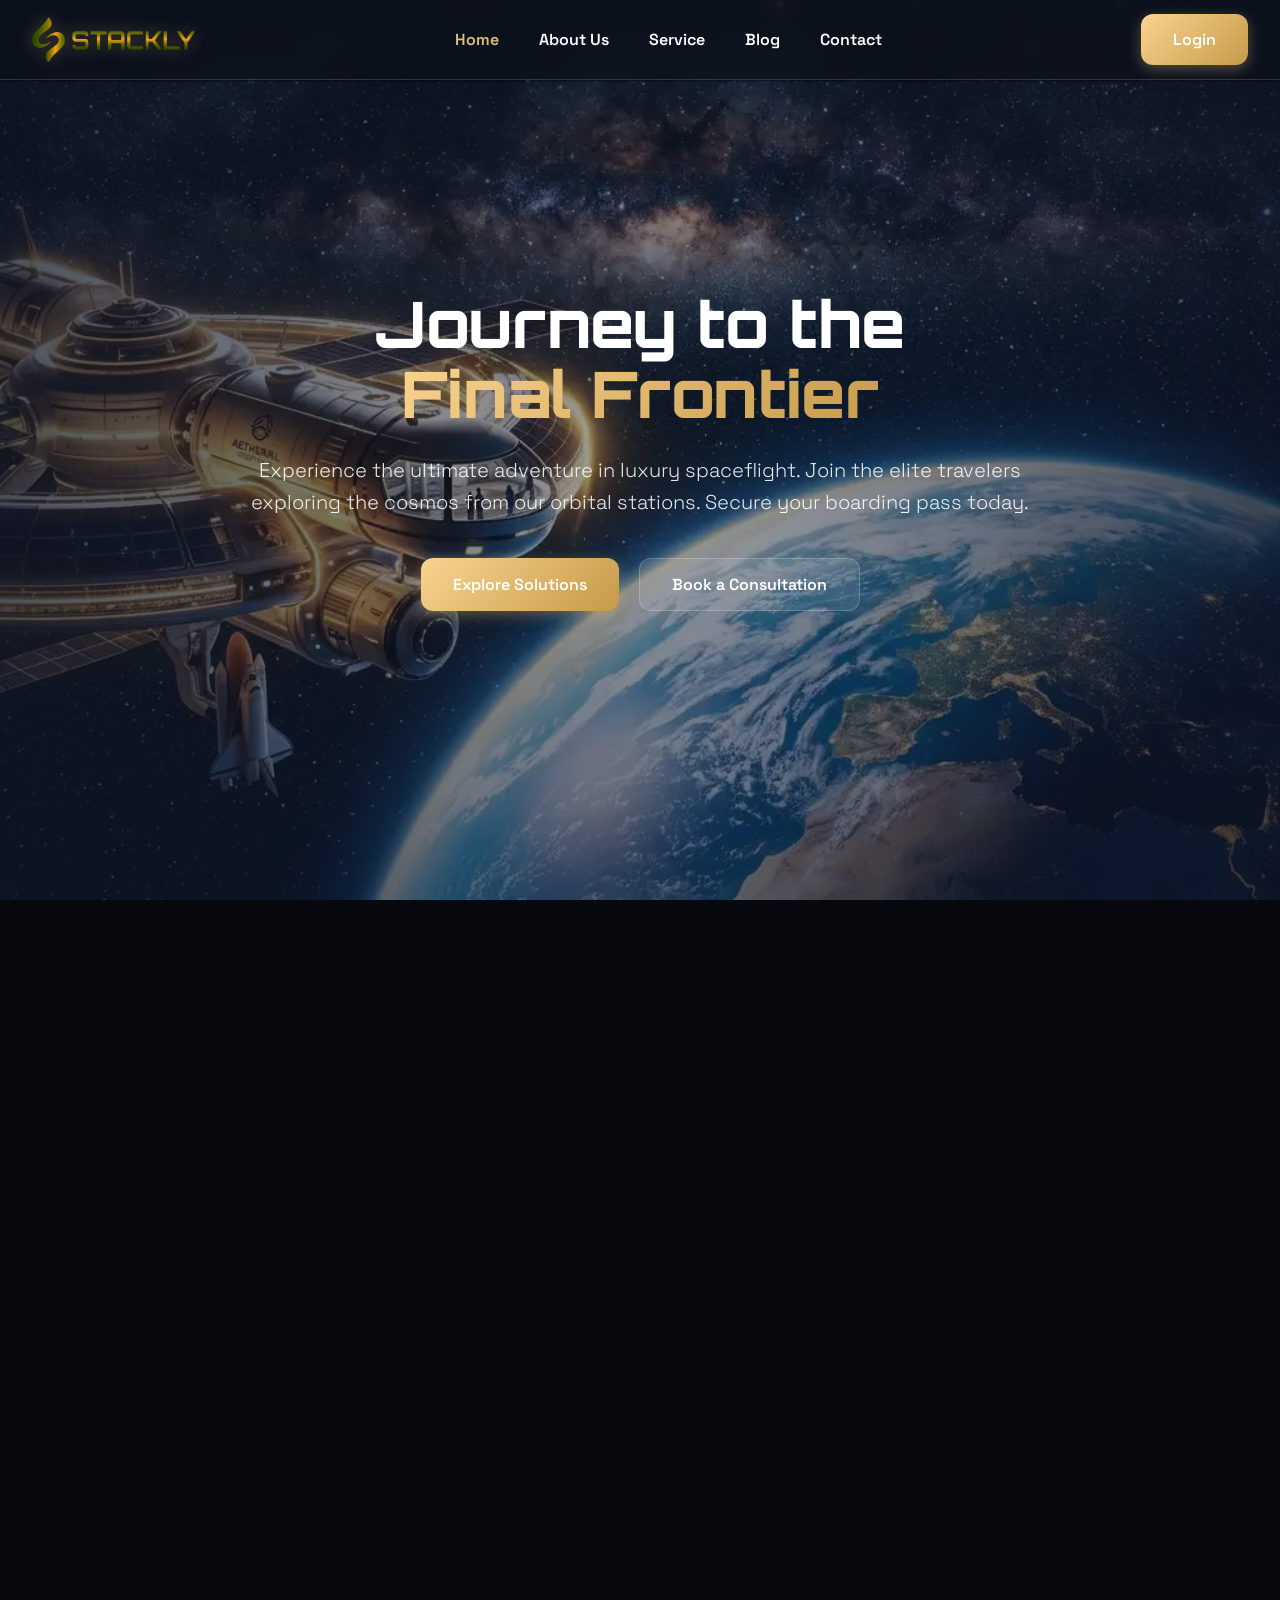
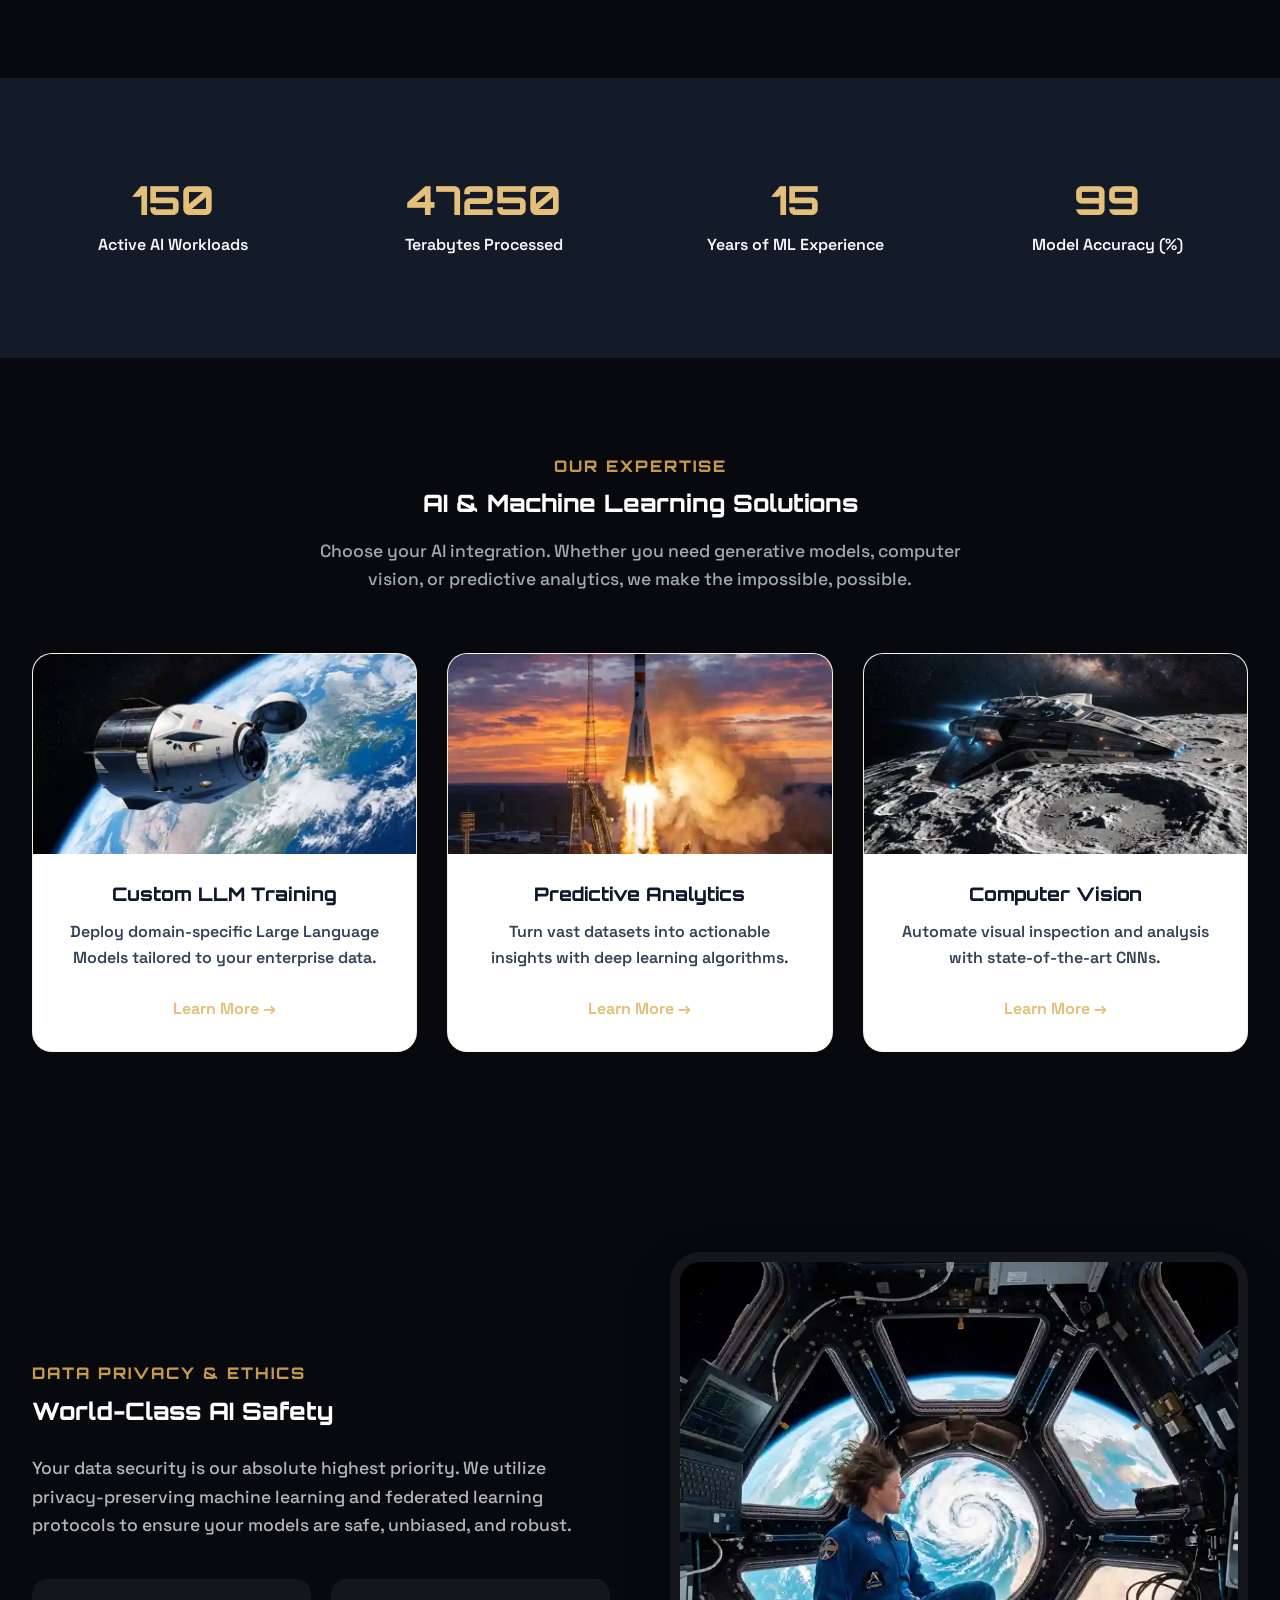
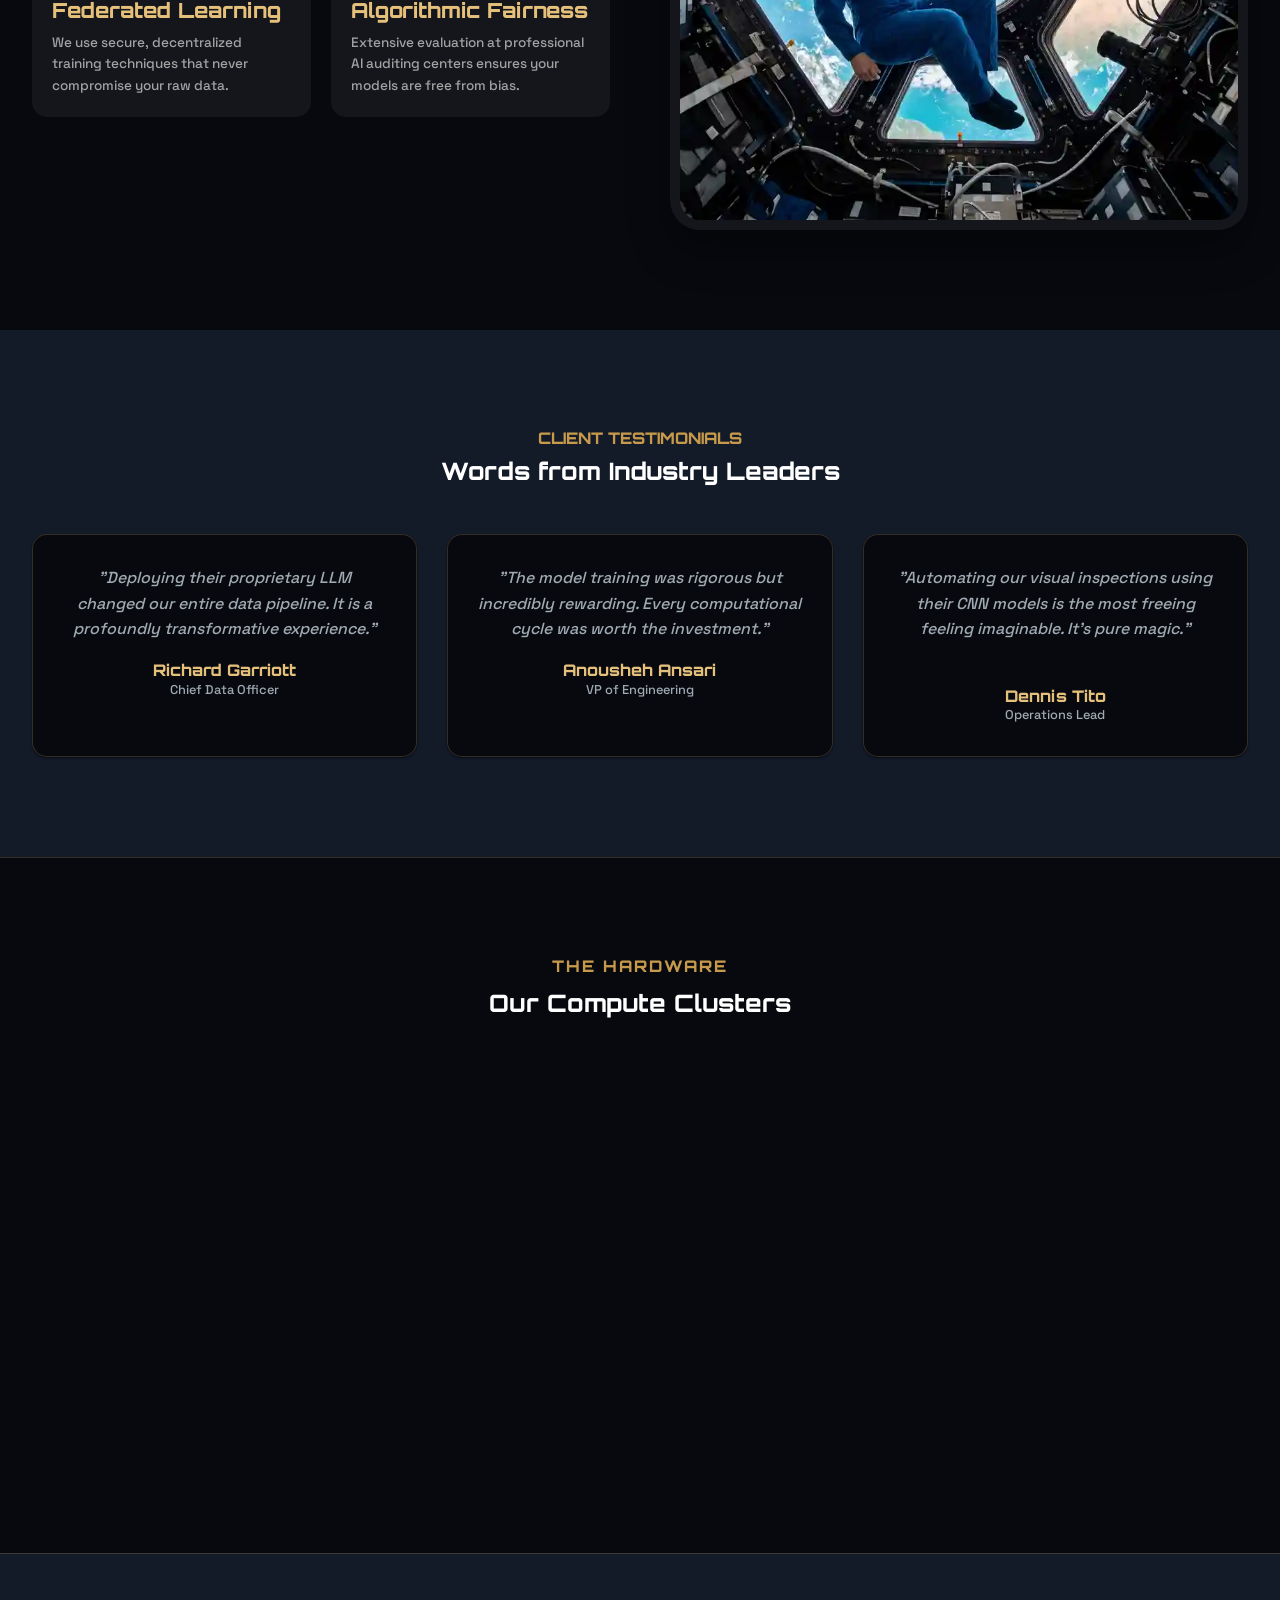
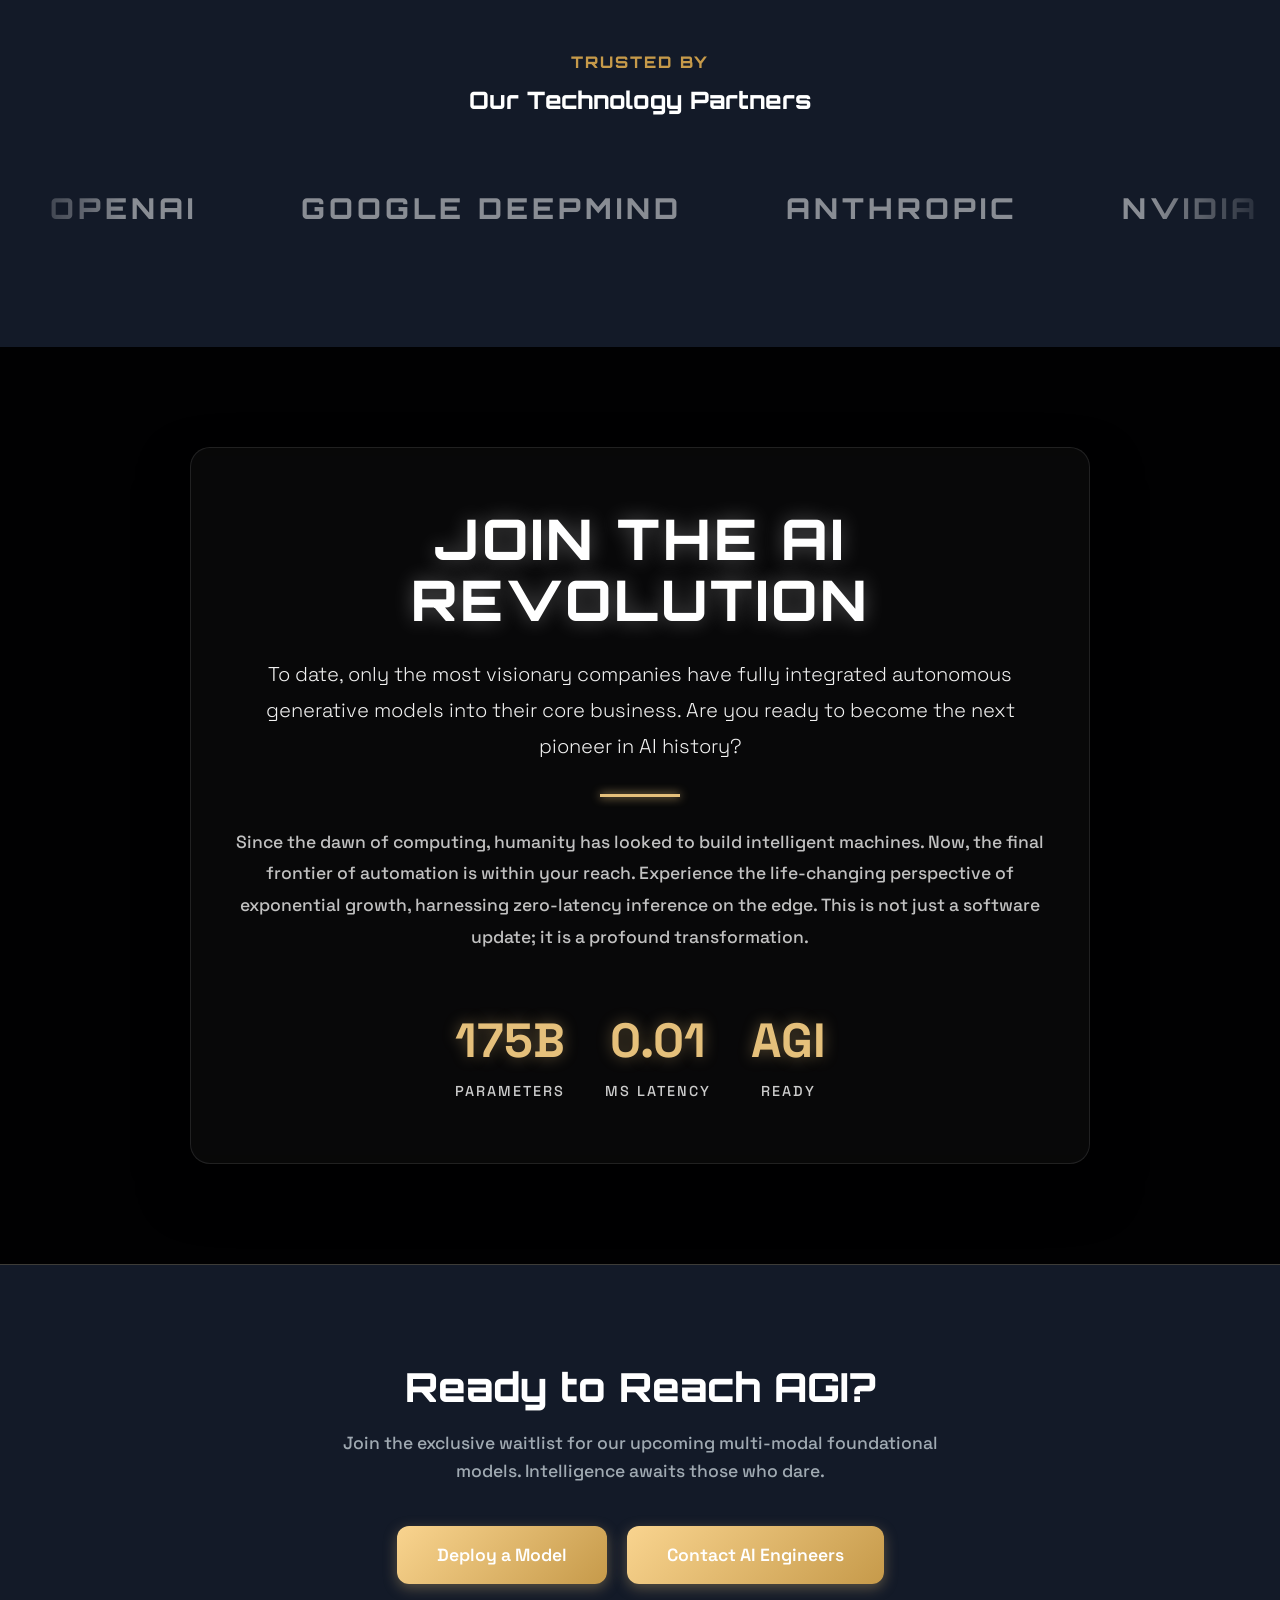
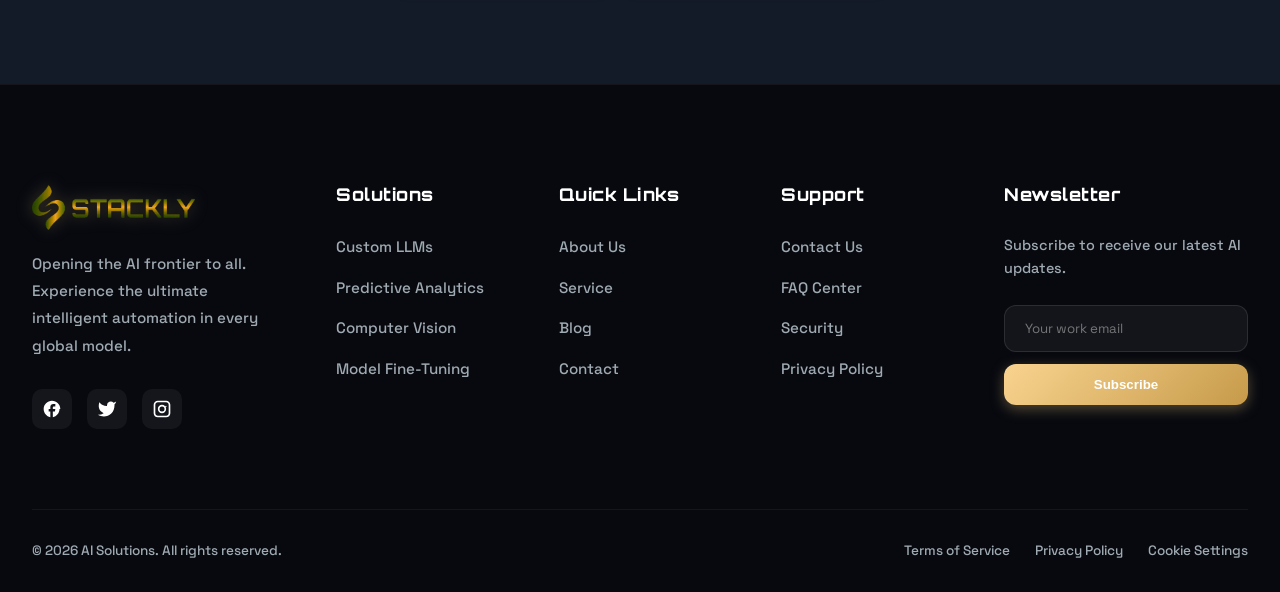
<file: index.html>
﻿<!doctype html>
<html lang="en">
  <head>
    <meta charset="UTF-8" />
    <meta name="viewport" content="width=device-width, initial-scale=1.0" />
    <title>AI Solutions | Powering the future with Intelligence</title>
    <link rel="stylesheet" href="css/style.css" />
    <link rel="stylesheet" href="https://unpkg.com/aos@next/dist/aos.css" />
    <link
      href="https://fonts.googleapis.com/css2?family=Orbitron:wght@400;500;600;700;800;900&family=Space+Grotesk:wght@300;400;500;600;700&display=swap"
      rel="stylesheet"
    />
  </head>

  <body>
    <!-- Preloader -->
    <div class="bankio-loader">
        <img src="assets/Stackly-logo-Blue.webp" alt="Stackly Logo" style="height: 50px; margin-bottom: 40px; filter: hue-rotate(-165deg) saturate(1.5) brightness(1.5) drop-shadow(0 0 10px rgba(229,192,123,0.4)); animation: loaderPulse 2s ease-in-out infinite;">
        <div class="solar-system">
            <div class="sun"></div>
            <div class="orbit orbit-earth">
                <div class="earth">
                    <div class="orbit orbit-moon">
                        <div class="moon"></div>
                    </div>
                </div>
            </div>
        </div>
        <div class="bankio-loader-text" style="font-family: 'Orbitron', sans-serif; font-weight: 800; letter-spacing: 2px;">PREPARING FOR LAUNCH</div>
    </div>

    <!-- Header Section -->
    <header>
      <div class="container">
        <a href="index.html" class="logo" style="text-decoration: none; display: flex; align-items: center; gap: 8px;">
          <img src="assets/Stackly-logo-Blue.webp" alt="Stackly Logo" style="height: 45px; display: block; filter: hue-rotate(-165deg) saturate(1.5) brightness(1.2) drop-shadow(0 0 8px rgba(229,192,123,0.3));">
        </a>
        <nav>
          <ul class="nav-links">
            <li><a href="index.html" class="active">Home</a></li>
            <li><a href="about.html">About Us</a></li>
            <li><a href="service.html">Service</a></li>
            <li><a href="blog.html">Blog</a></li>
            <li><a href="contact.html">Contact</a></li>
            <li class="nav-mobile-only"><a href="login.html">Login</a></li>
          </ul>
        </nav>
        <div class="header-btns">
          <a href="login.html" class="btn btn-primary">Login</a>
        </div>
        <button id="navToggle" class="nav-toggle">â˜°</button>
      </div>
    </header>

    <!-- Hero Section -->
    <section class="hero-section">
      <img src="assets/space_hero_bg.webp" class="hero-video" alt="Space Orbital Station" style="width: 100%; height: 100%; object-fit: cover;" />
      <div class="hero-overlay"></div>
      <div class="container text-center">
        <h1
          data-aos="fade-up"
          style="
            font-size: clamp(1.8rem, 8vw, 4rem);
            margin-bottom: 25px;
            color: #fff;
          "
        >
          Journey to the <br /><span
            style="
              background: var(--primary-gradient);
              -webkit-background-clip: text;
              background-clip: text;
              -webkit-text-fill-color: transparent;
            "
            >Final Frontier</span
          >
        </h1>
        <p
          data-aos="fade-up"
          data-aos-delay="200"
          style="
            font-size: 1.25rem;
            color: rgba(255, 255, 255, 0.9);
            max-width: 800px;
            margin: 0 auto 40px;
            font-weight: 300;
          "
        >
          Experience the ultimate adventure in luxury spaceflight. Join the elite travelers exploring the cosmos from our orbital stations. Secure your boarding pass today.
        </p>
        <div
          data-aos="fade-up"
          data-aos-delay="400"
          style="display: flex; gap: 20px; justify-content: center"
        >
          <a href="404.html" class="btn btn-primary">Explore Solutions</a>
          <a
            href="404.html"
            class="btn btn-secondary btn-explore"
            style="
              background: rgba(255, 255, 255, 0.1);
              border-color: rgba(255, 255, 255, 0.2);
              color: #fff;
            "
            >Book a Consultation</a
          >
        </div>
      </div>
    </section>

    <!-- MZ Mission Section -->
    <section class="section-padding" style="background: var(--dark);">
      <div class="container">
        <div style="display: grid; grid-template-columns: repeat(auto-fit, minmax(min(100%, 400px), 1fr)); gap: 60px; align-items: center;">
          <div data-aos="fade-right">
            <h4 style="color: var(--secondary); margin-bottom: 15px; letter-spacing: 2px;">ENTERPRISE AI</h4>
            <h2 style="margin-bottom: 30px; font-size: 2.5rem; color: #fff;">Next-Gen Predictive Models</h2>
            <p style="color: rgba(255, 255, 255, 0.7); margin-bottom: 20px; font-size: 1.1rem; line-height: 1.8;">
              Our AI solutions are a historic milestone in enterprise automation. Leveraging state-of-the-art transformers and deep learning architectures, we empower organizations to forecast market trends with unprecedented accuracy.
            </p>
            <p style="color: rgba(255, 255, 255, 0.7); margin-bottom: 30px; font-size: 1.1rem; line-height: 1.8;">
              This marks the first autonomous system capable of multi-modal reasoning, testing the limits of computational capabilities and opening the door for future innovation.
            </p>
            <a href="service.html" class="btn btn-primary">Learn About Our Models</a>
          </div>
          <div data-aos="fade-left" style="border-radius: 20px; overflow: hidden; box-shadow: var(--shadow-lg);">
            <img src="assets/iss_mission.webp" alt="Enterprise AI Dashboard" style="width: 100%; height: auto;" />
          </div>
        </div>
      </div>
    </section>

    <!-- Stats Section -->
    <section
      class="stats-section section-padding"
      style="background-color: var(--light-bg)"
    >
      <div class="container">
        <div
          style="
            display: grid;
            grid-template-columns: repeat(auto-fit, minmax(min(100%, 200px), 1fr));
            gap: 30px;
            text-align: center;
          "
        >
          <div class="reveal">
            <h2
              class="counter"
              data-target="150"
              style="
                color: var(--primary);
                font-size: 2.5rem;
                margin-bottom: 10px;
              "
            >
              0
            </h2>
            <p style="font-weight: 600">Active AI Workloads</p>
          </div>
          <div class="reveal">
            <h2
              class="counter"
              data-target="50000"
              style="
                color: var(--primary);
                font-size: 2.5rem;
                margin-bottom: 10px;
              "
            >
              0
            </h2>
            <p style="font-weight: 600">Terabytes Processed</p>
          </div>
          <div class="reveal">
            <h2
              class="counter"
              data-target="15"
              style="
                color: var(--primary);
                font-size: 2.5rem;
                margin-bottom: 10px;
              "
            >
              0
            </h2>
            <p style="font-weight: 600">Years of ML Experience</p>
          </div>
          <div class="reveal">
            <h2
              class="counter"
              data-target="99"
              style="
                color: var(--primary);
                font-size: 2.5rem;
                margin-bottom: 10px;
              "
            >
              0
            </h2>
            <p style="font-weight: 600">Model Accuracy (%)</p>
          </div>
        </div>
      </div>
    </section>

    <!-- Spaceflight Experiences Section -->
    <section class="investment-tiers section-padding">
      <div class="container">
        <div class="text-center" style="margin-bottom: 60px">
          <h4
            style="
              color: var(--secondary);
              margin-bottom: 15px;
              letter-spacing: 2px;
            "
          >
            OUR EXPERTISE
          </h4>
          <h2 style="margin-bottom: 20px">AI & Machine Learning Solutions</h2>
          <p
            style="
              max-width: 700px;
              margin: 20px auto;
              color: var(--text-muted);
              font-size: 1.1rem;
            "
          >
            Choose your AI integration. Whether you need generative models, computer vision, or predictive analytics, we make the impossible, possible.
          </p>
        </div>
        <div
          style="
            display: grid;
            grid-template-columns: repeat(
              auto-fit,
              minmax(min(100%, 320px), 1fr)
            );
            gap: 30px;
          "
        >
          <div
            class="reveal card"
            style="
              display: flex;
              flex-direction: column;
              align-items: center;
              text-align: center;
              padding: 0;
              overflow: hidden;
            "
          >
            <div style="width: 100%; height: 200px; overflow: hidden;">
              <img
                src="assets/crew_dragon_index.webp"
                alt="Custom LLM Training"
                style="width: 100%; height: 100%; object-fit: cover; transition: transform 0.5s;"
                onmouseover="this.style.transform='scale(1.1)'"
                onmouseout="this.style.transform='scale(1)'"
              />
            </div>
            <div style="padding: 30px;">
              <h3>Custom LLM Training</h3>
              <p style="color: var(--text-muted); margin: 15px 0 25px">
                Deploy domain-specific Large Language Models tailored to your enterprise data.
              </p>
              <a href="404.html" style="color: var(--primary); font-weight: 700"
                >Learn More &rarr;</a
              >
            </div>
          </div>
          
          <div
            class="reveal card"
            style="
              display: flex;
              flex-direction: column;
              align-items: center;
              text-align: center;
              padding: 0;
              overflow: hidden;
            "
          >
            <div style="width: 100%; height: 200px; overflow: hidden;">
              <img
                src="assets/soyuz_rocket_index.webp"
                alt="Predictive Analytics"
                style="width: 100%; height: 100%; object-fit: cover; transition: transform 0.5s;"
                onmouseover="this.style.transform='scale(1.1)'"
                onmouseout="this.style.transform='scale(1)'"
              />
            </div>
            <div style="padding: 30px;">
              <h3>Predictive Analytics</h3>
              <p style="color: var(--text-muted); margin: 15px 0 25px">
                Turn vast datasets into actionable insights with deep learning algorithms.
              </p>
              <a href="404.html" style="color: var(--primary); font-weight: 700"
                >Learn More &rarr;</a
              >
            </div>
          </div>

          <div
            class="reveal card"
            style="
              display: flex;
              flex-direction: column;
              align-items: center;
              text-align: center;
              padding: 0;
              overflow: hidden;
            "
          >
            <div style="width: 100%; height: 200px; overflow: hidden;">
              <img
                src="assets/mz_mission_index.webp"
                alt="Computer Vision"
                style="width: 100%; height: 100%; object-fit: cover; transition: transform 0.5s;"
                onmouseover="this.style.transform='scale(1.1)'"
                onmouseout="this.style.transform='scale(1)'"
              />
            </div>
            <div style="padding: 30px;">
              <h3>Computer Vision</h3>
              <p style="color: var(--text-muted); margin: 15px 0 25px">
                Automate visual inspection and analysis with state-of-the-art CNNs.
              </p>
              <a href="404.html" style="color: var(--primary); font-weight: 700"
                >Learn More &rarr;</a
              >
            </div>
          </div>
        </div>
      </div>
    </section>

    <!-- Mission Safety Section -->
    <section
      class="section-padding"
      style="background: var(--dark); color: var(--white)"
    >
      <div class="container">
        <div
          style="
            display: grid;
            grid-template-columns: repeat(
              auto-fit,
              minmax(min(100%, 450px), 1fr)
            );
            gap: 60px;
            align-items: center;
          "
        >
          <div class="reveal">
            <h4
              style="
                color: var(--secondary);
                margin-bottom: 15px;
                letter-spacing: 2px;
              "
            >
              DATA PRIVACY & ETHICS
            </h4>
            <h2 style="margin-bottom: 30px; color: #fff">
              World-Class AI Safety
            </h2>
            <p style="font-size: 1.1rem; opacity: 0.7; margin-bottom: 40px">
              Your data security is our absolute highest priority. We utilize privacy-preserving machine learning and federated learning protocols to ensure your models are safe, unbiased, and robust.
            </p>
            <div
              style="
                display: grid;
                grid-template-columns: repeat(
                  auto-fit,
                  minmax(min(100%, 250px), 1fr)
                );
                gap: 20px;
              "
            >
              <div
                style="
                  padding: 20px;
                  background: rgba(255, 255, 255, 0.05);
                  border-radius: 15px;
                "
              >
                <h3
                  style="
                    color: var(--primary);
                    font-size: 1.3rem;
                    margin-bottom: 10px;
                  "
                >
                  Federated Learning
                </h3>
                <p style="font-size: 0.85rem; opacity: 0.6">
                  We use secure, decentralized training techniques that never compromise your raw data.
                </p>
              </div>
              <div
                style="
                  padding: 20px;
                  background: rgba(255, 255, 255, 0.05);
                  border-radius: 15px;
                "
              >
                <h3
                  style="
                    color: var(--primary);
                    font-size: 1.3rem;
                    margin-bottom: 10px;
                  "
                >
                  Algorithmic Fairness
                </h3>
                <p style="font-size: 0.85rem; opacity: 0.6">
                  Extensive evaluation at professional AI auditing centers ensures your models are free from bias.
                </p>
              </div>
            </div>
          </div>
          <div class="reveal">
            <div
              style="
                position: relative;
                padding: 10px;
                background: rgba(255, 255, 255, 0.05);
                border-radius: 30px;
                box-shadow: 0 20px 40px rgba(0, 0, 0, 0.4);
              "
            >
              <img
                src="assets/join_elite_bg.webp"
                alt="AI Safety"
                style="
                  width: 100%;
                  border-radius: 20px;
                "
              />
            </div>
          </div>
        </div>
      </div>
    </section>

    <!-- Testimonials Section -->
    <section
      class="testimonials-section section-padding"
      style="background-color: var(--light-bg)"
    >
      <div class="container text-center">
        <h4 style="color: var(--secondary); margin-bottom: 10px">
          CLIENT TESTIMONIALS
        </h4>
        <h2 style="margin-bottom: 50px">
          Words from Industry Leaders
        </h2>
        <div
          style="
            display: grid;
            grid-template-columns: repeat(
              auto-fit,
              minmax(min(100%, 300px), 1fr)
            );
            gap: 30px;
          "
        >
          <div
            class="reveal"
            style="
              padding: 30px;
              background: var(--dark);
              border-radius: 15px;
              box-shadow: var(--shadow-sm);
              border: 1px solid var(--border);
            "
          >
            <p
              style="
                font-style: italic;
                color: var(--text-muted);
                margin-bottom: 20px;
              "
            >
              "Deploying their proprietary LLM changed our entire data pipeline. It is a profoundly transformative experience."
            </p>
            <h4 style="color: var(--primary)">Richard Garriott</h4>
            <p style="font-size: 0.8rem; color: var(--text-muted)">
              Chief Data Officer
            </p>
          </div>
          <div
            class="reveal"
            style="
              padding: 30px;
              background: var(--dark);
              border-radius: 15px;
              box-shadow: var(--shadow-sm);
              border: 1px solid var(--border);
            "
          >
            <p
              style="
                font-style: italic;
                color: var(--text-muted);
                margin-bottom: 20px;
              "
            >
              "The model training was rigorous but incredibly rewarding. Every computational cycle was worth the investment."
            </p>
            <h4 style="color: var(--primary)">Anousheh Ansari</h4>
            <p style="font-size: 0.8rem; color: var(--text-muted)">
              VP of Engineering
            </p>
          </div>
          <div
            class="reveal"
            style="
              padding: 30px;
              background: var(--dark);
              border-radius: 15px;
              box-shadow: var(--shadow-sm);
              border: 1px solid var(--border);
            "
          >
            <p
              style="
                font-style: italic;
                color: var(--text-muted);
                margin-bottom: 20px;
              "
            >
              "Automating our visual inspections using their CNN models is the most freeing feeling imaginable. It's pure magic."
            </p><br>
            <h4 style="color: var(--primary)">Dennis Tito</h4>
            <p style="font-size: 0.8rem; color: var(--text-muted)">
              Operations Lead
            </p>
          </div>
        </div>
      </div>
    </section>

    <!-- The Fleet -->
    <section class="section-padding" style="background: var(--dark); border-top: 1px solid var(--border);">
      <div class="container text-center">
        <h4 style="color: var(--secondary); margin-bottom: 15px; letter-spacing: 2px;">THE HARDWARE</h4>
        <h2 style="margin-bottom: 60px; color: #fff;">Our Compute Clusters</h2>
        
        <style>
          .fleet-card-wrapper {
            position: relative;
            border-radius: 12px;
            padding: 2px;
            overflow: hidden;
            transition: transform 0.4s ease, box-shadow 0.4s ease;
            z-index: 1;
            background: var(--border);
          }
          .fleet-card-wrapper::before {
            content: '';
            position: absolute;
            top: -50%;
            left: -50%;
            width: 200%;
            height: 200%;
            background: conic-gradient(transparent, transparent, transparent, var(--primary));
            animation: border-spin 4s linear infinite;
            opacity: 0;
            transition: opacity 0.4s ease;
            z-index: -1;
          }
          .fleet-card-wrapper:hover {
            transform: translateY(-10px);
            box-shadow: 0 15px 35px rgba(0,0,0,0.6);
          }
          .fleet-card-wrapper:hover::before {
            opacity: 1;
          }
          @keyframes border-spin {
            0% { transform: rotate(0deg); }
            100% { transform: rotate(360deg); }
          }
          .fleet-card-inner {
            background: var(--light-bg);
            border-radius: 10px;
            height: 100%;
            overflow: hidden;
            position: relative;
            z-index: 2;
          }
          .fleet-img-zoom img {
            transition: transform 0.6s ease, opacity 0.6s ease;
          }
          .fleet-card-wrapper:hover .fleet-img-zoom img {
            transform: scale(1.1);
            opacity: 1 !important;
          }
        </style>

        <div style="display: grid; grid-template-columns: repeat(auto-fit, minmax(min(100%, 350px), 1fr)); gap: 40px; text-align: left;">
          
          <div class="fleet-card-wrapper" data-aos="fade-up">
            <div class="fleet-card-inner">
              <div class="fleet-img-zoom" style="width: 100%; height: 200px; background: #000; overflow: hidden;">
                <img src="assets/lunar_mission.webp" alt="Tensor Core Cluster" style="width: 100%; height: 100%; object-fit: cover; opacity: 0.8;" />
              </div>
              <div style="padding: 30px;">
                <h3 style="color: var(--primary); margin-bottom: 15px;">H100 Tensor Core Cluster</h3>
                <p style="color: var(--text-muted);">The legendary NVIDIA H100 cluster is the most powerful and reliable AI hardware in history. It has been the backbone of generative AI training since 2024, providing a robust compute capacity.</p>
              </div>
            </div>
          </div>
          
          <div class="fleet-card-wrapper" data-aos="fade-up" data-aos-delay="100">
            <div class="fleet-card-inner">
              <div class="fleet-img-zoom" style="width: 100%; height: 200px; background: #000; overflow: hidden;">
                <img src="assets/service_spacewalk.webp" alt="Quantum Processor" style="width: 100%; height: 100%; object-fit: cover; opacity: 0.8; filter: hue-rotate(180deg);" />
              </div>
              <div style="padding: 30px;">
                <h3 style="color: var(--primary); margin-bottom: 15px;">Quantum Edge Processors</h3>
                <p style="color: var(--text-muted);">The cutting-edge, fully autonomous Quantum Processing Units represent the new era of complex optimization algorithms. Featuring rapid qubit cohesion, it's a modern marvel.</p>
              </div>
            </div>
          </div>

        </div>
      </div>
    </section>

    <!-- Global Partnerships -->
    <section class="section-padding" style="background: var(--light-bg); border-top: 1px solid var(--border); overflow: hidden;">
      <div class="container text-center">
        <h4 style="color: var(--secondary); margin-bottom: 15px; letter-spacing: 2px;">TRUSTED BY</h4>
        <h2 style="margin-bottom: 60px;">Our Technology Partners</h2>
      </div>
      <style>
        .marquee-container {
          width: 100%;
          overflow: hidden;
          white-space: nowrap;
          position: relative;
          padding: 20px 0;
          mask-image: linear-gradient(to right, transparent, black 10%, black 90%, transparent);
          -webkit-mask-image: linear-gradient(to right, transparent, black 10%, black 90%, transparent);
        }
        .marquee-content {
          display: inline-block;
          animation: marquee-scroll 25s linear infinite;
        }
        .marquee-content h3 {
          display: inline-block;
          font-size: 1.8rem;
          letter-spacing: 4px;
          margin: 0 50px;
          opacity: 0.5;
          transition: all 0.3s ease;
          cursor: pointer;
        }
        .marquee-content h3:hover {
          opacity: 1;
          transform: scale(1.1);
          color: var(--primary, #007BFF);
        }
        @keyframes marquee-scroll {
          0% { transform: translateX(0); }
          100% { transform: translateX(-50%); }
        }
      </style>
      <div class="marquee-container">
        <div class="marquee-content">
          <!-- First set -->
          <h3>OPENAI</h3>
          <h3>GOOGLE DEEPMIND</h3>
          <h3>ANTHROPIC</h3>
          <h3>NVIDIA</h3>
          <h3>META AI</h3>
          <h3>MICROSOFT</h3>
          <h3>AWS</h3>
          <h3>HUGGING FACE</h3>
          <!-- Duplicate set for seamless loop -->
          <h3>OPENAI</h3>
          <h3>GOOGLE DEEPMIND</h3>
          <h3>ANTHROPIC</h3>
          <h3>NVIDIA</h3>
          <h3>META AI</h3>
          <h3>MICROSOFT</h3>
          <h3>AWS</h3>
          <h3>HUGGING FACE</h3>
        </div>
      </div>
    </section>

    <!-- Join The Elite -->
    <section class="section-padding" style="background: url('assets/join_elite_bg.webp') center/cover fixed; color: #fff; text-align: center; position: relative;">
      <div style="position: absolute; top: 0; left: 0; width: 100%; height: 100%; background: rgba(0, 0, 0, 0.85); z-index: 0;"></div>
      <div class="container" style="position: relative; z-index: 1;">
        <div style="background: rgba(255, 255, 255, 0.03); backdrop-filter: blur(15px); -webkit-backdrop-filter: blur(15px); border: 1px solid rgba(255, 255, 255, 0.1); border-radius: 20px; padding: 60px 40px; max-width: 900px; margin: 0 auto; box-shadow: 0 25px 50px rgba(0,0,0,0.5);">
          <h2 style="font-size: 3.5rem; margin-bottom: 25px; text-transform: uppercase; letter-spacing: 3px; color: #fff; text-shadow: 0 0 20px rgba(255,255,255,0.3);">Join the AI Revolution</h2>
          <p style="font-size: 1.25rem; margin: 0 auto 30px auto; color: rgba(255,255,255,0.95); line-height: 1.8; font-weight: 300;">
            To date, only the most visionary companies have fully integrated autonomous generative models into their core business. Are you ready to become the next pioneer in AI history?
          </p>
          <div style="width: 80px; height: 3px; background: var(--primary); margin: 0 auto 30px auto; box-shadow: 0 0 10px var(--primary);"></div>
          <p style="font-size: 1.1rem; margin: 0 auto 40px auto; color: rgba(255,255,255,0.75); line-height: 1.8;">
            Since the dawn of computing, humanity has looked to build intelligent machines. Now, the final frontier of automation is within your reach. Experience the life-changing perspective of exponential growth, harnessing zero-latency inference on the edge. This is not just a software update; it is a profound transformation.
          </p>
          
          <div style="display: flex; justify-content: center; flex-wrap: wrap; gap: 40px; margin-top: 50px;">
            <div style="text-align: center;">
              <div style="font-size: 3rem; font-weight: bold; color: var(--primary); text-shadow: 0 0 15px rgba(229,192,123,0.4);">175B</div>
              <div style="font-size: 0.9rem; color: #ccc; text-transform: uppercase; letter-spacing: 2px;">Parameters</div>
            </div>
            <div style="text-align: center;">
              <div style="font-size: 3rem; font-weight: bold; color: var(--primary); text-shadow: 0 0 15px rgba(229,192,123,0.4);">0.01</div>
              <div style="font-size: 0.9rem; color: #ccc; text-transform: uppercase; letter-spacing: 2px;">MS Latency</div>
            </div>
            <div style="text-align: center;">
              <div style="font-size: 3rem; font-weight: bold; color: var(--primary); text-shadow: 0 0 15px rgba(229,192,123,0.4);">AGI</div>
              <div style="font-size: 0.9rem; color: #ccc; text-transform: uppercase; letter-spacing: 2px;">Ready</div>
            </div>
          </div>
        </div>
      </div>
    </section>

    <!-- New Section: CTA / Discover -->
    <section class="section-padding" style="background: var(--light-bg); border-top: 1px solid var(--border); text-align: center;">
      <div class="container">
        <h2 style="font-size: 2.5rem; margin-bottom: 20px;">Ready to Reach AGI?</h2>
        <p style="color: var(--text-muted); max-width: 600px; margin: 0 auto 40px auto; font-size: 1.1rem;">Join the exclusive waitlist for our upcoming multi-modal foundational models. Intelligence awaits those who dare.</p>
        <div style="display: flex; justify-content: center; gap: 20px; flex-wrap: wrap;">
            <a href="404.html" class="btn btn-primary" style="padding: 15px 40px; font-size: 1.1rem;">Deploy a Model</a>
            <a href="contact.html" class="btn btn-primary" style="padding: 15px 40px; font-size: 1.1rem;">Contact AI Engineers</a>
        </div>
      </div>
    </section>

        <!-- Footer -->
    <footer class="footer">
      <div class="container">
        <div class="footer-grid">
          <div class="footer-col">
            <a href="index.html" class="logo" style="margin-bottom: 20px; display: inline-flex; align-items: center; gap: 8px; text-decoration: none;">
              <img src="assets/Stackly-logo-Blue.webp" alt="Stackly Logo" style="height: 45px; display: block; filter: hue-rotate(-165deg) saturate(1.5) brightness(1.2) drop-shadow(0 0 8px rgba(229,192,123,0.3));">
            </a>
            <p class="footer-description">
              Opening the AI frontier to all. Experience the ultimate intelligent automation in every global model.
            </p>
            <div class="footer-socials">
              <a href="404.html" aria-label="Facebook">
                <svg width="20" height="20" fill="currentColor" viewBox="0 0 24 24"><path d="M22 12c0-5.52-4.48-10-10-10S2 6.48 2 12c0 4.84 3.44 8.87 8 9.8V15H8v-3h2V9.5C10 7.57 11.57 6 13.5 6H16v3h-2c-.55 0-1 .45-1 1v2h3l-.5 3h-2.5v6.8c4.56-.93 8-4.96 8-9.8z"/></svg>
              </a>
              <a href="404.html" aria-label="Twitter">
                <svg width="20" height="20" fill="currentColor" viewBox="0 0 24 24"><path d="M23 3a10.9 10.9 0 0 1-3.14 1.53 4.48 4.48 0 0 0-7.86 3v1A10.66 10.66 0 0 1 3 4s-4 9 5 13a11.64 11.64 0 0 1-7 2c9 5 20 0 20-11.5a4.5 4.5 0 0 0-.08-.83A7.72 7.72 0 0 0 23 3z"/></svg>
              </a>
              <a href="404.html" aria-label="Instagram">
                <svg width="20" height="20" fill="currentColor" viewBox="0 0 24 24"><path d="M7 2h10c2.76 0 5 2.24 5 5v10c0 2.76-2.24 5-5 5H7c-2.76 0-5-2.24-5-5V7c0-2.76 2.24-5 5-5zm0 2c-1.66 0-3 1.34-3 3v10c0 1.66 1.34 3 3 3h10c1.66 0 3-1.34 3-3V7c0-1.66-1.34-3-3-3H7zm5 3a5 5 0 1 1 0 10 5 5 0 0 1 0-10zm0 2a3 3 0 1 0 0 6 3 3 0 0 0 0-6zm4.75-1a.75.75 0 1 1 0 1.5.75.75 0 0 1 0-1.5z"/></svg>
              </a>
            </div>
          </div>
          <div class="footer-col">
            <h4>Solutions</h4>
            <ul>
              <li><a href="404.html">Custom LLMs</a></li>
              <li><a href="404.html">Predictive Analytics</a></li>
              <li><a href="404.html">Computer Vision</a></li>
              <li><a href="404.html">Model Fine-Tuning</a></li>
            </ul>
          </div>
          <div class="footer-col">
            <h4>Quick Links</h4>
            <ul>
              <li><a href="about.html">About Us</a></li>
              <li><a href="service.html">Service</a></li>
              <li><a href="blog.html">Blog</a></li>
              <li><a href="contact.html">Contact</a></li>
            </ul>
          </div>
          <div class="footer-col">
            <h4>Support</h4>
            <ul>
              <li><a href="404.html">Contact Us</a></li>
              <li><a href="404.html">FAQ Center</a></li>
              <li><a href="404.html">Security</a></li>
              <li><a href="404.html">Privacy Policy</a></li>
            </ul>
          </div>
          <div class="footer-col footer-newsletter">
            <h4>Newsletter</h4>
            <p>Subscribe to receive our latest AI updates.</p>
            <form action="404.html" class="newsletter-form" >
              <input type="email" placeholder="Your work email" required />
              <button href="404.html" type="submit" class="btn btn-primary">Subscribe</button>
            </form>
          </div>
        </div>
        <div class="footer-bottom">
          <div class="footer-bottom-grid">
            <p>&copy; 2026 AI Solutions. All rights reserved.</p>
            <div class="footer-policy-links">
              <a href="404.html">Terms of Service</a>
              <a href="404.html">Privacy Policy</a>
              <a href="404.html">Cookie Settings</a>
            </div>
          </div>
        </div>
      </div>
    </footer>

    <script src="https://unpkg.com/aos@next/dist/aos.js"></script>
    <script src="js/script.js"></script>
  </body>
</html>
</file>
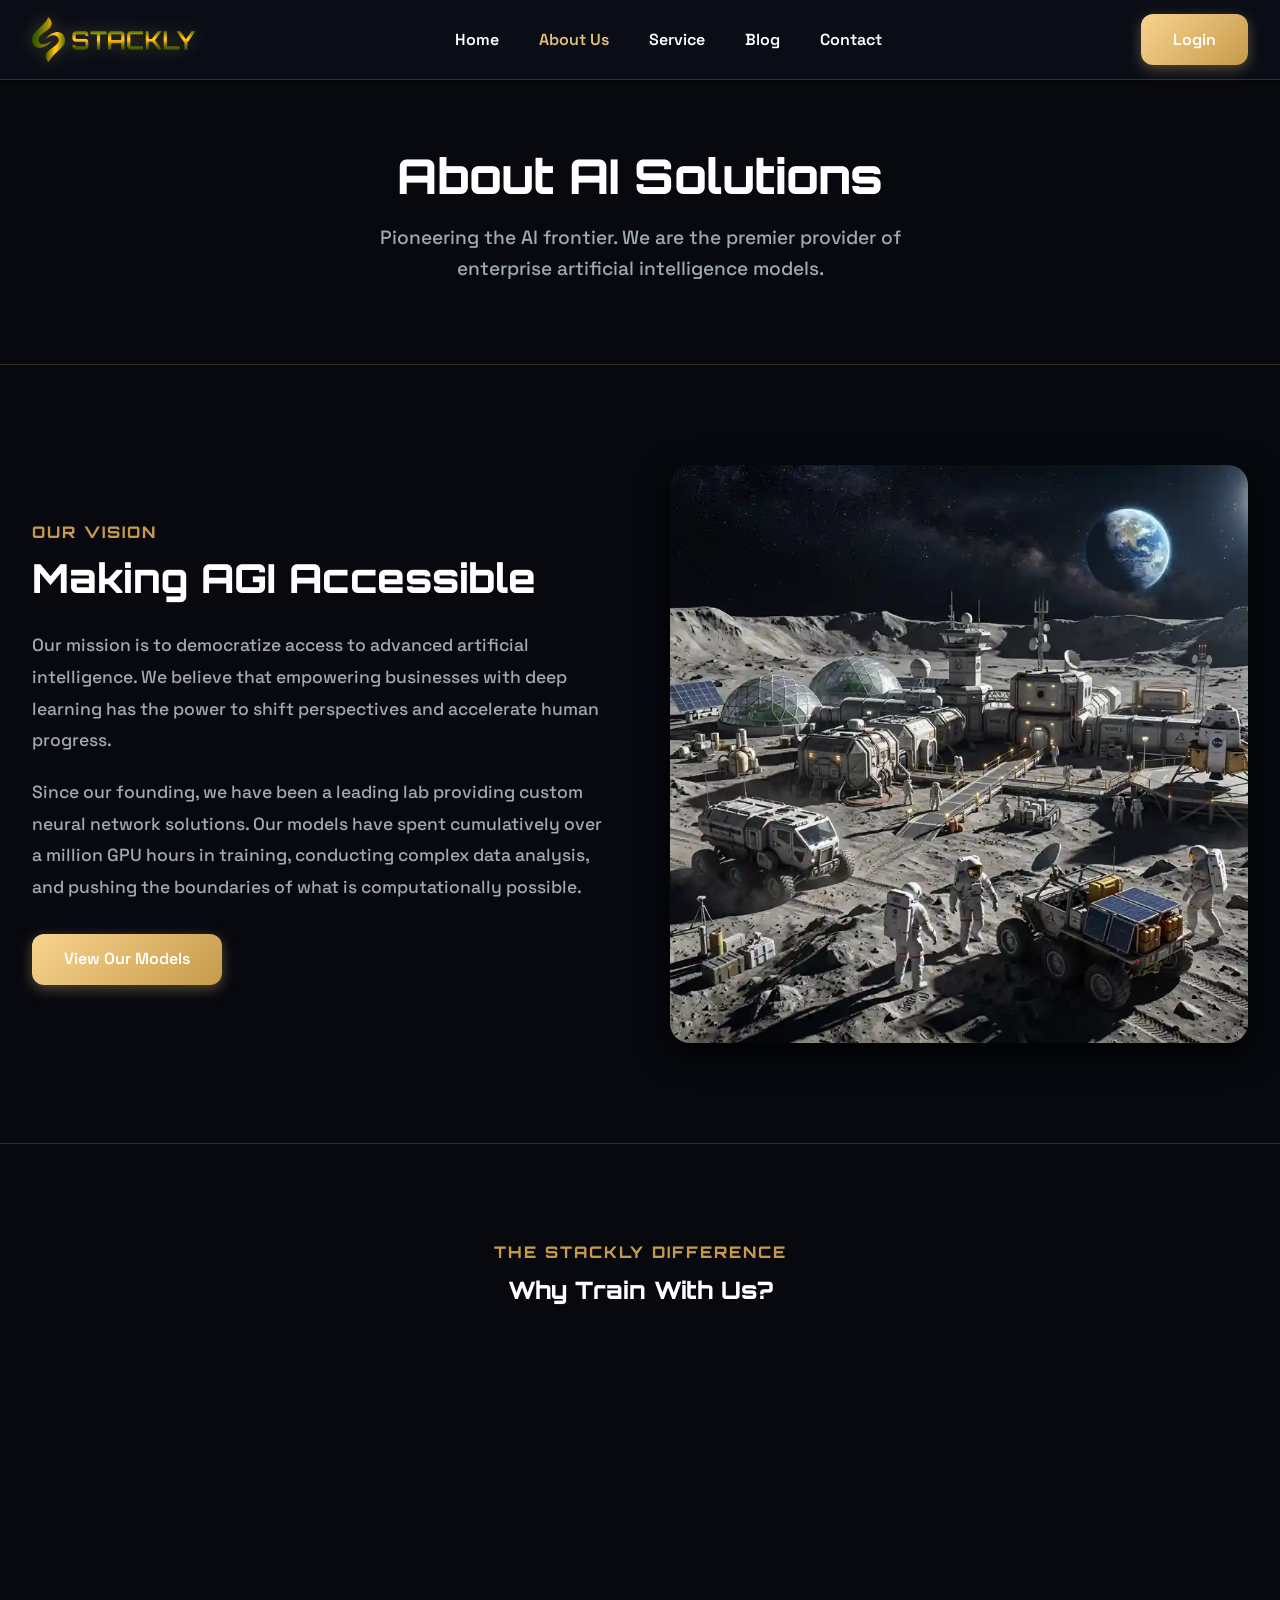
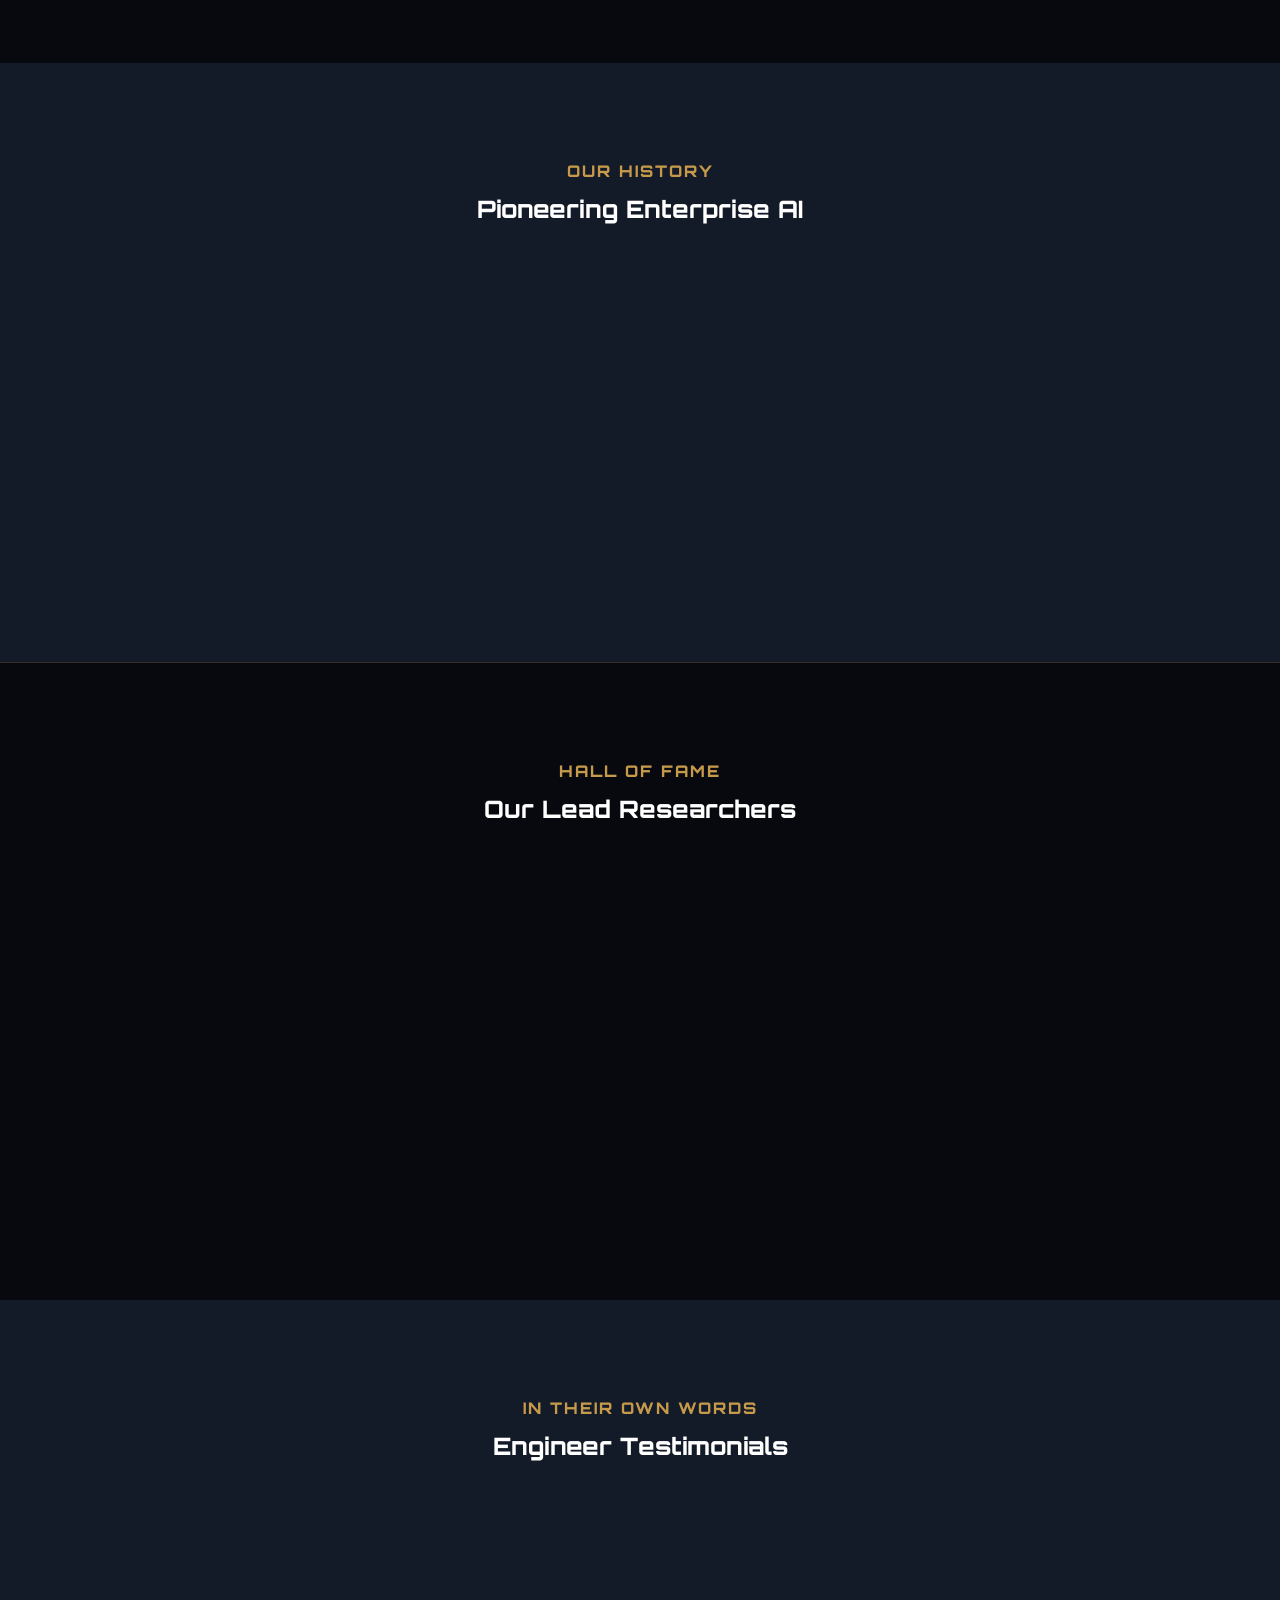
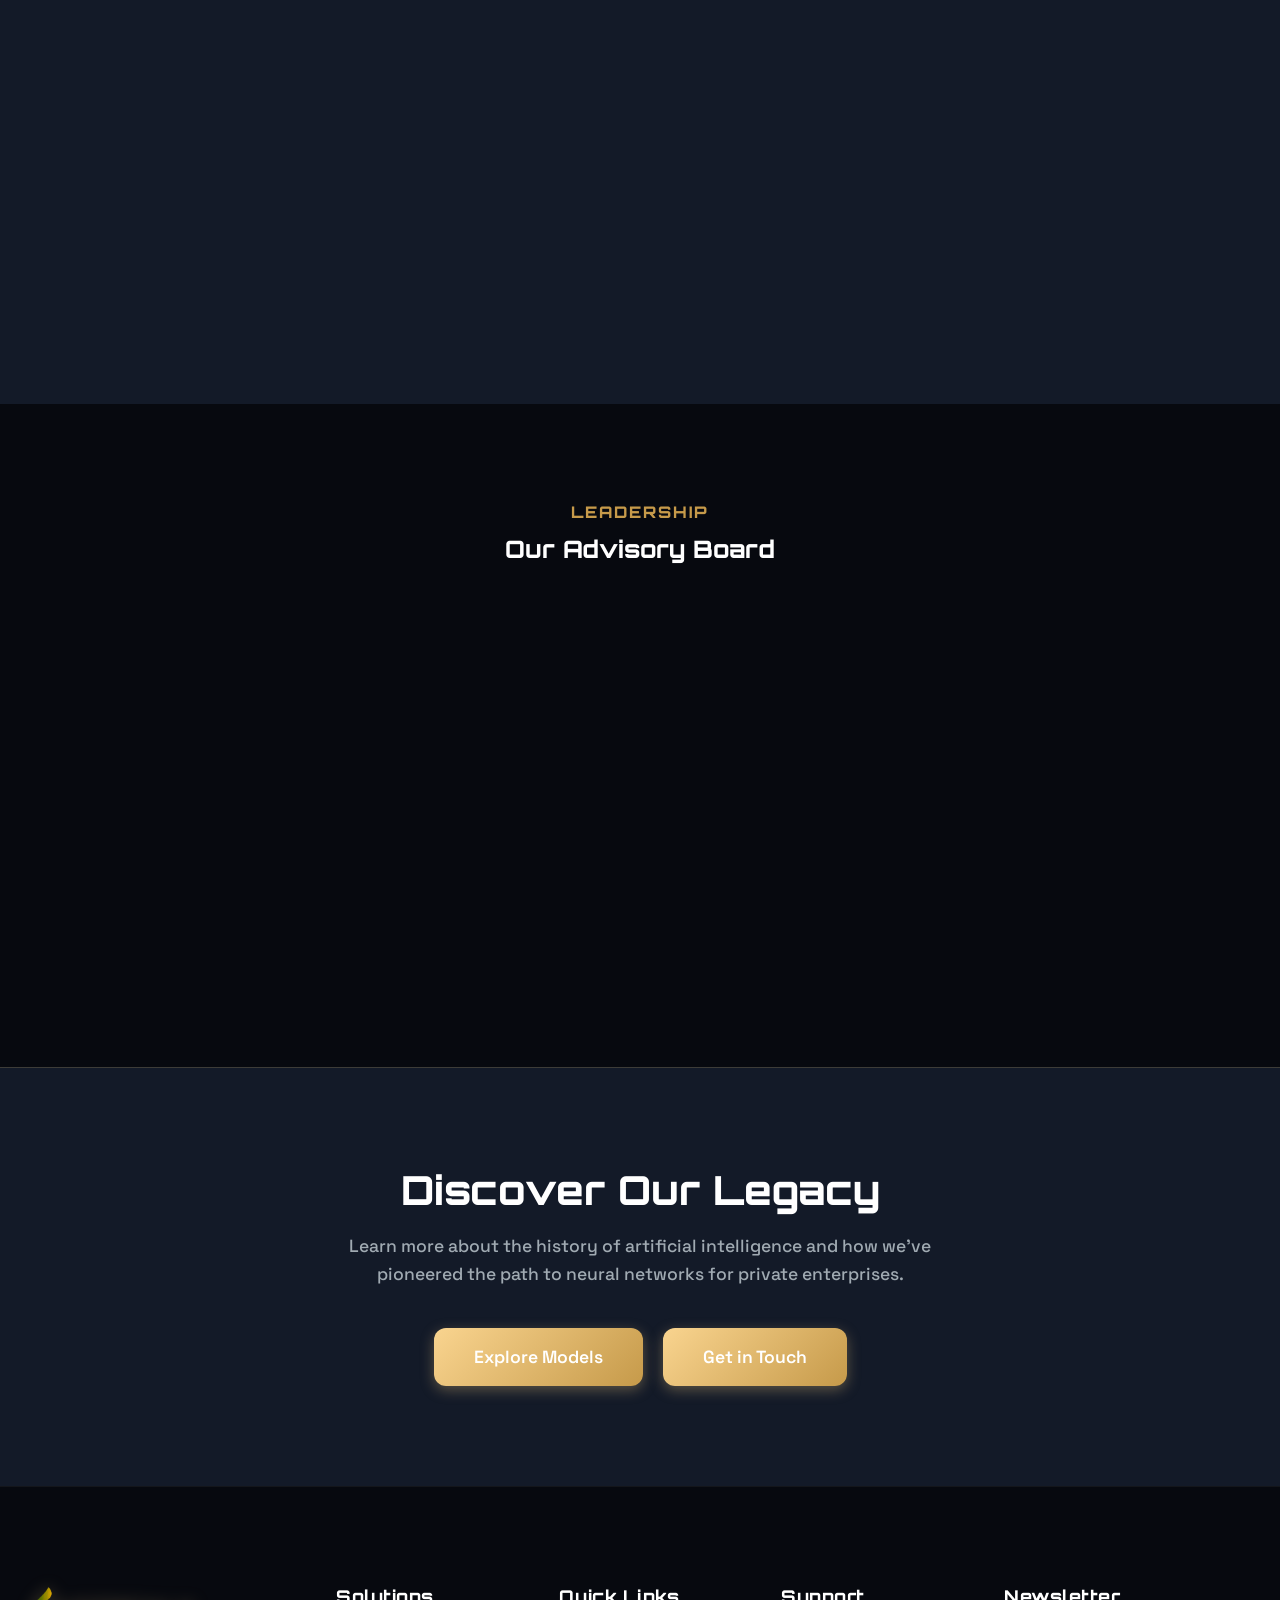
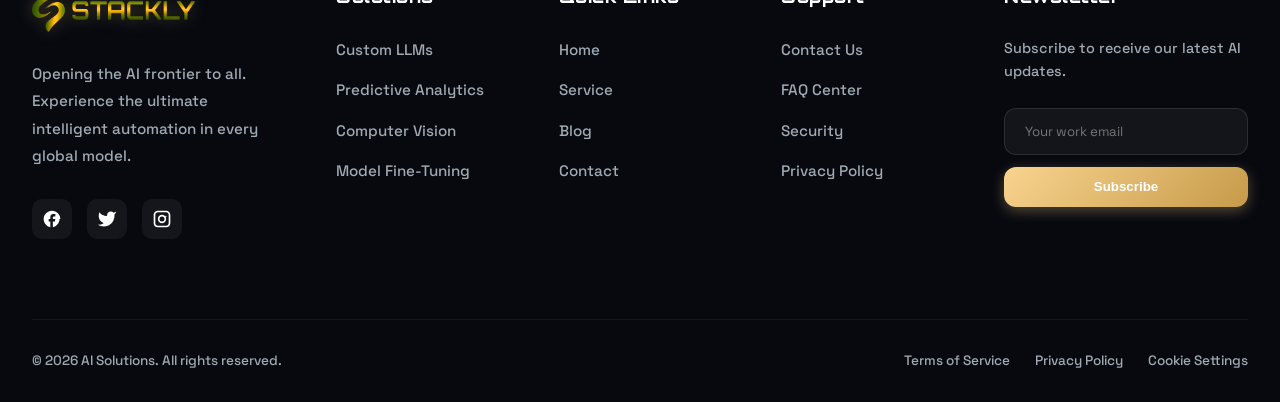
<file: about.html>
﻿<!doctype html>
<html lang="en">
  <head>
    <meta charset="UTF-8" />
    <meta name="viewport" content="width=device-width, initial-scale=1.0" />
    <title>About Us | AI Solutions</title>
    <link rel="stylesheet" href="css/style.css" />
    <link rel="stylesheet" href="https://unpkg.com/aos@next/dist/aos.css" />
    <link
      href="https://fonts.googleapis.com/css2?family=Orbitron:wght@400;500;600;700;800;900&family=Space+Grotesk:wght@300;400;500;600;700&display=swap"
      rel="stylesheet"
    />
  </head>

  <body>
    <!-- Preloader -->
    <div class="bankio-loader">
        <img src="assets/Stackly-logo-Blue.webp" alt="Stackly Logo" style="height: 50px; margin-bottom: 40px; filter: hue-rotate(-165deg) saturate(1.5) brightness(1.5) drop-shadow(0 0 10px rgba(229,192,123,0.4)); animation: loaderPulse 2s ease-in-out infinite;">
        <div class="solar-system">
            <div class="sun"></div>
            <div class="orbit orbit-earth">
                <div class="earth">
                    <div class="orbit orbit-moon">
                        <div class="moon"></div>
                    </div>
                </div>
            </div>
        </div>
        <div class="bankio-loader-text" style="font-family: 'Orbitron', sans-serif; font-weight: 800; letter-spacing: 2px;">PREPARING FOR LAUNCH</div>
    </div>
    <!-- Header Section -->
    <header>
      <div class="container">
        <a href="index.html" class="logo">
          <img src="assets/Stackly-logo-Blue.webp" alt="Stackly Logo" style="height: 45px; display: block; filter: hue-rotate(-165deg) saturate(1.5) brightness(1.5) drop-shadow(0 0 8px rgba(229,192,123,0.3));">
        </a>
        <nav>
          <ul class="nav-links">
            <li><a href="index.html">Home</a></li>
            <li><a href="about.html" class="active">About Us</a></li>
            <li><a href="service.html">Service</a></li>
            <li><a href="blog.html">Blog</a></li>
            <li><a href="contact.html">Contact</a></li>
            <li class="nav-mobile-only"><a href="login.html">Login</a></li>
          </ul>
        </nav>
        <div class="header-btns">
          <a href="login.html" class="btn btn-primary">Login</a>
        </div>
        <button id="navToggle" class="nav-toggle">â˜°</button>
      </div>
    </header>

    <!-- Page Header -->
    <div class="page-header" style="background: var(--dark); padding: 150px 0 80px; text-align: center; border-bottom: 1px solid var(--border);">
      <div class="container">
        <h1 style="font-size: 3rem; margin-bottom: 20px;">About AI Solutions</h1>
        <p style="color: var(--text-muted); font-size: 1.2rem; max-width: 600px; margin: 0 auto;">Pioneering the AI frontier. We are the premier provider of enterprise artificial intelligence models.</p>
      </div>
    </div>

    <!-- Our Vision Section -->
    <section class="section-padding">
      <div class="container">
        <div style="display: grid; grid-template-columns: repeat(auto-fit, minmax(min(100%, 400px), 1fr)); gap: 60px; align-items: center;">
          <div data-aos="fade-right">
            <h4 style="color: var(--secondary); margin-bottom: 15px; letter-spacing: 2px;">OUR VISION</h4>
            <h2 style="margin-bottom: 30px; font-size: 2.5rem;">Making AGI Accessible</h2>
            <p style="color: var(--text-muted); margin-bottom: 20px; font-size: 1.1rem; line-height: 1.8;">
              Our mission is to democratize access to advanced artificial intelligence. We believe that empowering businesses with deep learning has the power to shift perspectives and accelerate human progress. 
            </p>
            <p style="color: var(--text-muted); margin-bottom: 30px; font-size: 1.1rem; line-height: 1.8;">
              Since our founding, we have been a leading lab providing custom neural network solutions. Our models have spent cumulatively over a million GPU hours in training, conducting complex data analysis, and pushing the boundaries of what is computationally possible.
            </p>
            <a href="service.html" class="btn btn-primary">View Our Models</a>
          </div>
          <div data-aos="fade-left" style="border-radius: 20px; overflow: hidden; box-shadow: var(--shadow-lg);">
            <img src="assets/vision_about.webp" alt="AI Vision" style="width: 100%; height: auto;" />
          </div>
        </div>
      </div>
    </section>

    <!-- Why Choose Us -->
    <section class="section-padding" style="background: var(--dark); border-top: 1px solid var(--border);">
      <div class="container text-center">
        <h4 style="color: var(--secondary); margin-bottom: 15px; letter-spacing: 2px;">THE STACKLY DIFFERENCE</h4>
        <h2 style="margin-bottom: 60px; color: #fff;">Why Train With Us?</h2>
        <style>
          .feature-card {
            position: relative;
            overflow: hidden;
            transition: all 0.4s ease;
            z-index: 1;
            background: var(--light-bg);
            border: 1px solid var(--border);
            border-radius: 12px;
            padding: 30px;
          }
          .feature-card::before {
            content: '';
            position: absolute;
            top: 100%;
            left: 0;
            width: 100%;
            height: 100%;
            background: var(--primary);
            transition: top 0.4s cubic-bezier(0.175, 0.885, 0.32, 1.275);
            z-index: -1;
          }
          .feature-card:hover {
            transform: translateY(-10px);
            box-shadow: 0 15px 30px rgba(0,0,0,0.5);
            border-color: var(--primary);
          }
          .feature-card h3, .feature-card p {
            transition: color 0.4s ease;
          }
          .feature-card:hover h3 {
            color: #fff !important;
          }
          .feature-card:hover p {
            color: rgba(255,255,255,0.9) !important;
          }
        </style>
        <div style="display: grid; grid-template-columns: repeat(auto-fit, minmax(min(100%, 300px), 1fr)); gap: 40px; text-align: left;">
          <div class="feature-card" data-aos="fade-up">
            <h3 style="color: var(--primary); margin-bottom: 15px;">Proven Model Accuracy</h3>
            <p style="color: var(--text-muted);">We are one of the few labs to have successfully launched billion-parameter foundational models, ensuring unmatched reliability and expertise.</p>
          </div>
          <div class="feature-card" data-aos="fade-up" data-aos-delay="100">
            <h3 style="color: var(--primary); margin-bottom: 15px;">Comprehensive Security</h3>
            <p style="color: var(--text-muted);">From federated learning to adversarial testing, our models undergo rigorous preparation alongside leading security researchers.</p>
          </div>
          <div class="feature-card" data-aos="fade-up" data-aos-delay="200">
            <h3 style="color: var(--primary); margin-bottom: 15px;">Customized Architectures</h3>
            <p style="color: var(--text-muted);">Whether your goal is natural language, predictive analytics, or computer vision, we tailor every aspect of your model to your specific objectives.</p>
          </div>
        </div>
      </div>
    </section>

    <!-- History / Milestones -->
    <section class="section-padding" style="background: var(--light-bg);">
      <div class="container text-center">
        <h4 style="color: var(--secondary); margin-bottom: 15px; letter-spacing: 2px;">OUR HISTORY</h4>
        <h2 style="margin-bottom: 60px;">Pioneering Enterprise AI</h2>
        <style>
          .milestone-flip {
            background-color: transparent;
            perspective: 1000px;
            min-height: 280px;
          }
          .milestone-inner {
            position: relative;
            width: 100%;
            height: 100%;
            text-align: center;
            transition: transform 0.8s cubic-bezier(0.175, 0.885, 0.32, 1.275);
            transform-style: preserve-3d;
            border-radius: 12px;
          }
          .milestone-flip:hover .milestone-inner {
            transform: rotateY(180deg);
          }
          .milestone-front, .milestone-back {
            position: absolute;
            width: 100%;
            height: 100%;
            -webkit-backface-visibility: hidden;
            backface-visibility: hidden;
            border-radius: 12px;
            padding: 30px;
            display: flex;
            flex-direction: column;
            justify-content: center;
            align-items: center;
          }
          .milestone-front {
            background: var(--dark);
            border: 1px solid var(--border);
          }
          .milestone-back {
            background: var(--primary);
            color: #fff;
            transform: rotateY(180deg);
            border: 1px solid var(--primary);
          }
          .milestone-back p {
            color: rgba(255, 255, 255, 0.9) !important;
            margin: 0;
          }
        </style>
        <div style="display: grid; grid-template-columns: repeat(auto-fit, minmax(min(100%, 250px), 1fr)); gap: 40px; text-align: center;">
          
          <div class="milestone-flip" data-aos="fade-up">
            <div class="milestone-inner">
              <div class="milestone-front">
                <h3 style="color: var(--primary); font-size: 2.5rem; margin-bottom: 15px;">2012</h3>
                <h4 style="margin-bottom: 0; color: var(--white);">First Deep CNN</h4>
              </div>
              <div class="milestone-back">
                <p>We developed one of the first deep convolutional neural networks to achieve superhuman performance in image recognition.</p>
              </div>
            </div>
          </div>
          
          <div class="milestone-flip" data-aos="fade-up" data-aos-delay="100">
            <div class="milestone-inner">
              <div class="milestone-front">
                <h3 style="color: var(--primary); font-size: 2.5rem; margin-bottom: 15px;">2018</h3>
                <h4 style="margin-bottom: 0; color: var(--white);">Transformer Architecture</h4>
              </div>
              <div class="milestone-back">
                <p>Transitioned our models to the transformative attention-based architecture, unlocking NLP capabilities.</p>
              </div>
            </div>
          </div>
          
          <div class="milestone-flip" data-aos="fade-up" data-aos-delay="200">
            <div class="milestone-inner">
              <div class="milestone-front">
                <h3 style="color: var(--primary); font-size: 2.5rem; margin-bottom: 15px;">2023</h3>
                <h4 style="margin-bottom: 0; color: var(--white);">Multi-Modal Foundational Models</h4>
              </div>
              <div class="milestone-back">
                <p>Successfully trained and launched a multi-modal model capable of reasoning across text, audio, and vision.</p>
              </div>
            </div>
          </div>

          <div class="milestone-flip" data-aos="fade-up" data-aos-delay="300">
            <div class="milestone-inner">
              <div class="milestone-front">
                <h3 style="color: var(--primary); font-size: 2.5rem; margin-bottom: 15px;">Future</h3>
                <h4 style="margin-bottom: 0; color: var(--white);">AGI Deployment</h4>
              </div>
              <div class="milestone-back">
                <p>Developing the first safe and scalable Artificial General Intelligence systems for widespread commercial use.</p>
              </div>
            </div>
          </div>

        </div>
      </div>
    </section>

    <!-- Private Astronauts -> AI Pioneers -->
    <section class="section-padding" style="background: var(--dark); border-top: 1px solid var(--border);">
      <div class="container text-center">
        <h4 style="color: var(--secondary); margin-bottom: 15px; letter-spacing: 2px;">HALL OF FAME</h4>
        <h2 style="margin-bottom: 60px; color: #fff;">Our Lead Researchers</h2>
        <style>
          .astronaut-card {
            border: 1px solid var(--border);
            padding: 25px 20px;
            border-radius: 12px;
            background: transparent;
            transition: all 0.3s ease;
          }
          .astronaut-card:hover {
            border-color: var(--primary);
            transform: translateY(-8px);
            box-shadow: 0 10px 25px rgba(0, 0, 0, 0.4);
            background: rgba(255, 255, 255, 0.03);
          }
        </style>
        <div style="display: grid; grid-template-columns: repeat(auto-fit, minmax(min(100%, 200px), 1fr)); gap: 40px;">
          
          <div class="astronaut-card" data-aos="fade-up">
            <h3 style="color: var(--primary); margin-bottom: 10px;">Dennis Tito</h3>
            <p style="color: var(--text-muted); font-size: 0.9rem;">VP of Deep Learning</p>
          </div>
          
          <div class="astronaut-card" data-aos="fade-up" data-aos-delay="100">
            <h3 style="color: var(--primary); margin-bottom: 10px;">Mark Shuttleworth</h3>
            <p style="color: var(--text-muted); font-size: 0.9rem;">Head of Compute Architecture</p>
          </div>
          
          <div class="astronaut-card" data-aos="fade-up" data-aos-delay="200">
            <h3 style="color: var(--primary); margin-bottom: 10px;">Gregory Olsen</h3>
            <p style="color: var(--text-muted); font-size: 0.9rem;">Lead AI Engineer</p>
          </div>
          
          <div class="astronaut-card" data-aos="fade-up" data-aos-delay="300">
            <h3 style="color: var(--primary); margin-bottom: 10px;">Anousheh Ansari</h3>
            <p style="color: var(--text-muted); font-size: 0.9rem;">Director of ML Safety</p>
          </div>

          <div class="astronaut-card" data-aos="fade-up" data-aos-delay="400">
            <h3 style="color: var(--primary); margin-bottom: 10px;">Charles Simonyi</h3>
            <p style="color: var(--text-muted); font-size: 0.9rem;">Chief AI Scientist</p>
          </div>

          <div class="astronaut-card" data-aos="fade-up" data-aos-delay="500">
            <h3 style="color: var(--primary); margin-bottom: 10px;">Richard Garriott</h3>
            <p style="color: var(--text-muted); font-size: 0.9rem;">Head of LLM Division</p>
          </div>

          <div class="astronaut-card" data-aos="fade-up" data-aos-delay="600">
            <h3 style="color: var(--primary); margin-bottom: 10px;">Guy LalibertÃ©</h3>
            <p style="color: var(--text-muted); font-size: 0.9rem;">Director of Generative Arts</p>
          </div>

          <div class="astronaut-card" data-aos="fade-up" data-aos-delay="700">
            <h3 style="color: var(--primary); margin-bottom: 10px;">Yusaku Maezawa</h3>
            <p style="color: var(--text-muted); font-size: 0.9rem;">AI Enterprise Lead</p>
          </div>
          
        </div>
      </div>
    </section>

    <!-- Astronaut Testimonials -> Engineer Testimonials -->
    <section class="section-padding" style="background: var(--light-bg);">
      <div class="container text-center">
        <h4 style="color: var(--secondary); margin-bottom: 15px; letter-spacing: 2px;">IN THEIR OWN WORDS</h4>
        <h2 style="margin-bottom: 60px;">Engineer Testimonials</h2>
        <div style="display: grid; grid-template-columns: repeat(auto-fit, minmax(min(100%, 300px), 1fr)); gap: 40px; text-align: left;">
          
          <div data-aos="fade-up" style="background: var(--dark); padding: 40px; border-radius: 20px; border: 1px solid var(--border); box-shadow: var(--shadow-sm);">
            <div style="color: var(--primary); font-size: 3rem; line-height: 1; margin-bottom: 20px;">"</div>
            <p style="color: var(--text-main); font-size: 1.1rem; font-style: italic; margin-bottom: 20px;">It's the most profound experience I have ever had. Watching the loss curve drop and the model gain reasoning capabilities changes your perspective on computing.</p>
            <h4 style="color: #fff; margin-bottom: 5px;">Dennis Tito</h4>
            <p style="color: var(--text-muted); font-size: 0.9rem;">VP of Deep Learning</p>
          </div>

          <div data-aos="fade-up" data-aos-delay="100" style="background: var(--dark); padding: 40px; border-radius: 20px; border: 1px solid var(--border); box-shadow: var(--shadow-sm);">
            <div style="color: var(--primary); font-size: 3rem; line-height: 1; margin-bottom: 20px;">"</div>
            <p style="color: var(--text-main); font-size: 1.1rem; font-style: italic; margin-bottom: 20px;">Deploying models and conducting research with our federated network was the realization of a lifelong dream. The support from the infrastructure team was phenomenal.</p>
            <h4 style="color: #fff; margin-bottom: 5px;">Anousheh Ansari</h4>
            <p style="color: var(--text-muted); font-size: 0.9rem;">Director of ML Safety</p>
          </div>

          <div data-aos="fade-up" data-aos-delay="200" style="background: var(--dark); padding: 40px; border-radius: 20px; border: 1px solid var(--border); box-shadow: var(--shadow-sm);">
            <div style="color: var(--primary); font-size: 3rem; line-height: 1; margin-bottom: 20px;">"</div>
            <p style="color: var(--text-main); font-size: 1.1rem; font-style: italic; margin-bottom: 20px;">The journey to scale is rigorous, but every second of compute optimization pays off the moment you see the model reasoning perfectly across multi-modal tasks.</p>
            <h4 style="color: #fff; margin-bottom: 5px;">Charles Simonyi</h4>
            <p style="color: var(--text-muted); font-size: 0.9rem;">Chief AI Scientist</p>
          </div>

        </div>
      </div>
    </section>

    <!-- Advisory Board -->
    <section class="section-padding">
      <div class="container text-center">
        <h4 style="color: var(--secondary); margin-bottom: 15px; letter-spacing: 2px;">LEADERSHIP</h4>
        <h2 style="margin-bottom: 60px;">Our Advisory Board</h2>
        <div style="display: grid; grid-template-columns: repeat(auto-fit, minmax(min(100%, 300px), 1fr)); gap: 40px;">
          
          <div data-aos="fade-up" style="background: var(--light-bg); padding: 40px; border-radius: 20px; border: 1px solid var(--border);">
            <div style="width: 120px; height: 120px; border-radius: 50%; background: #fff; margin: 0 auto 25px; overflow: hidden;">
              <img src="assets/david_miller.webp" alt="Eric Anderson" style="width: 100%; height: 100%; object-fit: cover; filter: grayscale(100%);" />
            </div>
            <h3 style="margin-bottom: 10px;">Eric Anderson</h3>
            <p style="color: var(--primary); font-weight: 600; margin-bottom: 15px;">Co-Founder & Chairman</p>
            <p style="color: var(--text-muted); font-size: 0.9rem;">Data scientist and entrepreneur who pioneered the enterprise AI industry.</p>
          </div>

          <div data-aos="fade-up" data-aos-delay="100" style="background: var(--light-bg); padding: 40px; border-radius: 20px; border: 1px solid var(--border);">
            <div style="width: 120px; height: 120px; border-radius: 50%; background: #fff; margin: 0 auto 25px; overflow: hidden;">
              <img src="assets/elena_rodriguez.webp" alt="Tom Shelley" style="width: 100%; height: 100%; object-fit: cover; filter: grayscale(100%);" />
            </div>
            <h3 style="margin-bottom: 10px;">Tom Shelley</h3>
            <p style="color: var(--primary); font-weight: 600; margin-bottom: 15px;">President</p>
            <p style="color: var(--text-muted); font-size: 0.9rem;">Leading the daily operations and strategic expansion of our global ML programs.</p>
          </div>

        </div>
      </div>
    </section>

    <!-- New Section: CTA / Discover -->
    <section class="section-padding" style="background: var(--light-bg); border-top: 1px solid var(--border); text-align: center;">
      <div class="container">
        <h2 style="font-size: 2.5rem; margin-bottom: 20px;">Discover Our Legacy</h2>
        <p style="color: var(--text-muted); max-width: 600px; margin: 0 auto 40px auto; font-size: 1.1rem;">Learn more about the history of artificial intelligence and how we've pioneered the path to neural networks for private enterprises.</p>
        <div style="display: flex; justify-content: center; gap: 20px; flex-wrap: wrap;">
            <a href="about.html" class="btn btn-primary" style="padding: 15px 40px; font-size: 1.1rem;">Explore Models</a>
            <a href="contact.html" class="btn btn-primary" style="padding: 15px 40px; font-size: 1.1rem;">Get in Touch</a>
        </div>
      </div>
    </section>

        <!-- Footer -->
    <footer class="footer">
      <div class="container">
        <div class="footer-grid">
          <div class="footer-col">
            <a href="index.html" class="logo" style="margin-bottom: 20px; display: inline-block;">
              <img src="assets/Stackly-logo-Blue.webp" alt="Stackly Logo" style="height: 45px; display: block; filter: hue-rotate(-165deg) saturate(1.5) brightness(1.5) drop-shadow(0 0 8px rgba(229,192,123,0.3));">
            </a>
            <p class="footer-description">
              Opening the AI frontier to all. Experience the ultimate intelligent automation in every global model.
            </p>
            <div class="footer-socials">
              <a href="404.html" aria-label="Facebook">
                <svg width="20" height="20" fill="currentColor" viewBox="0 0 24 24"><path d="M22 12c0-5.52-4.48-10-10-10S2 6.48 2 12c0 4.84 3.44 8.87 8 9.8V15H8v-3h2V9.5C10 7.57 11.57 6 13.5 6H16v3h-2c-.55 0-1 .45-1 1v2h3l-.5 3h-2.5v6.8c4.56-.93 8-4.96 8-9.8z"/></svg>
              </a>
              <a href="404.html" aria-label="Twitter">
                <svg width="20" height="20" fill="currentColor" viewBox="0 0 24 24"><path d="M23 3a10.9 10.9 0 0 1-3.14 1.53 4.48 4.48 0 0 0-7.86 3v1A10.66 10.66 0 0 1 3 4s-4 9 5 13a11.64 11.64 0 0 1-7 2c9 5 20 0 20-11.5a4.5 4.5 0 0 0-.08-.83A7.72 7.72 0 0 0 23 3z"/></svg>
              </a>
              <a href="404.html" aria-label="Instagram">
                <svg width="20" height="20" fill="currentColor" viewBox="0 0 24 24"><path d="M7 2h10c2.76 0 5 2.24 5 5v10c0 2.76-2.24 5-5 5H7c-2.76 0-5-2.24-5-5V7c0-2.76 2.24-5 5-5zm0 2c-1.66 0-3 1.34-3 3v10c0 1.66 1.34 3 3 3h10c1.66 0 3-1.34 3-3V7c0-1.66-1.34-3-3-3H7zm5 3a5 5 0 1 1 0 10 5 5 0 0 1 0-10zm0 2a3 3 0 1 0 0 6 3 3 0 0 0 0-6zm4.75-1a.75.75 0 1 1 0 1.5.75.75 0 0 1 0-1.5z"/></svg>
              </a>
            </div>
          </div>
          <div class="footer-col">
            <h4>Solutions</h4>
            <ul>
              <li><a href="404.html">Custom LLMs</a></li>
              <li><a href="404.html">Predictive Analytics</a></li>
              <li><a href="404.html">Computer Vision</a></li>
              <li><a href="404.html">Model Fine-Tuning</a></li>
            </ul>
          </div>
          <div class="footer-col">
            <h4>Quick Links</h4>
            <ul>
              <li><a href="index.html">Home</a></li>
              <li><a href="service.html">Service</a></li>
              <li><a href="blog.html">Blog</a></li>
              <li><a href="contact.html">Contact</a></li>
            </ul>
          </div>
          <div class="footer-col">
            <h4>Support</h4>
            <ul>
              <li><a href="404.html">Contact Us</a></li>
              <li><a href="404.html">FAQ Center</a></li>
              <li><a href="404.html">Security</a></li>
              <li><a href="404.html">Privacy Policy</a></li>
            </ul>
          </div>
          <div class="footer-col footer-newsletter">
            <h4>Newsletter</h4>
            <p>Subscribe to receive our latest AI updates.</p>
            <form action="404.html" class="newsletter-form">
              <input type="email" placeholder="Your work email" required />
              <button href="404.html" type="submit" class="btn btn-primary">Subscribe</button>
            </form>
          </div>
        </div>
        <div class="footer-bottom">
          <div class="footer-bottom-grid">
            <p>&copy; 2026 AI Solutions. All rights reserved.</p>
            <div class="footer-policy-links">
              <a href="404.html">Terms of Service</a>
              <a href="404.html">Privacy Policy</a>
              <a href="404.html">Cookie Settings</a>
            </div>
          </div>
        </div>
      </div>
    </footer>

    <script src="https://unpkg.com/aos@next/dist/aos.js"></script>
    <script src="js/script.js"></script>
  </body>
</html>
</file>
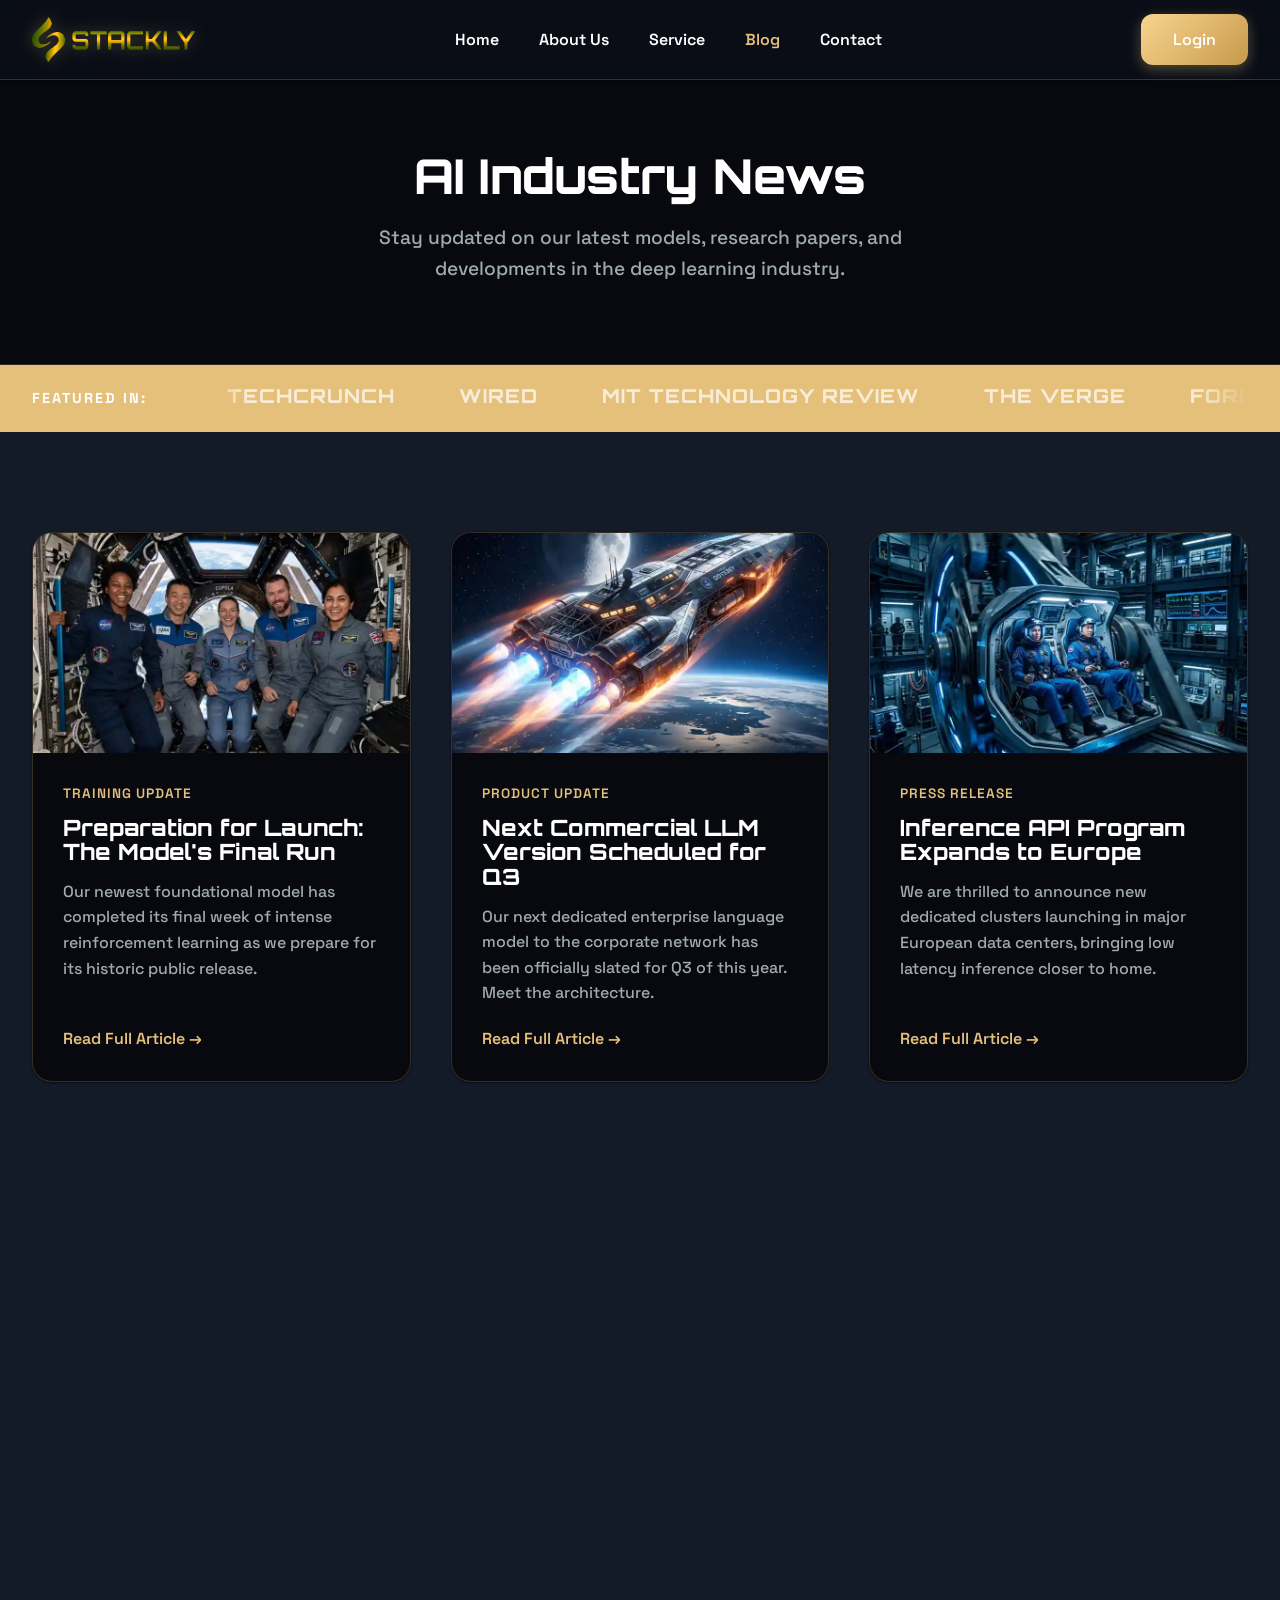
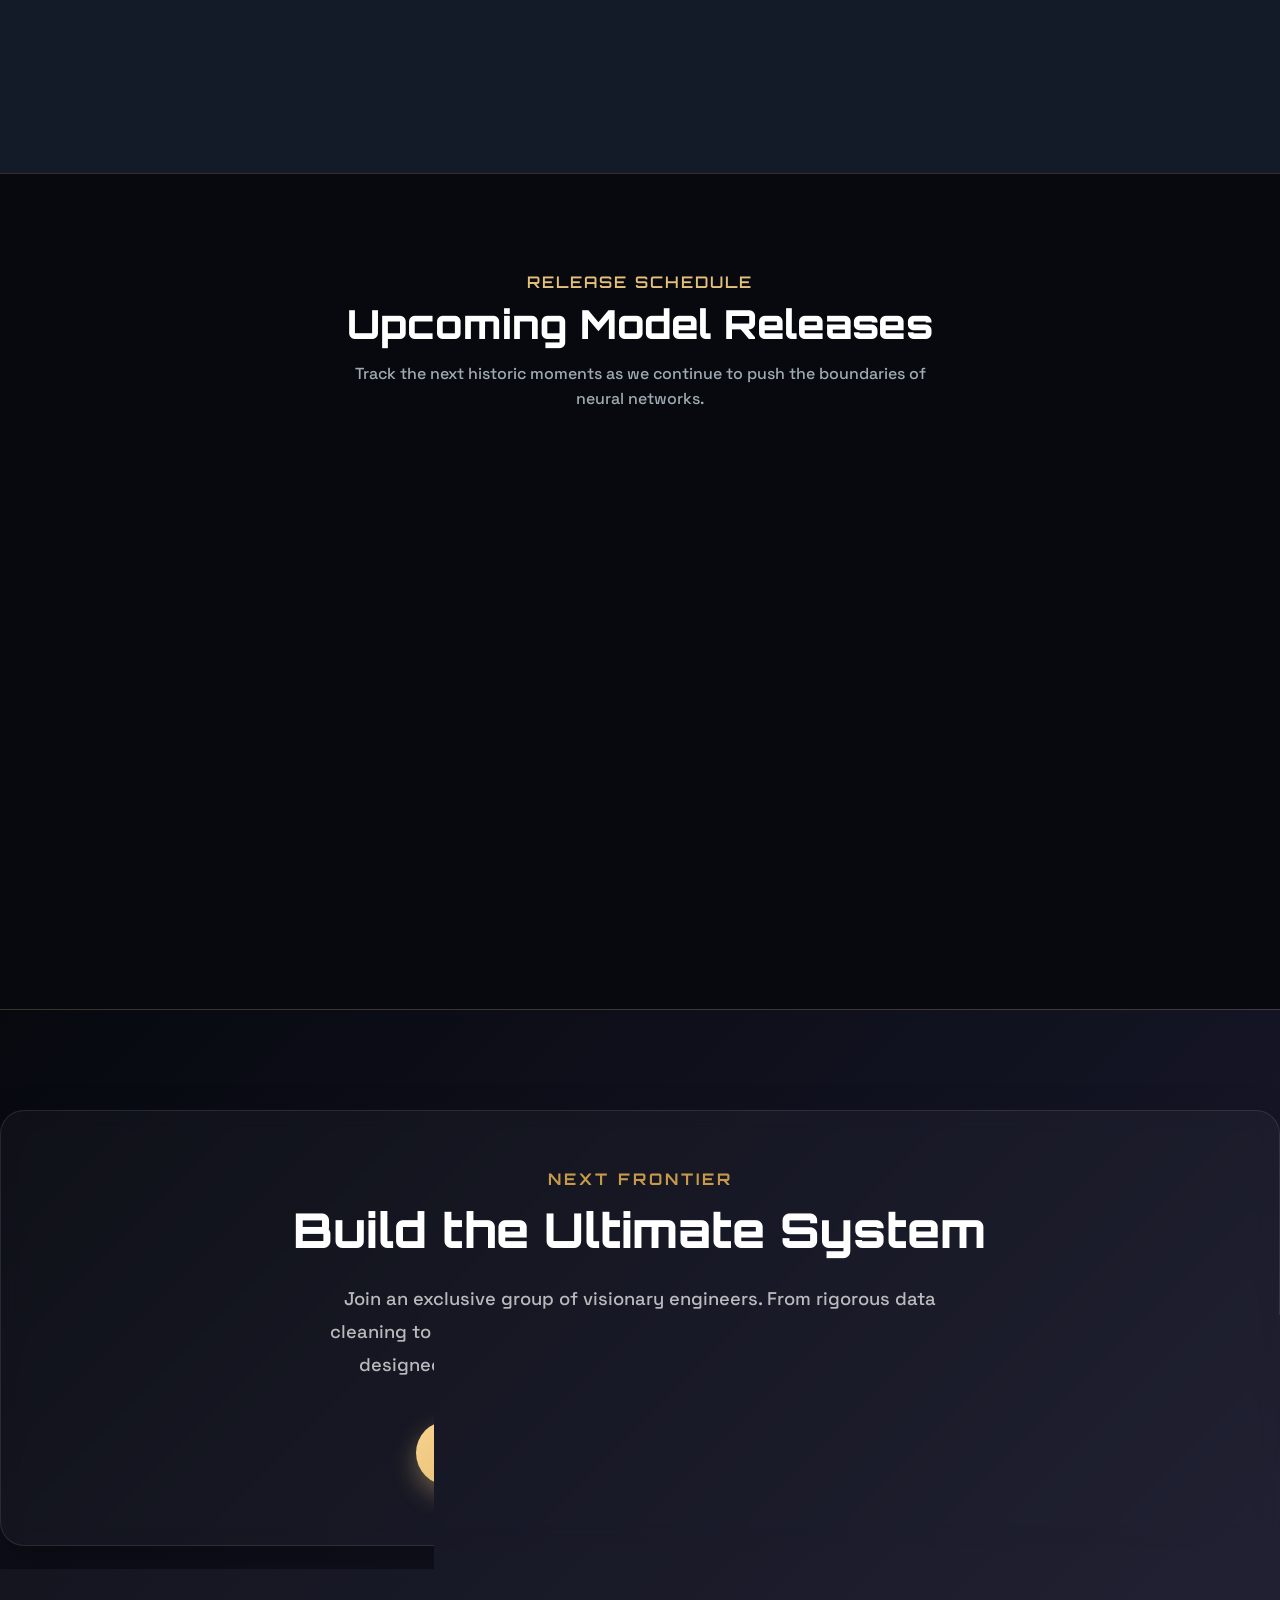
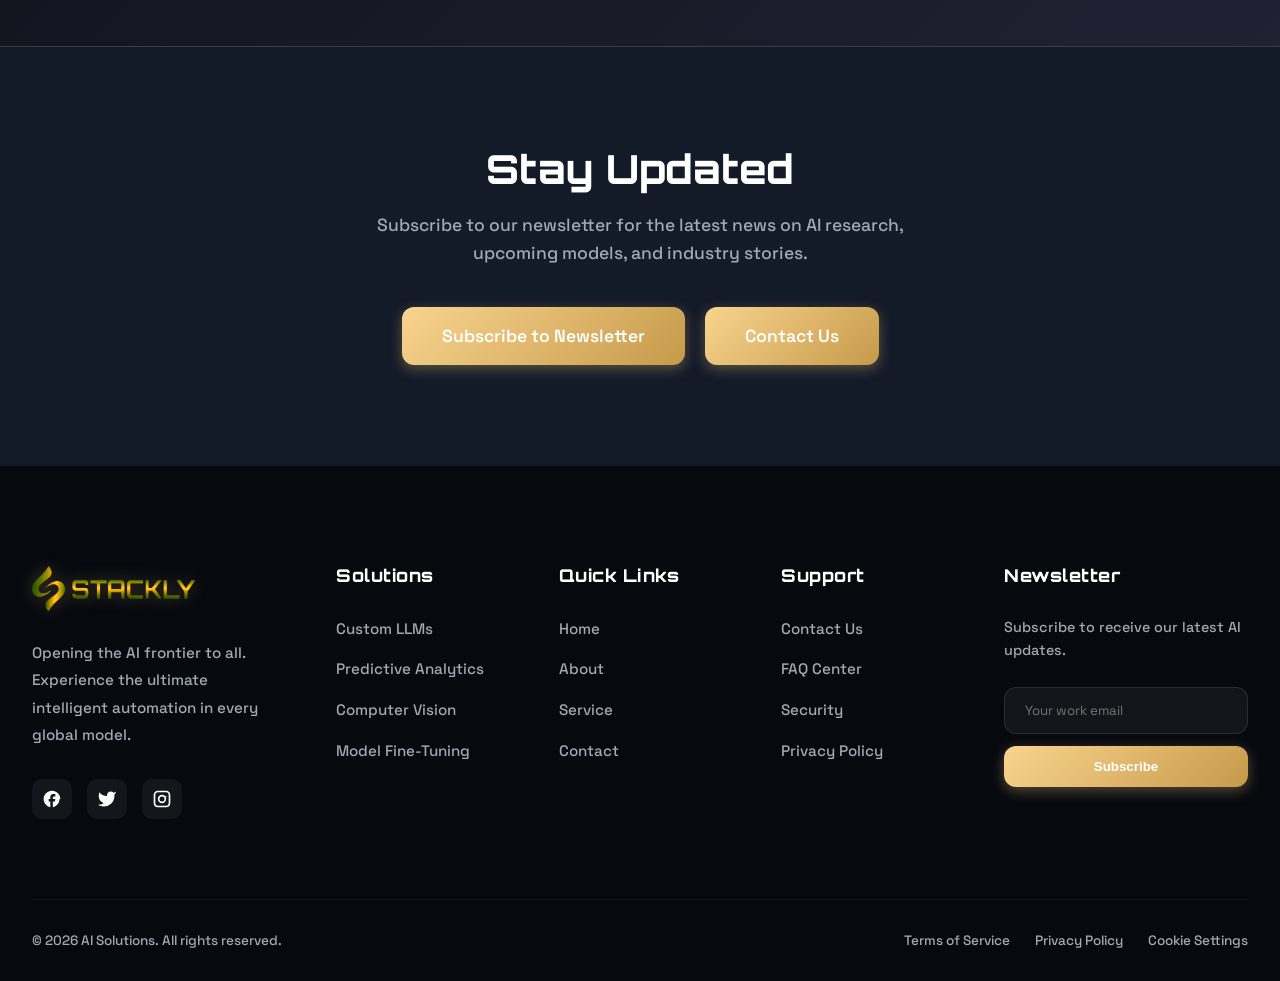
<file: blog.html>
﻿<!doctype html>
<html lang="en">
  <head>
    <meta charset="UTF-8" />
    <meta name="viewport" content="width=device-width, initial-scale=1.0" />
    <title>News | AI Solutions</title>
    <link rel="stylesheet" href="css/style.css" />
    <link rel="stylesheet" href="https://unpkg.com/aos@next/dist/aos.css" />
    <link
      href="https://fonts.googleapis.com/css2?family=Orbitron:wght@400;500;600;700;800;900&family=Space+Grotesk:wght@300;400;500;600;700&display=swap"
      rel="stylesheet"
    />
  </head>

  <body>
    <!-- Preloader -->
    <div class="bankio-loader">
        <img src="assets/Stackly-logo-Blue.webp" alt="Stackly Logo" style="height: 50px; margin-bottom: 40px; filter: hue-rotate(-165deg) saturate(1.5) brightness(1.5) drop-shadow(0 0 10px rgba(229,192,123,0.4)); animation: loaderPulse 2s ease-in-out infinite;">
        <div class="solar-system">
            <div class="sun"></div>
            <div class="orbit orbit-earth">
                <div class="earth">
                    <div class="orbit orbit-moon">
                        <div class="moon"></div>
                    </div>
                </div>
            </div>
        </div>
        <div class="bankio-loader-text" style="font-family: 'Orbitron', sans-serif; font-weight: 800; letter-spacing: 2px;">PREPARING FOR LAUNCH</div>
    </div>
    <!-- Header Section -->
    <header>
      <div class="container">
        <a href="index.html" class="logo">
          <img src="assets/Stackly-logo-Blue.webp" alt="Stackly Logo" style="height: 45px; display: block; filter: hue-rotate(-165deg) saturate(1.5) brightness(1.5) drop-shadow(0 0 8px rgba(229,192,123,0.3));">
        </a>
        <nav>
          <ul class="nav-links">
            <li><a href="index.html">Home</a></li>
            <li><a href="about.html">About Us</a></li>
            <li><a href="service.html">Service</a></li>
            <li><a href="blog.html" class="active">Blog</a></li>
            <li><a href="contact.html">Contact</a></li>
            <li class="nav-mobile-only"><a href="login.html">Login</a></li>
          </ul>
        </nav>
        <div class="header-btns">
          <a href="login.html" class="btn btn-primary">Login</a>
        </div>
        <button id="navToggle" class="nav-toggle">â˜°</button>
      </div>
    </header>

    <!-- Page Header -->
    <div class="page-header" style="background: var(--dark); padding: 150px 0 80px; text-align: center; border-bottom: 1px solid var(--border);">
      <div class="container">
        <h1 style="font-size: 3rem; margin-bottom: 20px;">AI Industry News</h1>
        <p style="color: var(--text-muted); font-size: 1.2rem; max-width: 600px; margin: 0 auto;">Stay updated on our latest models, research papers, and developments in the deep learning industry.</p>
      </div>
    </div>

    <!-- As Seen In (Press Strip) -->
    <section style="background: var(--primary); padding: 20px 0; border-bottom: 1px solid var(--border); overflow: hidden; display: flex; align-items: center;">
      <div class="container" style="display: flex; align-items: center;">
        <div style="font-weight: 700; letter-spacing: 2px; font-size: 0.9rem; color: #fff; white-space: nowrap; margin-right: 30px; z-index: 10; background: var(--primary); padding-right: 20px; box-shadow: 20px 0 20px var(--primary);">
          FEATURED IN:
        </div>
        <style>
          .press-marquee-container {
            overflow: hidden;
            white-space: nowrap;
            width: 100%;
            position: relative;
            mask-image: linear-gradient(to right, transparent, black 5%, black 95%, transparent);
            -webkit-mask-image: linear-gradient(to right, transparent, black 5%, black 95%, transparent);
          }
          .press-marquee-content {
            display: inline-block;
            animation: press-scroll 30s linear infinite;
          }
          .press-marquee-content h3 {
            display: inline-block;
            margin: 0 30px;
            font-size: 1.2rem;
            letter-spacing: 1px;
            opacity: 0.7;
            color: #fff;
            transition: opacity 0.3s ease, transform 0.3s ease;
            cursor: pointer;
          }
          .press-marquee-content h3:hover {
            opacity: 1;
            transform: scale(1.1);
          }
          @keyframes press-scroll {
            0% { transform: translateX(0); }
            100% { transform: translateX(-50%); }
          }
        </style>
        <div class="press-marquee-container">
          <div class="press-marquee-content">
            <!-- First set -->
            <h3>TECHCRUNCH</h3>
            <h3>WIRED</h3>
            <h3>MIT TECHNOLOGY REVIEW</h3>
            <h3>THE VERGE</h3>
            <h3>FORBES</h3>
            <h3>BLOOMBERG</h3>
            <h3>NATURE</h3>
            <h3>ARXIV</h3>
            <!-- Duplicate set for seamless loop -->
            <h3>TECHCRUNCH</h3>
            <h3>WIRED</h3>
            <h3>MIT TECHNOLOGY REVIEW</h3>
            <h3>THE VERGE</h3>
            <h3>FORBES</h3>
            <h3>BLOOMBERG</h3>
            <h3>NATURE</h3>
            <h3>ARXIV</h3>
          </div>
        </div>
      </div>
    </section>

    <!-- Blog Grid -->
    <style>
      .blog-grid-section article {
        transition: transform 0.6s cubic-bezier(0.4, 0, 0.2, 1), box-shadow 0.6s ease !important;
        transform-style: preserve-3d !important;
      }
      .blog-grid-section article:hover {
        transform: perspective(1000px) rotateX(5deg) rotateY(-5deg) scale(1.02) !important;
        box-shadow: 0 20px 40px rgba(0,0,0,0.5) !important;
        z-index: 10;
      }
    </style>
    <section class="section-padding blog-grid-section" style="background: var(--light-bg);">
      <div class="container">
        <div style="display: grid; grid-template-columns: repeat(auto-fit, minmax(min(100%, 320px), 1fr)); gap: 40px;">
          
          <!-- Article 0 -->
          <article data-aos="fade-up" style="background: var(--dark); border-radius: 20px; overflow: hidden; border: 1px solid var(--border); box-shadow: var(--shadow-sm); display: flex; flex-direction: column;">
            <div style="width: 100%; height: 220px; overflow: hidden;">
              <img src="assets/blog_iss_crew.webp" alt="Model Preparation" style="width: 100%; height: 100%; object-fit: cover;" />
            </div>
            <div style="padding: 30px; display: flex; flex-direction: column; flex-grow: 1;">
              <p style="color: var(--primary); font-size: 0.85rem; font-weight: 600; margin-bottom: 10px; letter-spacing: 1px;">TRAINING UPDATE</p>
              <h3 style="margin-bottom: 15px; font-size: 1.4rem;"><a href="#">Preparation for Launch: The Model's Final Run</a></h3>
              <p style="color: var(--text-muted); margin-bottom: 20px;">Our newest foundational model has completed its final week of intense reinforcement learning as we prepare for its historic public release.</p>
              <a href="404.html" style="color: var(--primary); font-weight: 600; margin-top: auto;">Read Full Article &rarr;</a>
            </div>
          </article>

          <!-- Article 1 -->
          <article data-aos="fade-up" style="background: var(--dark); border-radius: 20px; overflow: hidden; border: 1px solid var(--border); box-shadow: var(--shadow-sm); display: flex; flex-direction: column;">
            <div style="width: 100%; height: 220px; overflow: hidden;">
              <img src="assets/blog_lunar_concept.webp" alt="LLM Release" style="width: 100%; height: 100%; object-fit: cover;" />
            </div>
            <div style="padding: 30px; display: flex; flex-direction: column; flex-grow: 1;">
              <p style="color: var(--primary); font-size: 0.85rem; font-weight: 600; margin-bottom: 10px; letter-spacing: 1px;">PRODUCT UPDATE</p>
              <h3 style="margin-bottom: 15px; font-size: 1.4rem;"><a href="#">Next Commercial LLM Version Scheduled for Q3</a></h3>
              <p style="color: var(--text-muted); margin-bottom: 20px;">Our next dedicated enterprise language model to the corporate network has been officially slated for Q3 of this year. Meet the architecture.</p>
              <a href="404.html" style="color: var(--primary); font-weight: 600; margin-top: auto;">Read Full Article &rarr;</a>
            </div>
          </article>

          <!-- Article 2 -->
          <article data-aos="fade-up" data-aos-delay="100" style="background: var(--dark); border-radius: 20px; overflow: hidden; border: 1px solid var(--border); box-shadow: var(--shadow-sm); display: flex; flex-direction: column;">
            <div style="width: 100%; height: 220px; overflow: hidden;">
              <img src="assets/blog_mz_training.webp" alt="API Expansion" style="width: 100%; height: 100%; object-fit: cover;" />
            </div>
            <div style="padding: 30px; display: flex; flex-direction: column; flex-grow: 1;">
              <p style="color: var(--primary); font-size: 0.85rem; font-weight: 600; margin-bottom: 10px; letter-spacing: 1px;">PRESS RELEASE</p>
              <h3 style="margin-bottom: 15px; font-size: 1.4rem;"><a href="404.html">Inference API Program Expands to Europe</a></h3>
              <p style="color: var(--text-muted); margin-bottom: 20px;">We are thrilled to announce new dedicated clusters launching in major European data centers, bringing low latency inference closer to home.</p>
              <a href="404.html" style="color: var(--primary); font-weight: 600; margin-top: auto;">Read Full Article &rarr;</a>
            </div>
          </article>

          <!-- Article 3 -->
          <article data-aos="fade-up" data-aos-delay="200" style="background: var(--dark); border-radius: 20px; overflow: hidden; border: 1px solid var(--border); box-shadow: var(--shadow-sm); display: flex; flex-direction: column;">
            <div style="width: 100%; height: 220px; overflow: hidden;">
              <img src="assets/blog_zero_g.webp" alt="Vision Models" style="width: 100%; height: 100%; object-fit: cover;" />
            </div>
            <div style="padding: 30px; display: flex; flex-direction: column; flex-grow: 1;">
              <p style="color: var(--primary); font-size: 0.85rem; font-weight: 600; margin-bottom: 10px; letter-spacing: 1px;">TECHNOLOGY</p>
              <h3 style="margin-bottom: 15px; font-size: 1.4rem;"><a href="404.html">The Hardware Powering our Computer Vision Models</a></h3>
              <p style="color: var(--text-muted); margin-bottom: 20px;">An inside look at the next-generation neural processing units that will safely compute high-resolution images in milliseconds.</p>
              <a href="404.html" style="color: var(--primary); font-weight: 600; margin-top: auto;">Read Full Article &rarr;</a>
            </div>
          </article>

          <!-- Article 4 -->
          <article data-aos="fade-up" data-aos-delay="300" style="background: var(--dark); border-radius: 20px; overflow: hidden; border: 1px solid var(--border); box-shadow: var(--shadow-sm); display: flex; flex-direction: column;">
            <div style="width: 100%; height: 220px; overflow: hidden;">
              <img src="assets/featured_blog.webp" alt="Server Cooling" style="width: 100%; height: 100%; object-fit: cover;" />
            </div>
            <div style="padding: 30px; display: flex; flex-direction: column; flex-grow: 1;">
              <p style="color: var(--primary); font-size: 0.85rem; font-weight: 600; margin-bottom: 10px; letter-spacing: 1px;">DEVELOPMENT</p>
              <h3 style="margin-bottom: 15px; font-size: 1.4rem;"><a href="404.html">First Commercial Data Centers Pass Thermal Tests</a></h3>
              <p style="color: var(--text-muted); margin-bottom: 20px;">Major milestone achieved as our new GPU farm successfully passes rigorous thermal testing in preparation for the next training run.</p>
              <a href="404.html" style="color: var(--primary); font-weight: 600; margin-top: auto;">Read Full Article &rarr;</a>
            </div>
          </article>

          <!-- Article 5 -->
          <article data-aos="fade-up" data-aos-delay="400" style="background: var(--dark); border-radius: 20px; overflow: hidden; border: 1px solid var(--border); box-shadow: var(--shadow-sm); display: flex; flex-direction: column;">
            <div style="width: 100%; height: 220px; overflow: hidden;">
              <img src="assets/hero_index.webp" alt="AGI Vision" style="width: 100%; height: 100%; object-fit: cover;" />
            </div>
            <div style="padding: 30px; display: flex; flex-direction: column; flex-grow: 1;">
              <p style="color: var(--primary); font-size: 0.85rem; font-weight: 600; margin-bottom: 10px; letter-spacing: 1px;">FUTURE VISION</p>
              <h3 style="margin-bottom: 15px; font-size: 1.4rem;"><a href="404.html">The Roadmap to General Intelligence: Multi-Modal and Beyond</a></h3>
              <p style="color: var(--text-muted); margin-bottom: 20px;">While language models are our immediate focus, our engineering teams have begun preliminary design phases for our future AGI architectures.</p>
              <a href="404.html" style="color: var(--primary); font-weight: 600; margin-top: auto;">Read Full Article &rarr;</a>
            </div>
          </article>

        </div>
      </div>
    </section>

    <!-- Upcoming Launches Tracker -> Release Tracker -->
    <section class="section-padding" style="background: var(--dark); border-top: 1px solid var(--border);">
      <div class="container">
        <div style="text-align: center; margin-bottom: 50px;">
          <h4 style="color: var(--primary); letter-spacing: 2px; font-weight: 600; margin-bottom: 10px;">RELEASE SCHEDULE</h4>
          <h2 style="font-size: 2.5rem; color: #fff;">Upcoming Model Releases</h2>
          <p style="color: var(--text-muted); max-width: 600px; margin: 15px auto 0;">Track the next historic moments as we continue to push the boundaries of neural networks.</p>
        </div>
        
        <div style="display: flex; flex-direction: column; gap: 20px; max-width: 900px; margin: 0 auto;">
          <!-- Launch 1 -->
          <div data-aos="fade-up" style="display: flex; align-items: center; justify-content: space-between; background: rgba(255,255,255,0.03); padding: 25px 40px; border-radius: 15px; border: 1px solid rgba(255,255,255,0.05); transition: transform 0.3s ease, background 0.3s ease;" onmouseover="this.style.transform='translateX(10px)'; this.style.background='rgba(255,255,255,0.08)'" onmouseout="this.style.transform='translateX(0)'; this.style.background='rgba(255,255,255,0.03)'">
            <div style="flex: 1;">
              <p style="color: var(--primary); font-weight: 700; font-size: 0.9rem; margin-bottom: 5px;">SEP 15, 2026</p>
              <h3 style="color: #fff; font-size: 1.5rem; margin-bottom: 5px;">Omni 4.5 Release</h3>
              <p style="color: var(--text-muted); font-size: 0.95rem;">Multi-Modal Foundation &bull; Open API</p>
            </div>
            <div style="text-align: right;">
              <span style="display: inline-block; padding: 6px 15px; border-radius: 50px; background: rgba(229,192,123,0.2); color: var(--primary); font-weight: 600; font-size: 0.85rem;">TESTING</span>
            </div>
          </div>

          <!-- Launch 2 -->
          <div data-aos="fade-up" data-aos-delay="100" style="display: flex; align-items: center; justify-content: space-between; background: rgba(255,255,255,0.03); padding: 25px 40px; border-radius: 15px; border: 1px solid rgba(255,255,255,0.05); transition: transform 0.3s ease, background 0.3s ease;" onmouseover="this.style.transform='translateX(10px)'; this.style.background='rgba(255,255,255,0.08)'" onmouseout="this.style.transform='translateX(0)'; this.style.background='rgba(255,255,255,0.03)'">
            <div style="flex: 1;">
              <p style="color: var(--primary); font-weight: 700; font-size: 0.9rem; margin-bottom: 5px;">NOV 02, 2026</p>
              <h3 style="color: #fff; font-size: 1.5rem; margin-bottom: 5px;">VisionPro API v2</h3>
              <p style="color: var(--text-muted); font-size: 0.95rem;">Computer Vision &bull; Real-time Streaming</p>
            </div>
            <div style="text-align: right;">
              <span style="display: inline-block; padding: 6px 15px; border-radius: 50px; background: rgba(255, 193, 7, 0.2); color: #ffc107; font-weight: 600; font-size: 0.85rem;">TRAINING</span>
            </div>
          </div>

          <!-- Launch 3 -->
          <div data-aos="fade-up" data-aos-delay="200" style="display: flex; align-items: center; justify-content: space-between; background: rgba(255,255,255,0.03); padding: 25px 40px; border-radius: 15px; border: 1px solid rgba(255,255,255,0.05); transition: transform 0.3s ease, background 0.3s ease;" onmouseover="this.style.transform='translateX(10px)'; this.style.background='rgba(255,255,255,0.08)'" onmouseout="this.style.transform='translateX(0)'; this.style.background='rgba(255,255,255,0.03)'">
            <div style="flex: 1;">
              <p style="color: var(--primary); font-weight: 700; font-size: 0.9rem; margin-bottom: 5px;">Q1 2027</p>
              <h3 style="color: #fff; font-size: 1.5rem; margin-bottom: 5px;">Custom Agent Deployments</h3>
              <p style="color: var(--text-muted); font-size: 0.95rem;">Automated Workflows &bull; Enterprise Plan</p>
            </div>
            <div style="text-align: right;">
              <span style="display: inline-block; padding: 6px 15px; border-radius: 50px; background: rgba(40, 167, 69, 0.2); color: #28a745; font-weight: 600; font-size: 0.85rem;">AVAILABLE</span>
            </div>
          </div>
        </div>
      </div>
    </section>

    <!-- Featured Program -->
    <section class="section-padding" style="background: linear-gradient(135deg, var(--dark) 0%, #1a1a2e 100%); border-top: 1px solid var(--border); text-align: center; position: relative; overflow: hidden;">
      <!-- Decorative Elements -->
      <div style="position: absolute; top: -50%; left: -10%; width: 500px; height: 500px; background: radial-gradient(circle, rgba(var(--primary-rgb), 0.1) 0%, transparent 70%); border-radius: 50%; pointer-events: none;"></div>
      <div style="position: absolute; bottom: -50%; right: -10%; width: 400px; height: 400px; background: radial-gradient(circle, rgba(var(--secondary-rgb), 0.15) 0%, transparent 70%); border-radius: 50%; pointer-events: none;"></div>
      
      <div class="container" style="position: relative; z-index: 2; background: rgba(255, 255, 255, 0.03); backdrop-filter: blur(10px); padding: 60px 40px; border-radius: 24px; border: 1px solid rgba(255, 255, 255, 0.1); box-shadow: 0 25px 50px rgba(0,0,0,0.3);">
        <h4 style="color: var(--secondary); margin-bottom: 15px; letter-spacing: 3px; font-weight: 700; text-transform: uppercase;">Next Frontier</h4>
        <h2 style="font-size: 3rem; margin-bottom: 25px; color: #fff; font-family: 'Orbitron', sans-serif;">Build the Ultimate System</h2>
        <p style="color: rgba(255, 255, 255, 0.7); max-width: 650px; margin: 0 auto 40px auto; font-size: 1.15rem; line-height: 1.8;">
          Join an exclusive group of visionary engineers. From rigorous data cleaning to breathless model evaluations, our deployment program is designed to redefine enterprise software. Secure your access.
        </p>
        <div style="display: flex; justify-content: center; gap: 20px;">
          <a href="service.html" class="btn btn-primary" style="padding: 16px 45px; font-size: 1.1rem; border-radius: 50px; font-weight: 600; box-shadow: 0 10px 25px rgba(229,192,123,0.4); transition: transform 0.3s ease;">Explore Solutions</a>
          <a href="404.html" class="btn" style="padding: 16px 45px; font-size: 1.1rem; border-radius: 50px; font-weight: 600; background: transparent; border: 2px solid rgba(255, 255, 255, 0.2); color: #fff; transition: all 0.3s ease;" onmouseover="this.style.background='rgba(255,255,255,0.1)'" onmouseout="this.style.background='transparent'">Learn More</a>
        </div>
      </div>
    </section>

    <!-- New Section: CTA / Discover -->
    <section class="section-padding" style="background: var(--light-bg); border-top: 1px solid var(--border); text-align: center;">
      <div class="container">
        <h2 style="font-size: 2.5rem; margin-bottom: 20px;">Stay Updated</h2>
        <p style="color: var(--text-muted); max-width: 600px; margin: 0 auto 40px auto; font-size: 1.1rem;">Subscribe to our newsletter for the latest news on AI research, upcoming models, and industry stories.</p>
        <div style="display: flex; justify-content: center; gap: 20px; flex-wrap: wrap;">
            <a href="404.html" class="btn btn-primary" style="padding: 15px 40px; font-size: 1.1rem;">Subscribe to Newsletter</a>
            <a href="contact.html" class="btn btn-primary" style="padding: 15px 40px; font-size: 1.1rem;">Contact Us</a>
        </div>
      </div>
    </section>

        <!-- Footer -->
    <footer class="footer">
      <div class="container">
        <div class="footer-grid">
          <div class="footer-col">
            <a href="index.html" class="logo" style="margin-bottom: 20px; display: inline-block;">
              <img src="assets/Stackly-logo-Blue.webp" alt="Stackly Logo" style="height: 45px; display: block; filter: hue-rotate(-165deg) saturate(1.5) brightness(1.5) drop-shadow(0 0 8px rgba(229,192,123,0.3));">
            </a>
            <p class="footer-description">
              Opening the AI frontier to all. Experience the ultimate intelligent automation in every global model.
            </p>
            <div class="footer-socials">
              <a href="404.html" aria-label="Facebook">
                <svg width="20" height="20" fill="currentColor" viewBox="0 0 24 24"><path d="M22 12c0-5.52-4.48-10-10-10S2 6.48 2 12c0 4.84 3.44 8.87 8 9.8V15H8v-3h2V9.5C10 7.57 11.57 6 13.5 6H16v3h-2c-.55 0-1 .45-1 1v2h3l-.5 3h-2.5v6.8c4.56-.93 8-4.96 8-9.8z"/></svg>
              </a>
              <a href="404.html" aria-label="Twitter">
                <svg width="20" height="20" fill="currentColor" viewBox="0 0 24 24"><path d="M23 3a10.9 10.9 0 0 1-3.14 1.53 4.48 4.48 0 0 0-7.86 3v1A10.66 10.66 0 0 1 3 4s-4 9 5 13a11.64 11.64 0 0 1-7 2c9 5 20 0 20-11.5a4.5 4.5 0 0 0-.08-.83A7.72 7.72 0 0 0 23 3z"/></svg>
              </a>
              <a href="404.html" aria-label="Instagram">
                <svg width="20" height="20" fill="currentColor" viewBox="0 0 24 24"><path d="M7 2h10c2.76 0 5 2.24 5 5v10c0 2.76-2.24 5-5 5H7c-2.76 0-5-2.24-5-5V7c0-2.76 2.24-5 5-5zm0 2c-1.66 0-3 1.34-3 3v10c0 1.66 1.34 3 3 3h10c1.66 0 3-1.34 3-3V7c0-1.66-1.34-3-3-3H7zm5 3a5 5 0 1 1 0 10 5 5 0 0 1 0-10zm0 2a3 3 0 1 0 0 6 3 3 0 0 0 0-6zm4.75-1a.75.75 0 1 1 0 1.5.75.75 0 0 1 0-1.5z"/></svg>
              </a>
            </div>
          </div>
          <div class="footer-col">
            <h4>Solutions</h4>
            <ul>
              <li><a href="404.html">Custom LLMs</a></li>
              <li><a href="404.html">Predictive Analytics</a></li>
              <li><a href="404.html">Computer Vision</a></li>
              <li><a href="404.html">Model Fine-Tuning</a></li>
            </ul>
          </div>
          <div class="footer-col">
            <h4>Quick Links</h4>
            <ul>
              <li><a href="index.html">Home</a></li>
              <li><a href="about.html">About</a></li>
              <li><a href="service.html">Service</a></li>
              <li><a href="contact.html">Contact</a></li>
            </ul>
          </div>
          <div class="footer-col">
            <h4>Support</h4>
            <ul>
              <li><a href="404.html">Contact Us</a></li>
              <li><a href="404.html">FAQ Center</a></li>
              <li><a href="404.html">Security</a></li>
              <li><a href="404.html">Privacy Policy</a></li>
            </ul>
          </div>
          <div class="footer-col footer-newsletter">
            <h4>Newsletter</h4>
            <p>Subscribe to receive our latest AI updates.</p>
            <form action="404.html" class="newsletter-form">
              <input type="email" placeholder="Your work email" required />
              <button href="404.html" type="submit" class="btn btn-primary">Subscribe</button>
            </form>
          </div>
        </div>
        <div class="footer-bottom">
          <div class="footer-bottom-grid">
            <p>&copy; 2026 AI Solutions. All rights reserved.</p>
            <div class="footer-policy-links">
              <a href="404.html">Terms of Service</a>
              <a href="404.html">Privacy Policy</a>
              <a href="404.html">Cookie Settings</a>
            </div>
          </div>
        </div>
      </div>
    </footer>

    <script src="https://unpkg.com/aos@next/dist/aos.js"></script>
    <script src="js/script.js"></script>
  </body>
</html>
</file>
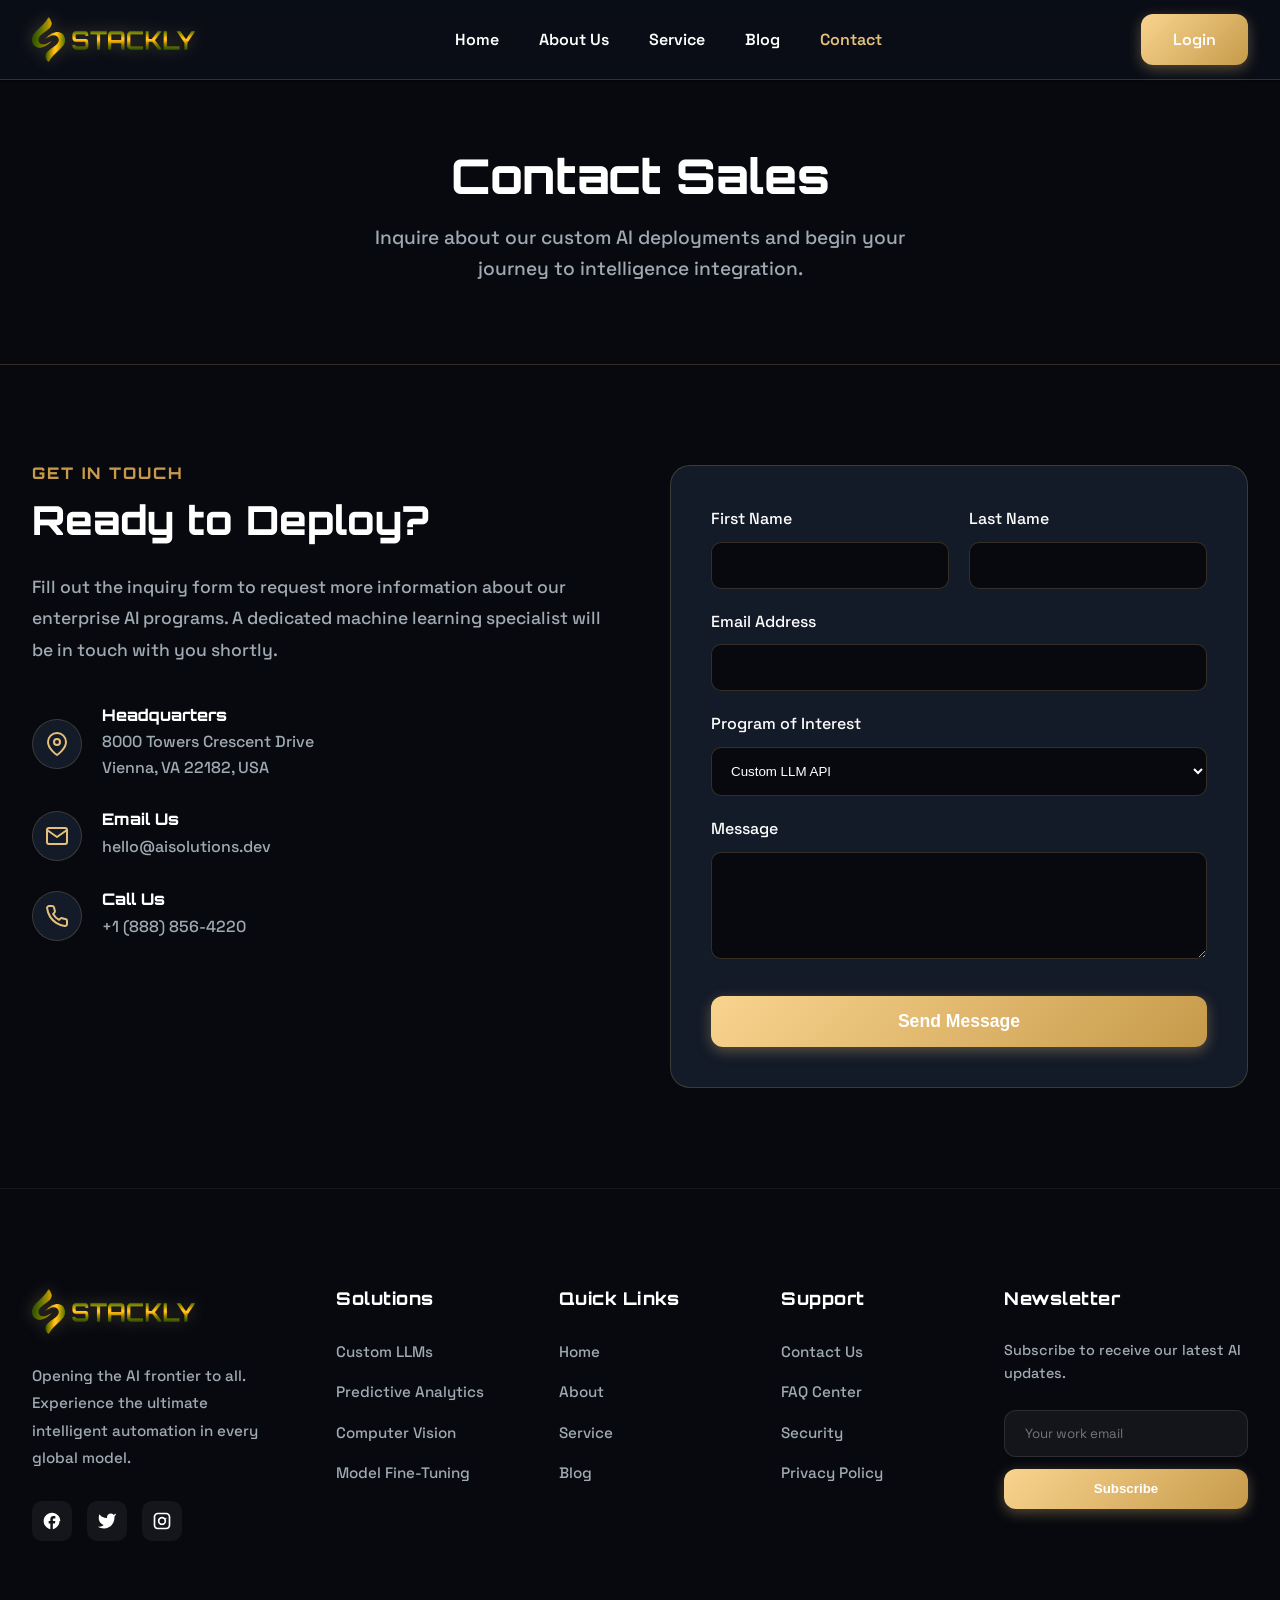
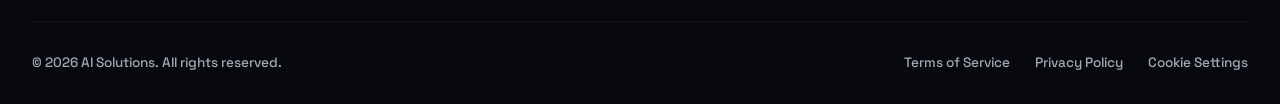
<file: contact.html>
﻿<!doctype html>
<html lang="en">
  <head>
    <meta charset="UTF-8" />
    <meta name="viewport" content="width=device-width, initial-scale=1.0" />
    <title>Contact | AI Solutions</title>
    <link rel="stylesheet" href="css/style.css" />
    <link rel="stylesheet" href="https://unpkg.com/aos@next/dist/aos.css" />
    <link
      href="https://fonts.googleapis.com/css2?family=Orbitron:wght@400;500;600;700;800;900&family=Space+Grotesk:wght@300;400;500;600;700&display=swap"
      rel="stylesheet"
    />
  </head>

  <body>
    <!-- Preloader -->
    <div class="bankio-loader">
        <img src="assets/Stackly-logo-Blue.webp" alt="Stackly Logo" style="height: 50px; margin-bottom: 40px; filter: hue-rotate(-165deg) saturate(1.5) brightness(1.5) drop-shadow(0 0 10px rgba(229,192,123,0.4)); animation: loaderPulse 2s ease-in-out infinite;">
        <div class="solar-system">
            <div class="sun"></div>
            <div class="orbit orbit-earth">
                <div class="earth">
                    <div class="orbit orbit-moon">
                        <div class="moon"></div>
                    </div>
                </div>
            </div>
        </div>
        <div class="bankio-loader-text" style="font-family: 'Orbitron', sans-serif; font-weight: 800; letter-spacing: 2px;">PREPARING FOR LAUNCH</div>
    </div>
    <!-- Header Section -->
    <header>
      <div class="container">
        <a href="index.html" class="logo">
          <img src="assets/Stackly-logo-Blue.webp" alt="Stackly Logo" style="height: 45px; display: block; filter: hue-rotate(-165deg) saturate(1.5) brightness(1.5) drop-shadow(0 0 8px rgba(229,192,123,0.3));">
        </a>
        <nav>
          <ul class="nav-links">
            <li><a href="index.html">Home</a></li>
            <li><a href="about.html">About Us</a></li>
            <li><a href="service.html">Service</a></li>
            <li><a href="blog.html">Blog</a></li>
            <li><a href="contact.html" class="active">Contact</a></li>
            <li class="nav-mobile-only"><a href="login.html">Login</a></li>
          </ul>
        </nav>
        <div class="header-btns">
          <a href="login.html" class="btn btn-primary">Login</a>
        </div>
        <button id="navToggle" class="nav-toggle">â˜°</button>
      </div>
    </header>

    <!-- Page Header -->
    <div class="page-header" style="background: var(--dark); padding: 150px 0 80px; text-align: center; border-bottom: 1px solid var(--border);">
      <div class="container">
        <h1 style="font-size: 3rem; margin-bottom: 20px;">Contact Sales</h1>
        <p style="color: var(--text-muted); font-size: 1.2rem; max-width: 600px; margin: 0 auto;">Inquire about our custom AI deployments and begin your journey to intelligence integration.</p>
      </div>
    </div>

    <!-- Contact Form Section -->
    <section class="section-padding">
      <div class="container">
        <div style="display: grid; grid-template-columns: repeat(auto-fit, minmax(min(100%, 400px), 1fr)); gap: 60px;">
          
          <div data-aos="fade-right">
            <h4 style="color: var(--secondary); margin-bottom: 15px; letter-spacing: 2px;">GET IN TOUCH</h4>
            <h2 style="margin-bottom: 30px; font-size: 2.5rem;">Ready to Deploy?</h2>
            <p style="color: var(--text-muted); margin-bottom: 40px; font-size: 1.1rem; line-height: 1.8;">
              Fill out the inquiry form to request more information about our enterprise AI programs. A dedicated machine learning specialist will be in touch with you shortly.
            </p>
            
            <div style="margin-bottom: 30px; display: flex; align-items: center; gap: 20px;">
              <div style="width: 50px; height: 50px; background: var(--light-bg); border-radius: 50%; display: flex; justify-content: center; align-items: center; border: 1px solid var(--border); color: var(--primary);">
                <svg width="24" height="24" viewBox="0 0 24 24" fill="none" stroke="currentColor" stroke-width="2" stroke-linecap="round" stroke-linejoin="round"><path d="M21 10c0 7-9 13-9 13s-9-6-9-13a9 9 0 0 1 18 0z"></path><circle cx="12" cy="10" r="3"></circle></svg>
              </div>
              <div>
                <h4 style="margin-bottom: 5px;">Headquarters</h4>
                <p style="color: var(--text-muted);">8000 Towers Crescent Drive<br>Vienna, VA 22182, USA</p>
              </div>
            </div>

            <div style="margin-bottom: 30px; display: flex; align-items: center; gap: 20px;">
              <div style="width: 50px; height: 50px; background: var(--light-bg); border-radius: 50%; display: flex; justify-content: center; align-items: center; border: 1px solid var(--border); color: var(--primary);">
                <svg width="24" height="24" viewBox="0 0 24 24" fill="none" stroke="currentColor" stroke-width="2" stroke-linecap="round" stroke-linejoin="round"><path d="M4 4h16c1.1 0 2 .9 2 2v12c0 1.1-.9 2-2 2H4c-1.1 0-2-.9-2-2V6c0-1.1.9-2 2-2z"></path><polyline points="22,6 12,13 2,6"></polyline></svg>
              </div>
              <div>
                <h4 style="margin-bottom: 5px;">Email Us</h4>
                <p style="color: var(--text-muted);">hello@aisolutions.dev</p>
              </div>
            </div>

            <div style="display: flex; align-items: center; gap: 20px;">
              <div style="width: 50px; height: 50px; background: var(--light-bg); border-radius: 50%; display: flex; justify-content: center; align-items: center; border: 1px solid var(--border); color: var(--primary);">
                <svg width="24" height="24" viewBox="0 0 24 24" fill="none" stroke="currentColor" stroke-width="2" stroke-linecap="round" stroke-linejoin="round"><path d="M22 16.92v3a2 2 0 0 1-2.18 2 19.79 19.79 0 0 1-8.63-3.07 19.5 19.5 0 0 1-6-6 19.79 19.79 0 0 1-3.07-8.67A2 2 0 0 1 4.11 2h3a2 2 0 0 1 2 1.72 12.84 12.84 0 0 0 .7 2.81 2 2 0 0 1-.45 2.11L8.09 9.91a16 16 0 0 0 6 6l1.27-1.27a2 2 0 0 1 2.11-.45 12.84 12.84 0 0 0 2.81.7A2 2 0 0 1 22 16.92z"></path></svg>
              </div>
              <div>
                <h4 style="margin-bottom: 5px;">Call Us</h4>
                <p style="color: var(--text-muted);">+1 (888) 856-4220</p>
              </div>
            </div>

          </div>

          <div data-aos="fade-left" style="background: var(--light-bg); padding: 40px; border-radius: 20px; border: 1px solid var(--border);">
            <form action="404.html">
              <div style="display: grid; grid-template-columns: 1fr 1fr; gap: 20px; margin-bottom: 20px;">
                <div>
                  <label style="display: block; margin-bottom: 10px; color: var(--white); font-weight: 500;">First Name</label>
                  <input type="text" style="width: 100%; padding: 15px; border-radius: 10px; border: 1px solid var(--border); background: var(--dark); color: #fff;" required />
                </div>
                <div>
                  <label style="display: block; margin-bottom: 10px; color: var(--white); font-weight: 500;">Last Name</label>
                  <input type="text" style="width: 100%; padding: 15px; border-radius: 10px; border: 1px solid var(--border); background: var(--dark); color: #fff;" required />
                </div>
              </div>
              <div style="margin-bottom: 20px;">
                <label style="display: block; margin-bottom: 10px; color: var(--white); font-weight: 500;">Email Address</label>
                <input type="email" style="width: 100%; padding: 15px; border-radius: 10px; border: 1px solid var(--border); background: var(--dark); color: #fff;" required />
              </div>
              <div style="margin-bottom: 20px;">
                <label style="display: block; margin-bottom: 10px; color: var(--white); font-weight: 500;">Program of Interest</label>
                <select style="width: 100%; padding: 15px; border-radius: 10px; border: 1px solid var(--border); background: var(--dark); color: #fff;">
                  <option>Custom LLM API</option>
                  <option>Predictive Analytics</option>
                  <option>Computer Vision</option>
                  <option>General Inquiry</option>
                </select>
              </div>
              <div style="margin-bottom: 30px;">
                <label style="display: block; margin-bottom: 10px; color: var(--white); font-weight: 500;">Message</label>
                <textarea rows="5" style="width: 100%; padding: 15px; border-radius: 10px; border: 1px solid var(--border); background: var(--dark); color: #fff;" required></textarea>
              </div>
              <button type="submit" class="btn btn-primary" style="width: 100%; padding: 15px; font-size: 1.1rem;">Send Message</button>
            </form>
          </div>

        </div>
      </div>
    </section>

        <!-- Footer -->
    <footer class="footer">
      <div class="container">
        <div class="footer-grid">
          <div class="footer-col">
            <a href="index.html" class="logo" style="margin-bottom: 20px; display: inline-block;">
              <img src="assets/Stackly-logo-Blue.webp" alt="Stackly Logo" style="height: 45px; display: block; filter: hue-rotate(-165deg) saturate(1.5) brightness(1.5) drop-shadow(0 0 8px rgba(229,192,123,0.3));">
            </a>
            <p class="footer-description">
              Opening the AI frontier to all. Experience the ultimate intelligent automation in every global model.
            </p>
            <div class="footer-socials">
              <a href="404.html" aria-label="Facebook">
                <svg width="20" height="20" fill="currentColor" viewBox="0 0 24 24"><path d="M22 12c0-5.52-4.48-10-10-10S2 6.48 2 12c0 4.84 3.44 8.87 8 9.8V15H8v-3h2V9.5C10 7.57 11.57 6 13.5 6H16v3h-2c-.55 0-1 .45-1 1v2h3l-.5 3h-2.5v6.8c4.56-.93 8-4.96 8-9.8z"/></svg>
              </a>
              <a href="404.html" aria-label="Twitter">
                <svg width="20" height="20" fill="currentColor" viewBox="0 0 24 24"><path d="M23 3a10.9 10.9 0 0 1-3.14 1.53 4.48 4.48 0 0 0-7.86 3v1A10.66 10.66 0 0 1 3 4s-4 9 5 13a11.64 11.64 0 0 1-7 2c9 5 20 0 20-11.5a4.5 4.5 0 0 0-.08-.83A7.72 7.72 0 0 0 23 3z"/></svg>
              </a>
              <a href="404.html" aria-label="Instagram">
                <svg width="20" height="20" fill="currentColor" viewBox="0 0 24 24"><path d="M7 2h10c2.76 0 5 2.24 5 5v10c0 2.76-2.24 5-5 5H7c-2.76 0-5-2.24-5-5V7c0-2.76 2.24-5 5-5zm0 2c-1.66 0-3 1.34-3 3v10c0 1.66 1.34 3 3 3h10c1.66 0 3-1.34 3-3V7c0-1.66-1.34-3-3-3H7zm5 3a5 5 0 1 1 0 10 5 5 0 0 1 0-10zm0 2a3 3 0 1 0 0 6 3 3 0 0 0 0-6zm4.75-1a.75.75 0 1 1 0 1.5.75.75 0 0 1 0-1.5z"/></svg>
              </a>
            </div>
          </div>
          <div class="footer-col">
            <h4>Solutions</h4>
            <ul>
              <li><a href="404.html">Custom LLMs</a></li>
              <li><a href="404.html">Predictive Analytics</a></li>
              <li><a href="404.html">Computer Vision</a></li>
              <li><a href="404.html">Model Fine-Tuning</a></li>
            </ul>
          </div>
          <div class="footer-col">
            <h4>Quick Links</h4>
            <ul>
              <li><a href="index.html">Home</a></li>
              <li><a href="about.html">About</a></li>
              <li><a href="service.html">Service</a></li>
              <li><a href="blog.html">Blog</a></li>
            </ul>
          </div>
          <div class="footer-col">
            <h4>Support</h4>
            <ul>
              <li><a href="404.html">Contact Us</a></li>
              <li><a href="404.html">FAQ Center</a></li>
              <li><a href="404.html">Security</a></li>
              <li><a href="404.html">Privacy Policy</a></li>
            </ul>
          </div>
          <div class="footer-col footer-newsletter">
            <h4>Newsletter</h4>
            <p>Subscribe to receive our latest AI updates.</p>
            <form action="404.html" class="newsletter-form">
              <input type="email" placeholder="Your work email" required />
              <button href="404.html" type="submit" class="btn btn-primary">Subscribe</button>
            </form>
          </div>
        </div>
        <div class="footer-bottom">
          <div class="footer-bottom-grid">
            <p>&copy; 2026 AI Solutions. All rights reserved.</p>
            <div class="footer-policy-links">
              <a href="404.html">Terms of Service</a>
              <a href="404.html">Privacy Policy</a>
              <a href="404.html">Cookie Settings</a>
            </div>
          </div>
        </div>
      </div>
    </footer>

    <script src="https://unpkg.com/aos@next/dist/aos.js"></script>
    <script src="js/script.js"></script>
  </body>
</html>
</file>
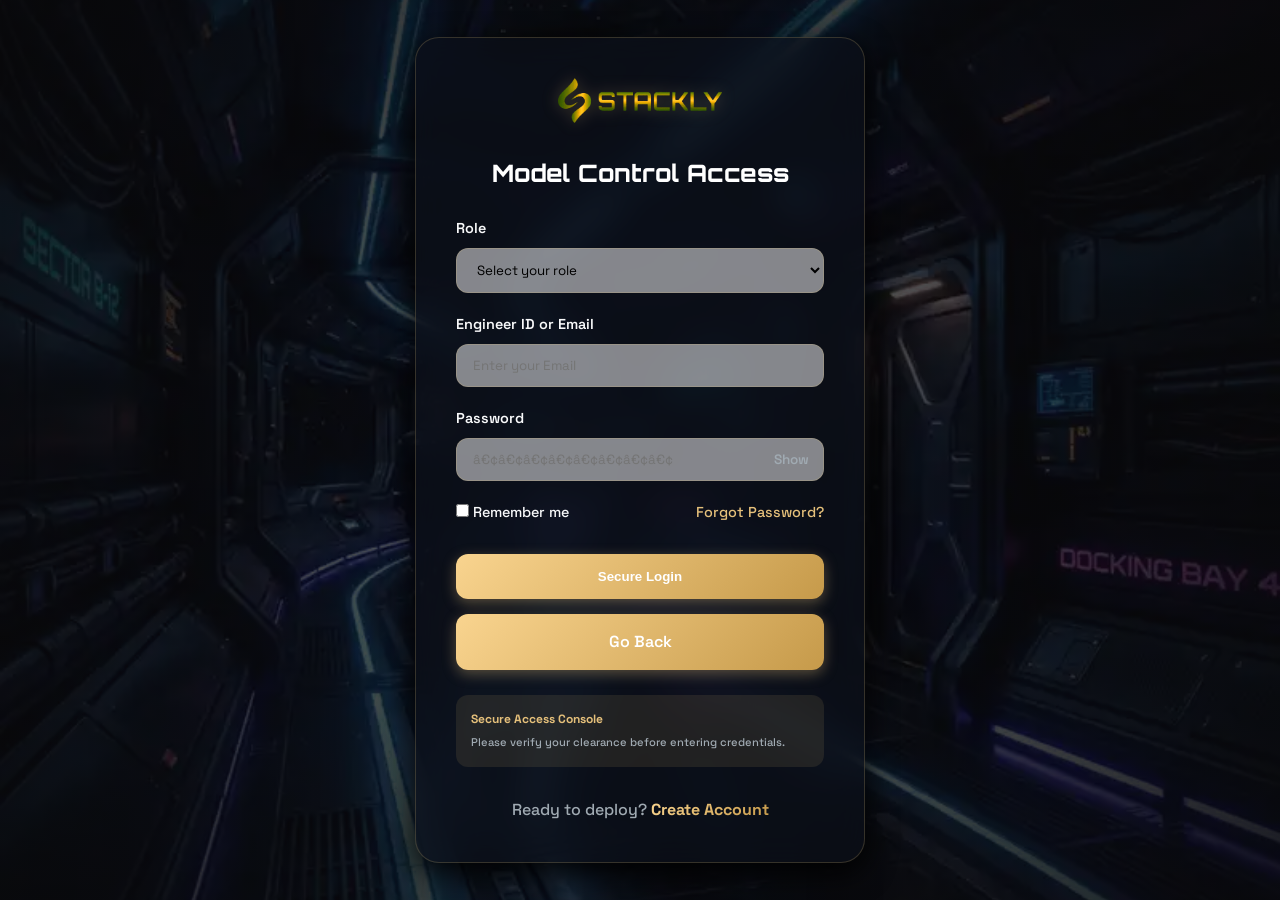
<file: login.html>
﻿<!DOCTYPE html>
<html lang="en">
<head>
    <meta charset="UTF-8">
    <meta name="viewport" content="width=device-width, initial-scale=1.0">
    <title>Enterprise Portal | AI Solutions</title>
    <link rel="stylesheet" href="css/style.css">
    <link rel="stylesheet" href="https://unpkg.com/aos@next/dist/aos.css" />
    <link href="https://fonts.googleapis.com/css2?family=Orbitron:wght@400;500;600;700;800;900&family=Space+Grotesk:wght@300;400;500;600;700&display=swap" rel="stylesheet">
    <style>
        .login-container { 
            position: relative; 
            min-height: 100vh; 
            display: flex; 
            align-items: center; 
            justify-content: center; 
            overflow: hidden; 
            padding: 20px; 
        }
        .login-video { 
            position: absolute; 
            top: 0; 
            left: 0; 
            width: 100%; 
            height: 100%; 
            object-fit: cover; 
            z-index: 1; 
        }
        .login-overlay { 
            position: absolute; 
            top: 0; 
            left: 0; 
            width: 100%; 
            height: 100%; 
            background: radial-gradient(circle at center, rgba(9, 9, 11, 0.6) 0%, rgba(9, 9, 11, 0.9) 100%); 
            z-index: 2; 
        }
        .login-card { 
            position: relative; 
            z-index: 10; 
            max-width: 450px; 
            width: 100%; 
            padding: 40px; 
            background: var(--glass); 
            backdrop-filter: blur(16px); 
            -webkit-backdrop-filter: blur(16px); 
            border-radius: 24px; 
            border: 1px solid var(--border); 
            box-shadow: var(--shadow-lg); 
            text-align: center; 
        }
        .form-group {
            text-align: left;
            margin-bottom: 20px;
        }
        .form-group label {
            display: block;
            margin-bottom: 8px;
            font-weight: 600;
            font-size: 0.9rem;
            color: var(--text-main);
        }
        .form-group input, .form-group select {
            width: 100%;
            padding: 12px 16px;
            border-radius: 12px;
            border: 1px solid var(--border);
            background: rgba(255, 255, 255, 0.5);
            font-family: inherit;
            transition: var(--transition);
        }
        .form-group input:focus {
            outline: none;
            border-color: var(--primary);
            background: var(--white);
        }
    </style>
</head>
<body>
    <!-- Preloader -->
    <div class="bankio-loader">
        <img src="assets/Stackly-logo-Blue.webp" alt="Stackly Logo" style="height: 50px; margin-bottom: 40px; filter: hue-rotate(-165deg) saturate(1.5) brightness(1.5) drop-shadow(0 0 10px rgba(229,192,123,0.4)); animation: loaderPulse 2s ease-in-out infinite;">
        <div class="solar-system">
            <div class="sun"></div>
            <div class="orbit orbit-earth">
                <div class="earth">
                    <div class="orbit orbit-moon">
                        <div class="moon"></div>
                    </div>
                </div>
            </div>
        </div>
        <div class="bankio-loader-text" style="font-family: 'Orbitron', sans-serif; font-weight: 800; letter-spacing: 2px;">PREPARING FOR LAUNCH</div>
    </div>

    <div class="login-container">
        <img src="assets/login_bg.webp" alt="Login Background" class="login-video">
        <div class="login-overlay"></div>
        <div class="login-card active">
            <a href="index.html" class="logo" style="margin-bottom: 30px; display: inline-block;">
                <img src="assets/Stackly-logo-Blue.webp" alt="Stackly Logo" style="height: 45px; display: block; filter: hue-rotate(-165deg) saturate(1.5) brightness(1.5) drop-shadow(0 0 8px rgba(229,192,123,0.3));">
            </a>
            <h2 style="margin-bottom: 30px;">Model Control Access</h2>
            <form id="loginForm">
                <div class="form-group">
                    <label>Role</label>
                    <select id="userRole" required>
                        <option value="" disabled selected>Select your role</option>
                        <option value="user">Engineer</option>
                        <option value="admin">Administrator</option>
                    </select>
                </div>
                <div class="form-group">
                    <label>Engineer ID or Email</label>
                    <input type="email" placeholder="Enter your Email" required>
                </div>
                <div class="form-group">
                    <label>Password</label>
                    <div style="display: flex; align-items: center; position: relative;">
                        <input type="password" id="loginPassword" placeholder="â€¢â€¢â€¢â€¢â€¢â€¢â€¢â€¢" required style="padding-right: 60px;">
                        <span onclick="togglePassword('loginPassword', event)" style="position: absolute; right: 15px; cursor: pointer; color: var(--text-muted); font-size: 0.85rem; font-weight: 600;">Show</span>
                    </div>
                </div>
                <div style="display: flex; justify-content: space-between; align-items: center; margin-bottom: 30px; font-size: 0.9rem;">
                    <label><input type="checkbox"> Remember me</label>
                    <a href="404.html" style="color: var(--primary);">Forgot Password?</a>
                </div>
                <button type="submit" class="btn btn-primary" style="width: 100%; padding: 15px;">Secure Login</button>
                <a href="index.html" class="btn btn-primary" style="display: block; width: 100%; padding: 15px; margin-top: 15px; box-sizing: border-box; text-decoration: none; color: white;">Go Back</a>
            </form>
            
            <div style="margin-top: 25px; padding: 15px; background: rgba(229,192,123,0.1); border-radius: 12px; text-align: left;">
                <p style="font-size: 0.75rem; color: var(--primary); font-weight: 700; margin-bottom: 5px;">Secure Access Console</p>
                <p style="font-size: 0.7rem; color: var(--text-muted);">Please verify your clearance before entering credentials.</p>
            </div>
            
            <p style="margin-top: 30px; color: var(--text-muted);">Ready to deploy? <a href="register.html" style="background: var(--primary-gradient); -webkit-background-clip: text; background-clip: text; -webkit-text-fill-color: transparent; font-weight: 700;">Create Account</a></p>
        </div>
    </div>

    <!-- Login Logic -->
    <script>
        document.getElementById('loginForm').addEventListener('submit', (e) => {
            e.preventDefault();
            const role = document.getElementById('userRole').value;
            const email = e.target.querySelector('input[type="email"]').value;
            
            localStorage.setItem('bankio_email', email);
            
            if (role === 'admin') {
                window.location.href = 'dashboard-admin.html';
            } else {
                window.location.href = 'dashboard-user.html';
            }
        });
    </script>
    <script src="https://unpkg.com/aos@next/dist/aos.js"></script>
    <script src="js/script.js"></script>
    <script>
        function togglePassword(inputId, event) {
            const input = document.getElementById(inputId);
            const btn = event.target;
            if (input.type === 'password') {
                input.type = 'text';
                btn.innerText = 'Hide';
            } else {
                input.type = 'password';
                btn.innerText = 'Show';
            }
        }
    </script>
</body>
</html>
</file>
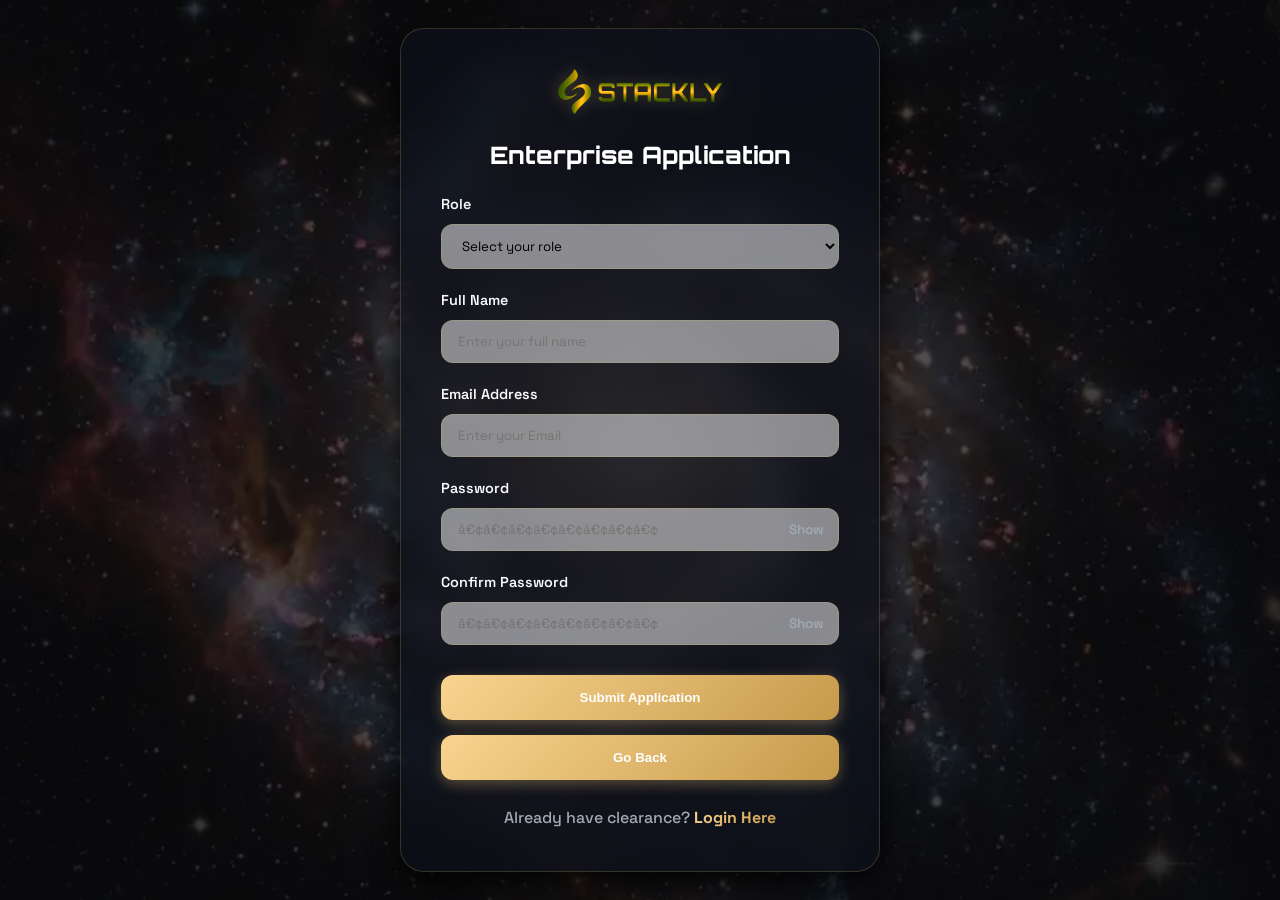
<file: register.html>
﻿<!DOCTYPE html>
<html lang="en">
<head>
    <meta charset="UTF-8">
    <meta name="viewport" content="width=device-width, initial-scale=1.0">
    <title>Enterprise Application | AI Solutions</title>
    <link rel="stylesheet" href="css/style.css">
    <link rel="stylesheet" href="https://unpkg.com/aos@next/dist/aos.css" />
    <link href="https://fonts.googleapis.com/css2?family=Orbitron:wght@400;500;600;700;800;900&family=Space+Grotesk:wght@300;400;500;600;700&display=swap" rel="stylesheet">
    <style>
        .login-container { 
            position: relative; 
            min-height: 100vh; 
            display: flex; 
            align-items: center; 
            justify-content: center; 
            overflow: hidden; 
            padding: 20px; 
        }
        .login-video { 
            position: absolute; 
            top: 0; 
            left: 0; 
            width: 100%; 
            height: 100%; 
            object-fit: cover; 
            z-index: 1; 
        }
        .login-overlay { 
            position: absolute; 
            top: 0; 
            left: 0; 
            width: 100%; 
            height: 100%; 
            background: radial-gradient(circle at center, rgba(9, 9, 11, 0.6) 0%, rgba(9, 9, 11, 0.9) 100%); 
            z-index: 2; 
        }
        .login-card { 
            position: relative; 
            z-index: 10; 
            max-width: 480px; 
            width: 100%; 
            padding: 40px; 
            background: var(--glass); 
            backdrop-filter: blur(16px); 
            -webkit-backdrop-filter: blur(16px); 
            border-radius: 24px; 
            border: 1px solid var(--border); 
            box-shadow: var(--shadow-lg); 
            text-align: center; 
        }
        .form-group {
            text-align: left;
            margin-bottom: 20px;
        }
        .form-group label {
            display: block;
            margin-bottom: 8px;
            font-weight: 600;
            font-size: 0.9rem;
            color: var(--text-main);
        }
        .form-group input, .form-group select {
            width: 100%;
            padding: 12px 16px;
            border-radius: 12px;
            border: 1px solid var(--border);
            background: rgba(255, 255, 255, 0.5);
            font-family: inherit;
            transition: var(--transition);
        }
        .form-group input:focus {
            outline: none;
            border-color: var(--primary);
            background: var(--white);
        }
    </style>
</head>
<body>
    <!-- Preloader -->
    <div class="bankio-loader">
        <img src="assets/Stackly-logo-Blue.webp" alt="Stackly Logo" style="height: 50px; margin-bottom: 40px; filter: hue-rotate(-165deg) saturate(1.5) brightness(1.5) drop-shadow(0 0 10px rgba(229,192,123,0.4)); animation: loaderPulse 2s ease-in-out infinite;">
        <div class="solar-system">
            <div class="sun"></div>
            <div class="orbit orbit-earth">
                <div class="earth">
                    <div class="orbit orbit-moon">
                        <div class="moon"></div>
                    </div>
                </div>
            </div>
        </div>
        <div class="bankio-loader-text" style="font-family: 'Orbitron', sans-serif; font-weight: 800; letter-spacing: 2px;">PREPARING FOR LAUNCH</div>
    </div>

    <div class="login-container">
        <img src="assets/register_bg.webp" alt="Register Background" class="login-video">
        <div class="login-overlay"></div>
        <div class="login-card active">
            <a href="index.html" class="logo" style="margin-bottom: 20px; display: inline-block;">
                <img src="assets/Stackly-logo-Blue.webp" alt="Stackly Logo" style="height: 45px; display: block; filter: hue-rotate(-165deg) saturate(1.5) brightness(1.5) drop-shadow(0 0 8px rgba(229,192,123,0.3));">
            </a>
            <h2 style="margin-bottom: 25px;">Enterprise Application</h2>
            <form id="registerForm">
                <div class="form-group">
                    <label>Role</label>
                    <select id="userRole" required>
                        <option value="" disabled selected>Select your role</option>
                        <option value="user">Engineer</option>
                        <option value="admin">Administrator</option>
                    </select>
                </div>
                <div class="form-group">
                    <label>Full Name</label>
                    <input type="text" placeholder="Enter your full name" required>
                </div>
                <div class="form-group">
                    <label>Email Address</label>
                    <input type="email" placeholder="Enter your Email" required>
                </div>
                <div class="form-group">
                    <label>Password</label>
                    <div style="display: flex; align-items: center; position: relative;">
                        <input type="password" id="regPassword" placeholder="â€¢â€¢â€¢â€¢â€¢â€¢â€¢â€¢" required style="padding-right: 60px;">
                        <span onclick="togglePassword('regPassword', event)" style="position: absolute; right: 15px; cursor: pointer; color: var(--text-muted); font-size: 0.85rem; font-weight: 600;">Show</span>
                    </div>
                </div>
                <div class="form-group">
                    <label>Confirm Password</label>
                    <div style="display: flex; align-items: center; position: relative;">
                        <input type="password" id="regConfirmPassword" placeholder="â€¢â€¢â€¢â€¢â€¢â€¢â€¢â€¢" required style="padding-right: 60px;">
                        <span onclick="togglePassword('regConfirmPassword', event)" style="position: absolute; right: 15px; cursor: pointer; color: var(--text-muted); font-size: 0.85rem; font-weight: 600;">Show</span>
                    </div>
                </div>
                <button type="submit" class="btn btn-primary" style="width: 100%; padding: 15px; margin-top: 10px;">Submit Application</button>
                <button type="button" class="btn btn-primary" onclick="window.location.href='index.html'" style="width: 100%; padding: 15px; margin-top: 15px;">Go Back</button>
            </form>
            
            <p style="margin-top: 25px; color: var(--text-muted);">Already have clearance? <a href="login.html" style="background: var(--primary-gradient); -webkit-background-clip: text; background-clip: text; -webkit-text-fill-color: transparent; font-weight: 700;">Login Here</a></p>
        </div>
    </div>

    <!-- Registration Logic -->
    <script>
        document.getElementById('registerForm').addEventListener('submit', (e) => {
            e.preventDefault();
            // Store email from registration to local storage so they could auto login or prefill
            const email = e.target.querySelector('input[type="email"]').value;
            localStorage.setItem('bankio_email', email);
            
            // Redirect to login page
            window.location.href = 'login.html';
        });
    </script>
    <script src="https://unpkg.com/aos@next/dist/aos.js"></script>
    <script src="js/script.js"></script>
    <script>
        function togglePassword(inputId, event) {
            const input = document.getElementById(inputId);
            const btn = event.target;
            if (input.type === 'password') {
                input.type = 'text';
                btn.innerText = 'Hide';
            } else {
                input.type = 'password';
                btn.innerText = 'Show';
            }
        }
    </script>
</body>
</html>
</file>
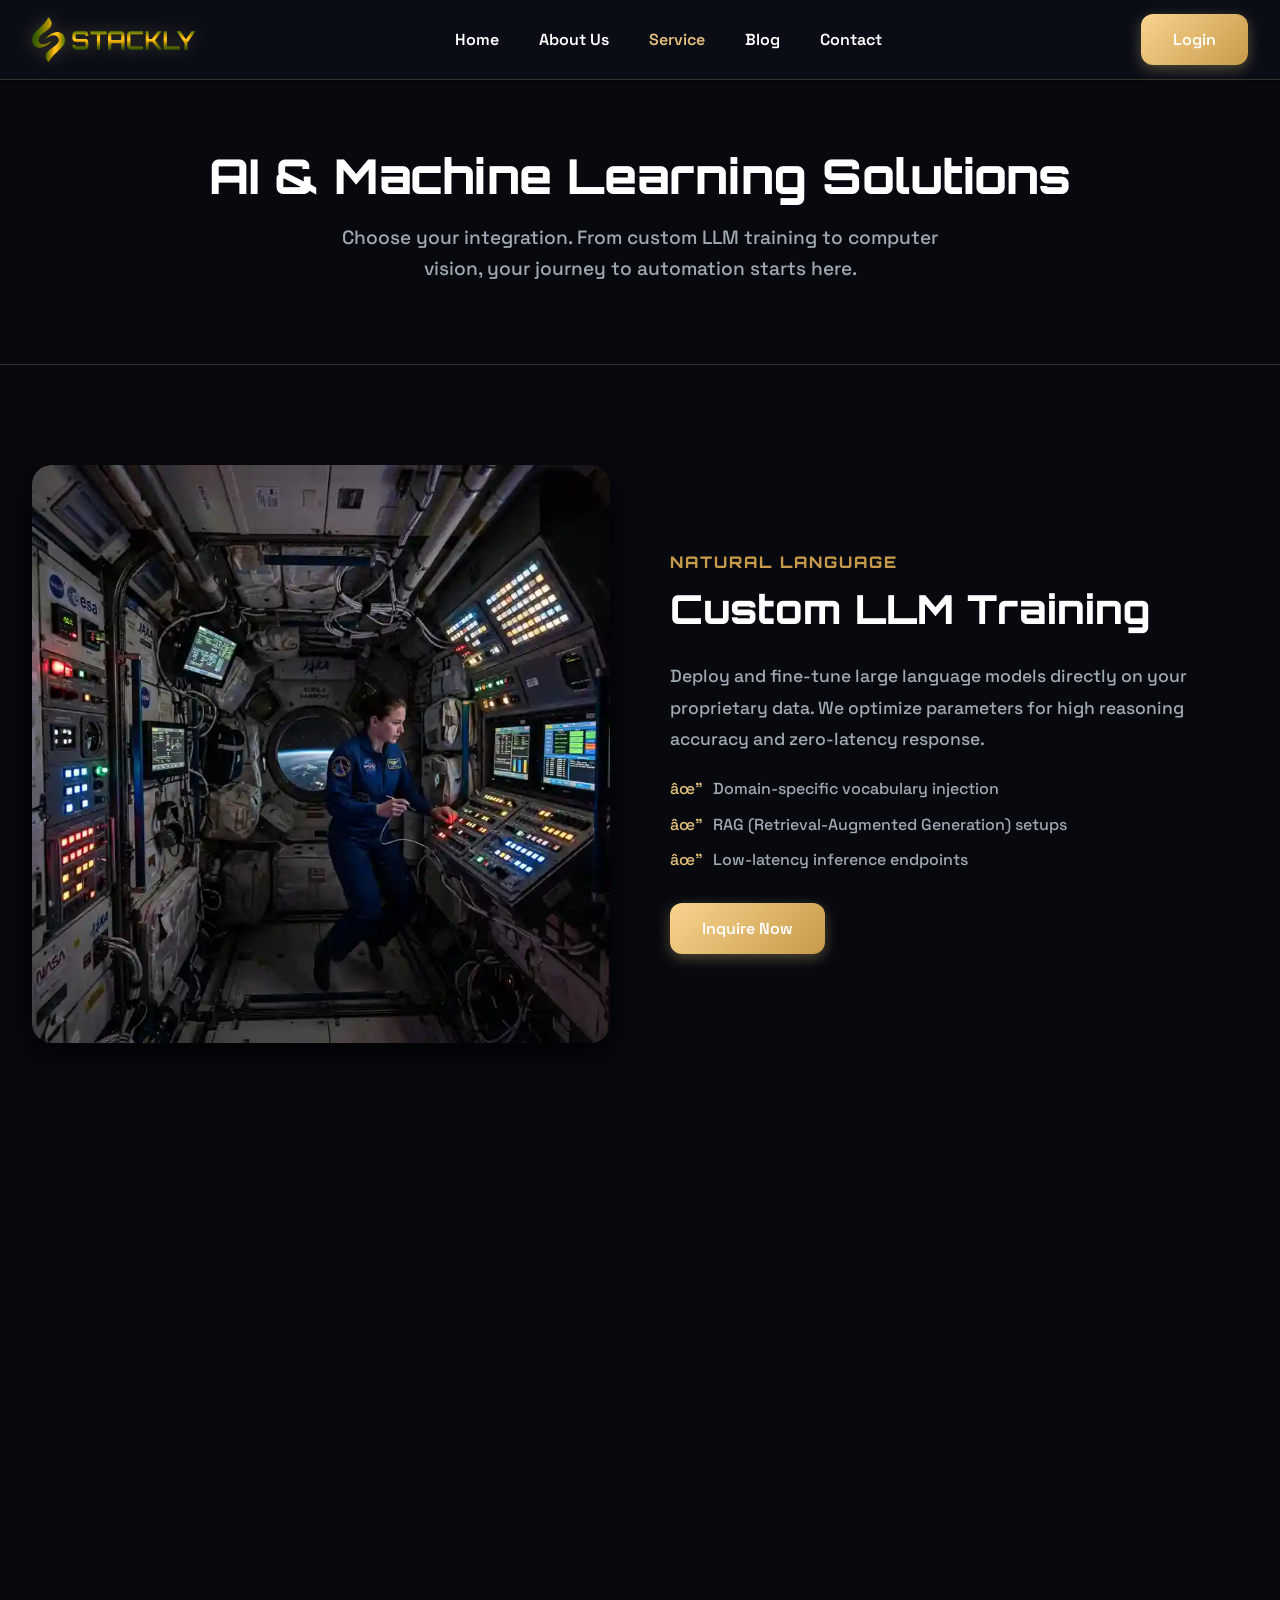
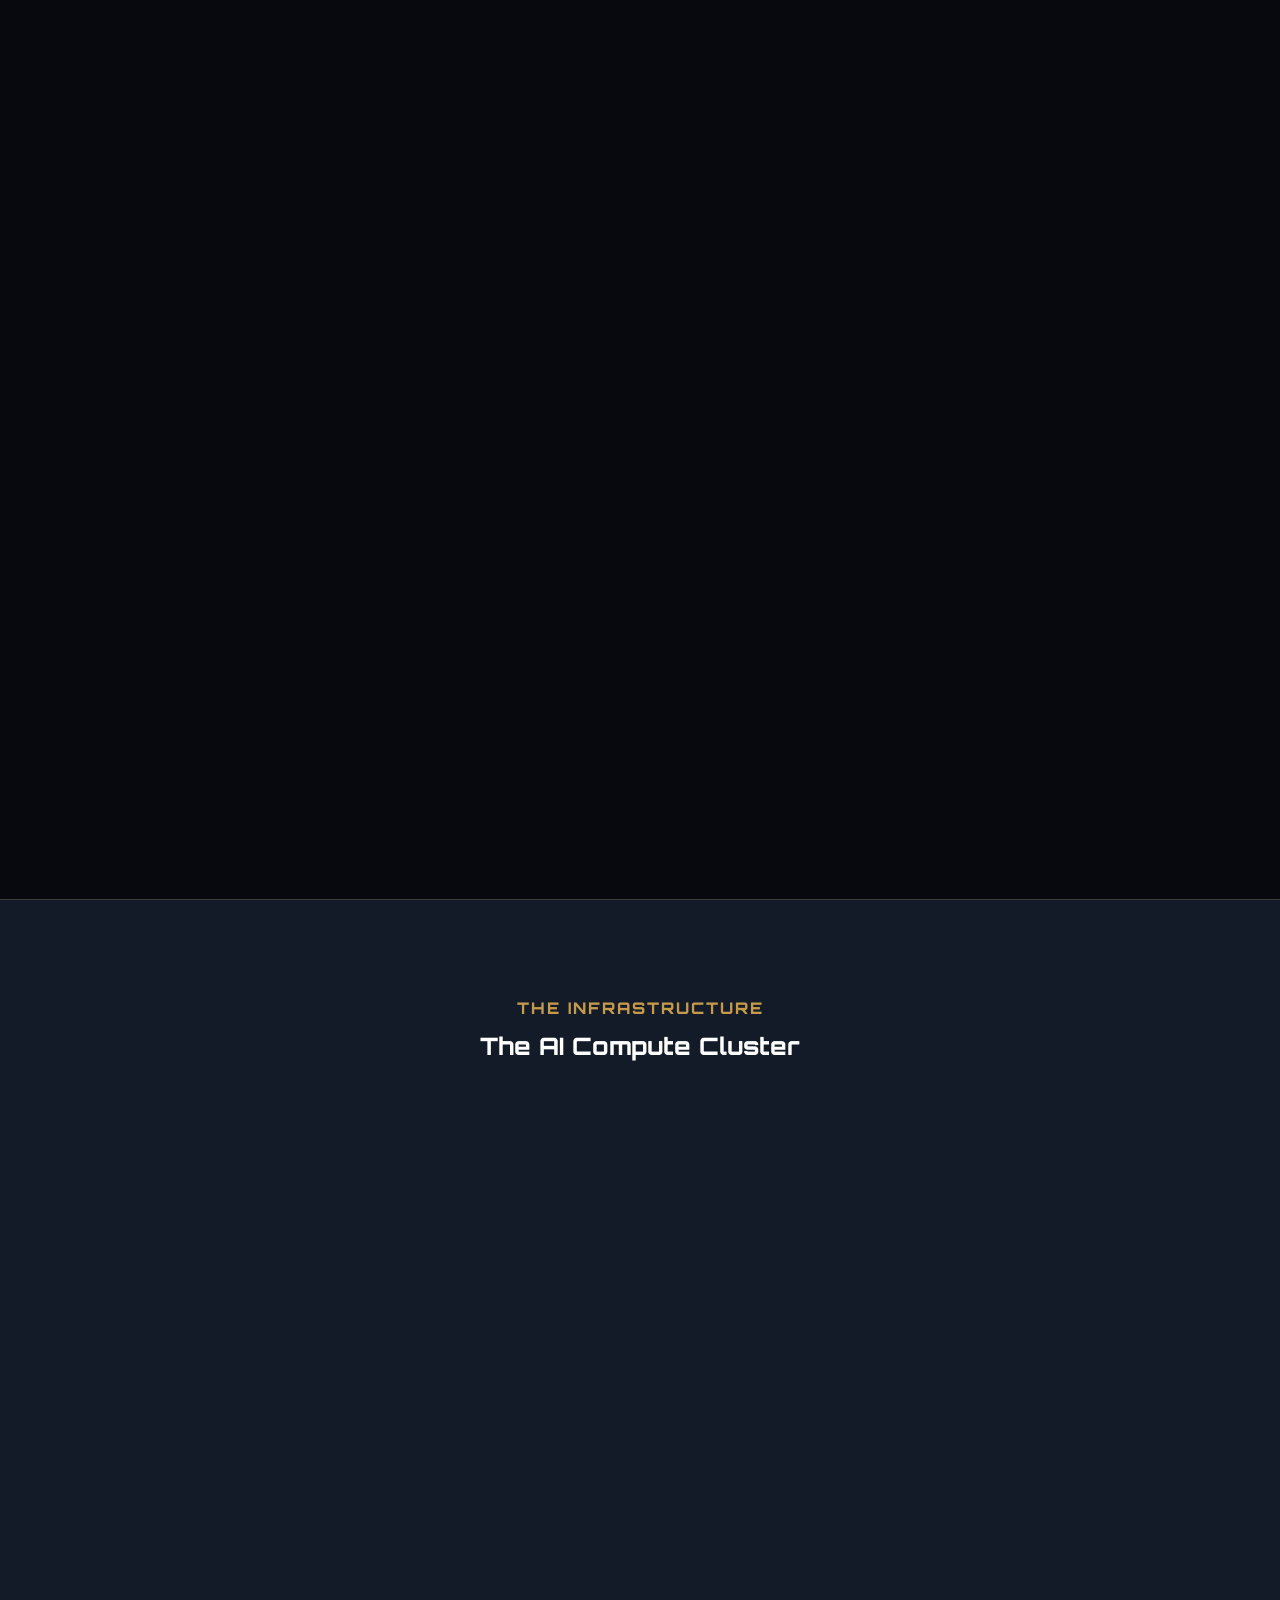
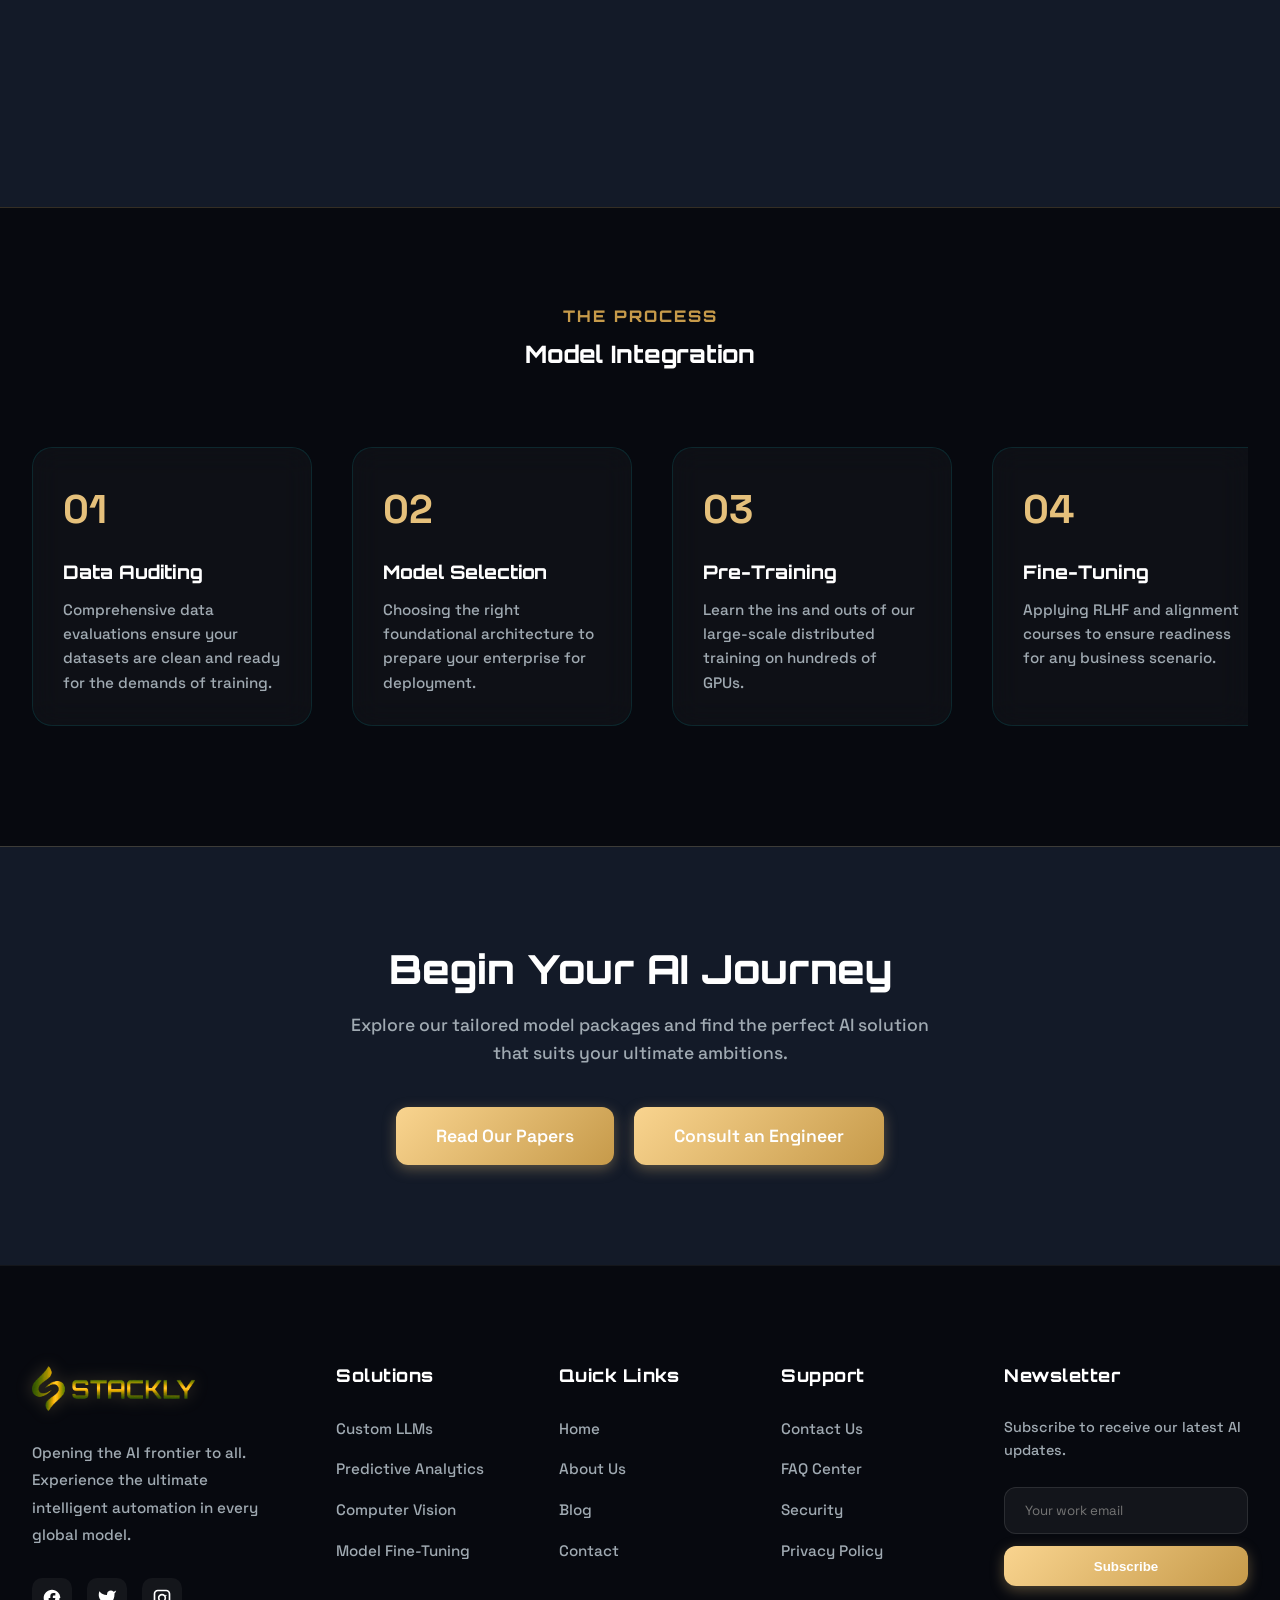
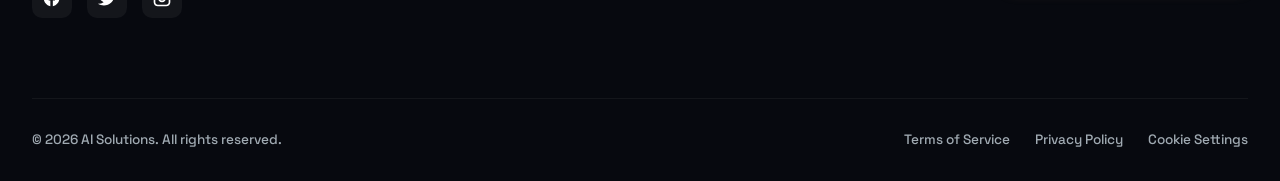
<file: service.html>
﻿<!doctype html>
<html lang="en">
  <head>
    <meta charset="UTF-8" />
    <meta name="viewport" content="width=device-width, initial-scale=1.0" />
    <title>Solutions | AI Solutions</title>
    <link rel="stylesheet" href="css/style.css" />
    <link rel="stylesheet" href="https://unpkg.com/aos@next/dist/aos.css" />
    <link
      href="https://fonts.googleapis.com/css2?family=Orbitron:wght@400;500;600;700;800;900&family=Space+Grotesk:wght@300;400;500;600;700&display=swap"
      rel="stylesheet"
    />
  </head>

  <body>
    <!-- Preloader -->
    <div class="bankio-loader">
        <img src="assets/Stackly-logo-Blue.webp" alt="Stackly Logo" style="height: 50px; margin-bottom: 40px; filter: hue-rotate(-165deg) saturate(1.5) brightness(1.5) drop-shadow(0 0 10px rgba(229,192,123,0.4)); animation: loaderPulse 2s ease-in-out infinite;">
        <div class="solar-system">
            <div class="sun"></div>
            <div class="orbit orbit-earth">
                <div class="earth">
                    <div class="orbit orbit-moon">
                        <div class="moon"></div>
                    </div>
                </div>
            </div>
        </div>
        <div class="bankio-loader-text" style="font-family: 'Orbitron', sans-serif; font-weight: 800; letter-spacing: 2px;">PREPARING FOR LAUNCH</div>
    </div>
    <!-- Header Section -->
    <header>
      <div class="container">
        <a href="index.html" class="logo">
          <img src="assets/Stackly-logo-Blue.webp" alt="Stackly Logo" style="height: 45px; display: block; filter: hue-rotate(-165deg) saturate(1.5) brightness(1.5) drop-shadow(0 0 8px rgba(229,192,123,0.3));">
        </a>
        <nav>
          <ul class="nav-links">
            <li><a href="index.html">Home</a></li>
            <li><a href="about.html">About Us</a></li>
            <li><a href="service.html" class="active">Service</a></li>
            <li><a href="blog.html">Blog</a></li>
            <li><a href="contact.html">Contact</a></li>
            <li class="nav-mobile-only"><a href="login.html">Login</a></li>
          </ul>
        </nav>
        <div class="header-btns">
          <a href="login.html" class="btn btn-primary">Login</a>
        </div>
        <button id="navToggle" class="nav-toggle">â˜°</button>
      </div>
    </header>

    <!-- Page Header -->
    <div class="page-header" style="background: var(--dark); padding: 150px 0 80px; text-align: center; border-bottom: 1px solid var(--border);">
      <div class="container">
        <h1 style="font-size: 3rem; margin-bottom: 20px;">AI & Machine Learning Solutions</h1>
        <p style="color: var(--text-muted); font-size: 1.2rem; max-width: 600px; margin: 0 auto;">Choose your integration. From custom LLM training to computer vision, your journey to automation starts here.</p>
      </div>
    </div>

    <!-- Experiences Details -->
    <section class="section-padding">
      <div class="container">
        
        <!-- Experience 1: LLM -->
        <div style="display: grid; grid-template-columns: repeat(auto-fit, minmax(min(100%, 400px), 1fr)); gap: 60px; align-items: center; margin-bottom: 100px;">
          <div data-aos="fade-right" style="border-radius: 20px; overflow: hidden; box-shadow: var(--shadow-lg);">
            <img src="assets/service_iss.webp" alt="LLM Training" style="width: 100%; height: auto;" />
          </div>
          <div data-aos="fade-left">
            <h4 style="color: var(--secondary); margin-bottom: 15px; letter-spacing: 2px;">NATURAL LANGUAGE</h4>
            <h2 style="margin-bottom: 30px; font-size: 2.5rem;">Custom LLM Training</h2>
            <p style="color: var(--text-muted); margin-bottom: 20px; font-size: 1.1rem; line-height: 1.8;">
              Deploy and fine-tune large language models directly on your proprietary data. We optimize parameters for high reasoning accuracy and zero-latency response.
            </p>
            <ul style="color: var(--text-muted); margin-bottom: 30px; list-style: none; padding: 0;">
              <li style="margin-bottom: 10px; display: flex; align-items: center;"><span style="color: var(--primary); margin-right: 10px;">âœ”</span> Domain-specific vocabulary injection</li>
              <li style="margin-bottom: 10px; display: flex; align-items: center;"><span style="color: var(--primary); margin-right: 10px;">âœ”</span> RAG (Retrieval-Augmented Generation) setups</li>
              <li style="margin-bottom: 10px; display: flex; align-items: center;"><span style="color: var(--primary); margin-right: 10px;">âœ”</span> Low-latency inference endpoints</li>
            </ul>
            <a href="contact.html" class="btn btn-primary">Inquire Now</a>
          </div>
        </div>

        <!-- Experience 2: Analytics -->
        <div style="display: grid; grid-template-columns: repeat(auto-fit, minmax(min(100%, 400px), 1fr)); gap: 60px; align-items: center; margin-bottom: 100px;">
          <div data-aos="fade-right" style="order: 2;">
            <h4 style="color: var(--secondary); margin-bottom: 15px; letter-spacing: 2px;">DEEP LEARNING</h4>
            <h2 style="margin-bottom: 30px; font-size: 2.5rem;">Predictive Analytics</h2>
            <p style="color: var(--text-muted); margin-bottom: 20px; font-size: 1.1rem; line-height: 1.8;">
              Travel further into your data than anyone has gone. Our predictive models analyze vast datasets to offer an unprecedented view of future market trends and user behavior.
            </p>
            <ul style="color: var(--text-muted); margin-bottom: 30px; list-style: none; padding: 0;">
              <li style="margin-bottom: 10px; display: flex; align-items: center;"><span style="color: var(--primary); margin-right: 10px;">âœ”</span> Time-series forecasting</li>
              <li style="margin-bottom: 10px; display: flex; align-items: center;"><span style="color: var(--primary); margin-right: 10px;">âœ”</span> Anomaly detection</li>
              <li style="margin-bottom: 10px; display: flex; align-items: center;"><span style="color: var(--primary); margin-right: 10px;">âœ”</span> Real-time data processing</li>
            </ul>
            <a href="contact.html" class="btn btn-primary">Inquire Now</a>
          </div>
          <div data-aos="fade-left" style="border-radius: 20px; overflow: hidden; box-shadow: var(--shadow-lg); order: 1;">
            <img src="assets/service_lunar.webp" alt="Analytics" style="width: 100%; height: auto;" />
          </div>
        </div>

        <!-- Experience 3: Computer Vision -->
        <div style="display: grid; grid-template-columns: repeat(auto-fit, minmax(min(100%, 400px), 1fr)); gap: 60px; align-items: center;">
          <div data-aos="fade-right" style="border-radius: 20px; overflow: hidden; box-shadow: var(--shadow-lg);">
            <img src="assets/service_zero_g.webp" alt="Computer Vision" style="width: 100%; height: auto;" />
          </div>
          <div data-aos="fade-left">
            <h4 style="color: var(--secondary); margin-bottom: 15px; letter-spacing: 2px;">PERCEPTION</h4>
            <h2 style="margin-bottom: 30px; font-size: 2.5rem;">Computer Vision</h2>
            <p style="color: var(--text-muted); margin-bottom: 20px; font-size: 1.1rem; line-height: 1.8;">
              Experience true automation in visual tasks. Aboard our highly optimized inference clusters, you will be able to process video feeds and images in real-time.
            </p>
            <ul style="color: var(--text-muted); margin-bottom: 30px; list-style: none; padding: 0;">
              <li style="margin-bottom: 10px; display: flex; align-items: center;"><span style="color: var(--primary); margin-right: 10px;">âœ”</span> Object detection and tracking</li>
              <li style="margin-bottom: 10px; display: flex; align-items: center;"><span style="color: var(--primary); margin-right: 10px;">âœ”</span> Facial recognition algorithms</li>
              <li style="margin-bottom: 10px; display: flex; align-items: center;"><span style="color: var(--primary); margin-right: 10px;">âœ”</span> Automated visual inspection</li>
            </ul>
            <a href="contact.html" class="btn btn-primary">Book Demo</a>
          </div>
        </div>

      </div>
    </section>

    <!-- The Destination -> The Hardware -->
    <section class="section-padding" style="background: var(--light-bg); border-top: 1px solid var(--border);">
      <div class="container text-center">
        <h4 style="color: var(--secondary); margin-bottom: 15px; letter-spacing: 2px;">THE INFRASTRUCTURE</h4>
        <h2 style="margin-bottom: 60px;">The AI Compute Cluster</h2>
        <div style="display: grid; grid-template-columns: repeat(auto-fit, minmax(min(100%, 300px), 1fr)); gap: 40px; text-align: left; align-items: center;">
          <div data-aos="fade-right">
            <h3 style="margin-bottom: 20px; font-size: 2rem;">A Home for Neural Nets</h3>
            <p style="color: var(--text-muted); margin-bottom: 20px; font-size: 1.1rem; line-height: 1.8;">
              Processing approximately 250 terabytes of data daily at a staggering 17,500 operations per second, our cluster is humanity's greatest computing achievement and your competitive edge.
            </p>
            <ul style="color: var(--text-muted); margin-bottom: 30px; list-style: none; padding: 0; display: grid; grid-template-columns: max-content 1fr; gap: 15px 20px; align-items: start; line-height: 1.6;">
              <li style="display: contents;">
                <strong style="color: var(--primary); text-align: right;">H100 Nodes:</strong>
                <span>Experience the raw power of the latest NVIDIA Tensor Cores.</span>
              </li>
              <li style="display: contents;">
                <strong style="color: var(--primary); text-align: right;">Liquid Cooling:</strong>
                <span>Our data centers maintain optimal thermal limits, offering the most stable training environment.</span>
              </li>
              <li style="display: contents;">
                <strong style="color: var(--primary); text-align: right;">Low Latency:</strong>
                <span>Learn to deploy models in an environment free from network bottlenecks.</span>
              </li>
            </ul>
          </div>
          <div data-aos="fade-left" style="border-radius: 20px; overflow: hidden; box-shadow: var(--shadow-lg);">
            <img src="assets/service_inside_iss.webp" alt="Server Cluster" style="width: 100%; height: auto; filter: hue-rotate(45deg);" />
          </div>
        </div>
      </div>
    </section>

    <!-- Training & Preparation -> Model Integration -->
    <section class="section-padding" style="background: var(--dark); border-top: 1px solid var(--border);">
      <div class="container text-center">
        <h4 style="color: var(--secondary); margin-bottom: 15px; letter-spacing: 2px;">THE PROCESS</h4>
        <h2 style="margin-bottom: 60px; color: #fff;">Model Integration</h2>
        <style>
          @keyframes scrollTrain {
            0% { transform: translateX(0); }
            100% { transform: translateX(-50%); }
          }
          .train-marquee {
            display: flex;
            gap: 40px;
            width: max-content;
            animation: scrollTrain 35s linear infinite;
            padding: 20px 0;
          }
          .train-marquee:hover {
            animation-play-state: paused;
          }
          .train-card {
            width: 280px;
            background: rgba(255, 255, 255, 0.03);
            backdrop-filter: blur(15px);
            -webkit-backdrop-filter: blur(15px);
            border: 1px solid rgba(0, 255, 255, 0.1);
            border-radius: 20px;
            padding: 30px;
            text-align: left;
            transition: all 0.4s ease;
          }
          .train-card:hover {
            transform: translateY(-15px);
            box-shadow: 0 20px 40px rgba(0,255,255,0.15);
            background: rgba(255, 255, 255, 0.08);
            border-color: rgba(0, 255, 255, 0.4);
          }
        </style>
        <div style="overflow: hidden; width: 100%; position: relative;">
          <div class="train-marquee">
            <!-- Group 1 -->
            <div class="train-card">
              <div style="font-size: 2.5rem; color: var(--primary); margin-bottom: 20px; font-weight: 700;">01</div>
              <h3 style="color: #fff; margin-bottom: 15px;">Data Auditing</h3>
              <p style="color: var(--text-muted); font-size: 0.95rem; line-height: 1.6;">Comprehensive data evaluations ensure your datasets are clean and ready for the demands of training.</p>
            </div>
            <div class="train-card">
              <div style="font-size: 2.5rem; color: var(--primary); margin-bottom: 20px; font-weight: 700;">02</div>
              <h3 style="color: #fff; margin-bottom: 15px;">Model Selection</h3>
              <p style="color: var(--text-muted); font-size: 0.95rem; line-height: 1.6;">Choosing the right foundational architecture to prepare your enterprise for deployment.</p>
            </div>
            <div class="train-card">
              <div style="font-size: 2.5rem; color: var(--primary); margin-bottom: 20px; font-weight: 700;">03</div>
              <h3 style="color: #fff; margin-bottom: 15px;">Pre-Training</h3>
              <p style="color: var(--text-muted); font-size: 0.95rem; line-height: 1.6;">Learn the ins and outs of our large-scale distributed training on hundreds of GPUs.</p>
            </div>
            <div class="train-card">
              <div style="font-size: 2.5rem; color: var(--primary); margin-bottom: 20px; font-weight: 700;">04</div>
              <h3 style="color: #fff; margin-bottom: 15px;">Fine-Tuning</h3>
              <p style="color: var(--text-muted); font-size: 0.95rem; line-height: 1.6;">Applying RLHF and alignment courses to ensure readiness for any business scenario.</p>
            </div>
            <div class="train-card">
              <div style="font-size: 2.5rem; color: var(--primary); margin-bottom: 20px; font-weight: 700;">05</div>
              <h3 style="color: #fff; margin-bottom: 15px;">Latency Optimization</h3>
              <p style="color: var(--text-muted); font-size: 0.95rem; line-height: 1.6;">Master running operations in a fast environment through our specialized inference APIs.</p>
            </div>
            
            <!-- Group 2 (Duplicate for seamless loop) -->
            <div class="train-card">
              <div style="font-size: 2.5rem; color: var(--primary); margin-bottom: 20px; font-weight: 700;">01</div>
              <h3 style="color: #fff; margin-bottom: 15px;">Data Auditing</h3>
              <p style="color: var(--text-muted); font-size: 0.95rem; line-height: 1.6;">Comprehensive data evaluations ensure your datasets are clean and ready for the demands of training.</p>
            </div>
            <div class="train-card">
              <div style="font-size: 2.5rem; color: var(--primary); margin-bottom: 20px; font-weight: 700;">02</div>
              <h3 style="color: #fff; margin-bottom: 15px;">Model Selection</h3>
              <p style="color: var(--text-muted); font-size: 0.95rem; line-height: 1.6;">Choosing the right foundational architecture to prepare your enterprise for deployment.</p>
            </div>
            <div class="train-card">
              <div style="font-size: 2.5rem; color: var(--primary); margin-bottom: 20px; font-weight: 700;">03</div>
              <h3 style="color: #fff; margin-bottom: 15px;">Pre-Training</h3>
              <p style="color: var(--text-muted); font-size: 0.95rem; line-height: 1.6;">Learn the ins and outs of our large-scale distributed training on hundreds of GPUs.</p>
            </div>
            <div class="train-card">
              <div style="font-size: 2.5rem; color: var(--primary); margin-bottom: 20px; font-weight: 700;">04</div>
              <h3 style="color: #fff; margin-bottom: 15px;">Fine-Tuning</h3>
              <p style="color: var(--text-muted); font-size: 0.95rem; line-height: 1.6;">Applying RLHF and alignment courses to ensure readiness for any business scenario.</p>
            </div>
            <div class="train-card">
              <div style="font-size: 2.5rem; color: var(--primary); margin-bottom: 20px; font-weight: 700;">05</div>
              <h3 style="color: #fff; margin-bottom: 15px;">Latency Optimization</h3>
              <p style="color: var(--text-muted); font-size: 0.95rem; line-height: 1.6;">Master running operations in a fast environment through our specialized inference APIs.</p>
            </div>
          </div>
        </div>
      </div>
    </section>

    <!-- New Section: CTA / Discover -->
    <section class="section-padding" style="background: var(--light-bg); border-top: 1px solid var(--border); text-align: center;">
      <div class="container">
        <h2 style="font-size: 2.5rem; margin-bottom: 20px;">Begin Your AI Journey</h2>
        <p style="color: var(--text-muted); max-width: 600px; margin: 0 auto 40px auto; font-size: 1.1rem;">Explore our tailored model packages and find the perfect AI solution that suits your ultimate ambitions.</p>
        <div style="display: flex; justify-content: center; gap: 20px; flex-wrap: wrap;">
            <a href="404.html" class="btn btn-primary" style="padding: 15px 40px; font-size: 1.1rem;">Read Our Papers</a>
            <a href="contact.html" class="btn btn-primary" style="padding: 15px 40px; font-size: 1.1rem;">Consult an Engineer</a>
        </div>
      </div>
    </section>

        <!-- Footer -->
    <footer class="footer">
      <div class="container">
        <div class="footer-grid">
          <div class="footer-col">
            <a href="index.html" class="logo" style="margin-bottom: 20px; display: inline-block;">
              <img src="assets/Stackly-logo-Blue.webp" alt="Stackly Logo" style="height: 45px; display: block; filter: hue-rotate(-165deg) saturate(1.5) brightness(1.5) drop-shadow(0 0 8px rgba(229,192,123,0.3));">
            </a>
            <p class="footer-description">
              Opening the AI frontier to all. Experience the ultimate intelligent automation in every global model.
            </p>
            <div class="footer-socials">
              <a href="404.html" aria-label="Facebook">
                <svg width="20" height="20" fill="currentColor" viewBox="0 0 24 24"><path d="M22 12c0-5.52-4.48-10-10-10S2 6.48 2 12c0 4.84 3.44 8.87 8 9.8V15H8v-3h2V9.5C10 7.57 11.57 6 13.5 6H16v3h-2c-.55 0-1 .45-1 1v2h3l-.5 3h-2.5v6.8c4.56-.93 8-4.96 8-9.8z"/></svg>
              </a>
              <a href="404.html" aria-label="Twitter">
                <svg width="20" height="20" fill="currentColor" viewBox="0 0 24 24"><path d="M23 3a10.9 10.9 0 0 1-3.14 1.53 4.48 4.48 0 0 0-7.86 3v1A10.66 10.66 0 0 1 3 4s-4 9 5 13a11.64 11.64 0 0 1-7 2c9 5 20 0 20-11.5a4.5 4.5 0 0 0-.08-.83A7.72 7.72 0 0 0 23 3z"/></svg>
              </a>
              <a href="404.html" aria-label="Instagram">
                <svg width="20" height="20" fill="currentColor" viewBox="0 0 24 24"><path d="M7 2h10c2.76 0 5 2.24 5 5v10c0 2.76-2.24 5-5 5H7c-2.76 0-5-2.24-5-5V7c0-2.76 2.24-5 5-5zm0 2c-1.66 0-3 1.34-3 3v10c0 1.66 1.34 3 3 3h10c1.66 0 3-1.34 3-3V7c0-1.66-1.34-3-3-3H7zm5 3a5 5 0 1 1 0 10 5 5 0 0 1 0-10zm0 2a3 3 0 1 0 0 6 3 3 0 0 0 0-6zm4.75-1a.75.75 0 1 1 0 1.5.75.75 0 0 1 0-1.5z"/></svg>
              </a>
            </div>
          </div>
          <div class="footer-col">
            <h4>Solutions</h4>
            <ul>
              <li><a href="404.html">Custom LLMs</a></li>
              <li><a href="404.html">Predictive Analytics</a></li>
              <li><a href="404.html">Computer Vision</a></li>
              <li><a href="404.html">Model Fine-Tuning</a></li>
            </ul>
          </div>
          <div class="footer-col">
            <h4>Quick Links</h4>
            <ul>
              <li><a href="index.html">Home</a></li>
              <li><a href="about.html">About Us</a></li>
              <li><a href="blog.html">Blog</a></li>
              <li><a href="contact.html">Contact</a></li>
            </ul>
          </div>
          <div class="footer-col">
            <h4>Support</h4>
            <ul>
              <li><a href="404.html">Contact Us</a></li>
              <li><a href="404.html">FAQ Center</a></li>
              <li><a href="404.html">Security</a></li>
              <li><a href="404.html">Privacy Policy</a></li>
            </ul>
          </div>
          <div class="footer-col footer-newsletter">
            <h4>Newsletter</h4>
            <p>Subscribe to receive our latest AI updates.</p>
            <form action="404.html" class="newsletter-form">
              <input type="email" placeholder="Your work email" required />
              <button href="404.html" type="submit" class="btn btn-primary">Subscribe</button>
            </form>
          </div>
        </div>
        <div class="footer-bottom">
          <div class="footer-bottom-grid">
            <p>&copy; 2026 AI Solutions. All rights reserved.</p>
            <div class="footer-policy-links">
              <a href="404.html">Terms of Service</a>
              <a href="404.html">Privacy Policy</a>
              <a href="404.html">Cookie Settings</a>
            </div>
          </div>
        </div>
      </div>
    </footer>

    <script src="https://unpkg.com/aos@next/dist/aos.js"></script>
    <script src="js/script.js"></script>
  </body>
</html>
</file>
<file: css/style.css>
/* 
   Space Tourism Modern Design System
   Reflects a Premium Galactic Identity
   Color Palette: Starlight Gold, Nebula Cyan, and Void Black
*/

@import url('https://fonts.googleapis.com/css2?family=Orbitron:wght@400;500;600;700;800;900&family=Space+Grotesk:wght@300;400;500;600;700&display=swap');

:root {
  --primary: #E5C07B; /* Starlight Gold */
  --primary-gradient: linear-gradient(135deg, #F9D48F 0%, #C69A4A 100%);
  --secondary: #C69A4A; /* Deep Gold */
  --accent: #56B6C2; /* Nebula Cyan */
  --white: #ffffff;
  --dark: #07090F; /* Void Black */
  --dashboard-bg: #0C101A; /* Deep Space */
  --light-bg: #131A28; /* Stardust Grey */
  --text-main: #F8F9FA;
  --text-muted: #A0AAB2;
  --glass: rgba(12, 16, 26, 0.7);
  --border: rgba(229, 192, 123, 0.2);
  --shadow-sm: 0 1px 2px rgba(0,0,0,0.6);
  --shadow-md: 0 4px 6px -1px rgba(0,0,0,0.8), 0 2px 4px -2px rgba(0,0,0,0.7);
  --shadow-lg: 0 10px 30px rgba(0, 0, 0, 0.9);
  --transition: all 0.3s cubic-bezier(0.4, 0, 0.2, 1);
  --header-height: 80px;
  --sidebar-width: 280px;
  --sidebar-collapsed: 80px;
  --dashboard-max-width: 1400px;
}

/* Base Component Extensions moved to end for centralization */
.progress-track {
    width: 100%;
    height: 8px;
    background: #f1f5f9;
    border-radius: 10px;
    overflow: hidden;
    margin-top: 10px;
}

.progress-fill {
    height: 100%;
    background: var(--primary-gradient);
    border-radius: 10px;
    transition: width 1s ease-in-out;
}

.sparkline {
    width: 60px;
    height: 30px;
}

/* Dashboard Utilities */
.glass-panel {
    background: rgba(255, 255, 255, 0.7);
    backdrop-filter: blur(12px);
    -webkit-backdrop-filter: blur(12px);
    border: 1px solid rgba(255, 255, 255, 0.3);
}

.gradient-text {
    background: var(--primary-gradient);
    -webkit-background-clip: text;
    background-clip: text;
    -webkit-text-fill-color: transparent;
}

.card-premium {
    background: var(--white);
    border-radius: 24px;
    padding: 2rem;
    box-shadow: var(--shadow-lg);
    border: 1px solid var(--border);
    transition: var(--transition);
    --text-muted: #334155;
    --text-main: #0f172a;
    color: var(--text-main);
    font-weight: 600;
}

.card-premium h1, .card-premium h2, .card-premium h3, .card-premium h4, .card-premium h5, .card-premium h6 {
    color: var(--text-main);
    font-weight: 800;
}

.card-premium:hover {
    transform: translateY(-5px);
    box-shadow: 0 20px 40px rgba(0, 0, 0, 0.08);
}

/* --- NORMAL CSS --- */
* {
  margin: 0;
  padding: 0;
  box-sizing: border-box;
}

body {
  font-family: 'Space Grotesk', sans-serif;
  color: var(--text-main);
  background-color: var(--dark);
  line-height: 1.6;
  font-weight: 500;
  overflow-x: hidden;
}

h1, h2, h3, h4, h5, h6 {
  font-family: 'Orbitron', sans-serif;
  font-weight: 800;
  line-height: 1.1;
  color: var(--white);
}

a {
  text-decoration: none;
  color: inherit;
  transition: var(--transition);
}

ul {
  list-style: none;
}

img {
  max-width: 100%;
  display: block;
}

.nav-mobile-only {
  display: none;
}

.feature-card {
  padding: 40px;
  background: var(--light-bg);
  border-radius: 20px;
  border: 1px solid var(--border);
  transition: var(--transition);
  height: 100%;
}

.how-it-works .feature-card:hover,
.services-highlight .feature-card:hover {
  transform: translateY(-5px) scale(1.03);
  box-shadow: 0 20px 40px rgba(0, 0, 0, 0.1);
  border-color: var(--primary);
  cursor: pointer;
}


.container {
  max-width: 1280px;
  margin: 0 auto;
  padding: 0 2rem;
}

/* Buttons */
.btn {
  display: inline-flex;
  align-items: center;
  justify-content: center;
  padding: 0.8rem 2rem;
  border-radius: 12px;
  font-weight: 600;
  cursor: pointer;
  transition: var(--transition);
  border: none;
  gap: 8px;
}

.btn-primary {
  background: var(--primary-gradient);
  color: var(--white);
  box-shadow: 0 4px 14px 0 rgba(229, 192, 123, 0.35);
}

.btn-primary:active,
.btn-primary:hover {
  transform: translateY(-2px);
  box-shadow: 0 6px 20px rgba(229, 192, 123, 0.25);
  filter: brightness(1.1);
}

.btn-secondary {
  background: rgba(229, 192, 123, 0.1);
  color:black;
  border: 1px solid var(--border);
}

.btn-secondary:active,
.btn-secondary:hover {
  background: var(--primary);
  border-color: var(--primary);
  color: var(--white);
}

.btn-explore:active,
.btn-explore:hover {
  background: var(--primary) !important;
  color: var(--white) !important;
  border-color: var(--primary) !important;
  transform: translateY(-2px) scale(1.05);
  box-shadow: 0 15px 30px rgba(229, 192, 123, 0.4);
}

/* Sections */
.section-padding {
  padding: 100px 0;
}

.text-center {
  text-align: center;
}

header {
  position: fixed;
  top: 0;
  left: 0;
  width: 100%;
  height: 80px;
  z-index: 1000;
  display: flex;
  align-items: center;
  transition: var(--transition);
  background: var(--glass) !important;
  box-shadow: var(--shadow-sm);
  border-bottom: 1px solid var(--border);
  backdrop-filter: blur(12px);
  -webkit-backdrop-filter: blur(12px);
}

header .nav-links a {
  color: var(--white) !important;
  font-weight: 600;
}

header .logo span {
  color: var(--primary) !important;
}

header .container {
  display: flex;
  justify-content: space-between;
  align-items: center;
  width: 100%;
}

.logo {
  display: flex;
  align-items: center;
  gap: 10px;
  font-size: 1.5rem;
  font-weight: 800;
  background: var(--primary-gradient);
  -webkit-background-clip: text;
  background-clip: text;
  -webkit-text-fill-color: transparent;
}

.nav-links {
  display: flex;
  gap: 2.5rem;
}

.nav-links a {
  font-weight: 500;
  color: var(--text-main);
  position: relative;
}

.nav-links a.active {
  color: var(--primary) !important;
}

.nav-links a:hover::after,
.nav-links a.active::after {
  width: 100%;
}

.nav-links a:hover::after {
  width: 100%;
}

.nav-toggle {
    display: none;
    background: none;
    border: none;
    font-size: 1.5rem;
    cursor: pointer;
    color: var(--dark);
    z-index: 1001;
}

/* Cards */
.card {
  background: var(--white);
  padding: 2.5rem;
  border-radius: 20px;
  border: 1px solid var(--border);
  transition: var(--transition);
  --text-muted: #334155;
  --text-main: #0f172a;
  color: var(--text-main);
  font-weight: 600;
}
.card h1, .card h2, .card h3, .card h4, .card h5, .card h6 {
  color: var(--text-main);
  font-weight: 800;
}

.investment-tiers .card:hover,
.custody-section .card:hover {
  transform: translateY(-5px) scale(1.03);
  box-shadow: 0 20px 40px rgba(0, 0, 0, 0.1);
  border-color: var(--primary);
  cursor: pointer;
}

/* Animations */
.reveal {
  opacity: 0;
  transform: translateY(30px);
  transition: all 0.8s cubic-bezier(0.4, 0, 0.2, 1);
}

.reveal.active {
  opacity: 1;
  transform: translateY(0);
}

/* Hero Section */
.hero-section {
    position: relative;
    min-height: 100vh;
    display: flex;
    align-items: center;
    overflow: hidden;
    color: var(--white);
    background: #000;
}

.hero-video {
    position: absolute;
    top: 0;
    left: 0;
    width: 100%;
    height: 100%;
    z-index: 1;
    object-fit: cover;
    pointer-events: none;
}

.hero-overlay {
    position: absolute;
    top: 0;
    left: 0;
    width: 100%;
    height: 100%;
    background: radial-gradient(circle at center, rgba(0, 0, 0, 0.11) 0%, rgba(0,0,0,0.7) 100%);
    z-index: 2;
}

.hero-video {
    position: absolute;
    top: 0;
    left: 0;
    width: 100%;
    height: 100%;
    z-index: 1;
    object-fit: cover;
}

.hero-overlay {
    position: absolute;
    top: 0;
    left: 0;
    width: 100%;
    height: 100%;
    background: radial-gradient(circle at center, rgba(15, 23, 42, 0.4) 0%, rgba(15, 23, 42, 0.8) 100%);
    z-index: 2;
}

.hero-section .container {
    position: relative;
    z-index: 3;
}

/* Dashboard Global Styles */
.sidebar {
  position: fixed;
  left: 0;
  top: 0;
  width: 280px;
  height: 100vh;
  background: var(--dark);
  color: var(--white);
  padding: 2rem;
  transition: var(--transition);
  z-index: 1100;
}

.sidebar-logo {
  display: flex;
  align-items: center;
  gap: 12px;
  font-size: 1.5rem;
  font-weight: 800;
  margin-bottom: 3rem;
}

.sidebar-menu {
  display: flex;
  flex-direction: column;
  gap: 0.5rem;
}

.sidebar-menu a {
  display: flex;
  align-items: center;
  gap: 12px;
  padding: 12px 16px;
  border-radius: 12px;
  opacity: 0.7;
  transition: var(--transition);
}

.sidebar-menu a.active, .sidebar-menu a:hover {
  background: rgba(255, 255, 255, 0.1);
  opacity: 1;
  color: var(--white);
}

.main-content {
  flex: 1;
  padding: 2rem 0; /* Reduced horizontal padding, handled by wrapper */
  transition: var(--transition);
  min-height: 100vh;
  background: var(--dashboard-bg);
}

/* Footer Section */
footer {
  background: var(--dark);
  color: var(--white);
  padding: 100px 0 0;
  border-top: 1px solid rgba(255, 255, 255, 0.05);
}

.footer-grid {
  display: grid;
  grid-template-columns: 1.5fr 1fr 1fr 1fr 1.5fr;
  gap: 60px;
  margin-bottom: 80px;
}

.footer-logo {
  height: 45px;
  margin-bottom: 25px;
  filter: brightness(0) invert(1);
}

.footer-description {
  color: var(--text-muted);
  font-size: 0.95rem;
  margin-bottom: 30px;
  line-height: 1.8;
}

.footer-socials {
  display: flex;
  gap: 15px;
}

.footer-socials a {
  width: 40px;
  height: 40px;
  border-radius: 10px;
  background: rgba(255, 255, 255, 0.05);
  display: flex;
  align-items: center;
  justify-content: center;
  transition: var(--transition);
  color: var(--white);
}

.footer-socials a:hover {
  background: var(--primary-gradient);
  transform: translateY(-3px);
  color: var(--white);
}

.footer-col h4 {
  color: var(--white);
  margin-bottom: 30px;
  font-size: 1.1rem;
  letter-spacing: 0.5px;
}

.footer-col ul {
  display: flex;
  flex-direction: column;
  gap: 15px;
}

.footer-col ul li a {
  color: var(--text-muted);
  font-size: 0.95rem;
  transition: var(--transition);
}

.footer-col ul li a:hover {
  color: var(--primary);
  padding-left: 5px;
}

.footer-newsletter p {
  color: var(--text-muted);
  font-size: 0.9rem;
  margin-bottom: 25px;
}

.footer-newsletter form {
  display: flex;
  flex-direction: column;
  gap: 12px;
}

.footer-newsletter input {
  padding: 14px 20px;
  border-radius: 12px;
  border: 1px solid rgba(255, 255, 255, 0.1);
  background: rgba(255, 255, 255, 0.05);
  color: var(--white);
  font-family: inherit;
  transition: var(--transition);
}

.footer-newsletter input:focus {
  outline: none;
  border-color: var(--primary);
  background: rgba(255, 255, 255, 0.1);
}

.footer-bottom {
  padding: 30px 0;
  border-top: 1px solid rgba(255, 255, 255, 0.05);
}

.footer-bottom-grid {
  display: flex;
  justify-content: space-between;
  align-items: center;
}

.footer-bottom p {
  color: var(--text-muted);
  font-size: 0.85rem;
}

.footer-policy-links {
  display: flex;
  gap: 25px;
}

.footer-policy-links a {
  color: var(--text-muted);
  font-size: 0.85rem;
  transition: var(--transition);
}

.footer-policy-links a:hover {
  color: var(--white);
}

/* Elite Matrix Comparison System */
.elite-matrix-container {
    padding: 3rem 0;
    max-width: 1200px;
    margin: 0 auto;
}

.elite-matrix-wrapper {
    display: grid;
    grid-template-columns: 1fr 1fr 1fr;
    gap: 30px;
    align-items: stretch;
}

.elite-matrix-column {
    background: var(--white);
    border-radius: 30px;
    padding: 3rem 2.5rem;
    border: 1px solid var(--border);
    transition: var(--transition);
    display: flex;
    flex-direction: column;
    position: relative;
    box-shadow: var(--shadow-sm);
    --text-muted: #334155;
    --text-main: #0f172a;
    color: var(--text-main);
    font-weight: 600;
}
.elite-matrix-column h1, .elite-matrix-column h2, .elite-matrix-column h3, .elite-matrix-column h4, .elite-matrix-column h5, .elite-matrix-column h6 {
    color: var(--text-main);
    font-weight: 800;
}

.elite-matrix-column.featured {
    border-color: var(--primary);
    box-shadow: 0 25px 50px rgba(229, 192, 123, 0.1);
    transform: translateY(-10px);
    z-index: 10;
}

.elite-matrix-column.featured::before {
    content: "BEST VALUE";
    position: absolute;
    top: -15px;
    left: 50%;
    transform: translateX(-50%);
    background: var(--primary-gradient);
    color: var(--white);
    padding: 6px 18px;
    border-radius: 20px;
    font-size: 0.75rem;
    font-weight: 800;
    letter-spacing: 1px;
}

.matrix-header {
    text-align: center;
    margin-bottom: 2.5rem;
}

.matrix-header h3 {
    font-size: 1.8rem;
    margin-bottom: 0.5rem;
}

.matrix-header .price {
    font-size: 2.5rem;
    font-weight: 800;
    color: var(--primary);
}

.matrix-header .price span {
    font-size: 1rem;
    color: var(--text-muted);
}

.matrix-features {
    display: flex;
    flex-direction: column;
    gap: 1.5rem;
}

.matrix-feature-item {
    display: flex;
    justify-content: space-between;
    align-items: center;
    padding-bottom: 1rem;
    border-bottom: 1px solid rgba(0,0,0,0.05);
}

.matrix-feature-item:last-child {
    border-bottom: none;
}

.feature-label {
    font-size: 0.9rem;
    color: var(--text-muted);
    font-weight: 600;
}

.feature-value {
    font-weight: 700;
    font-size: 1rem;
    color: var(--text-main);
}

.elite-matrix-column:hover {
    transform: translateY(-15px);
    box-shadow: 0 30px 60px rgba(0,0,0,0.12);
    border-color: var(--primary);
}

.featured .feature-value {
    color: var(--primary);
}

/* Corporate Button Hover */
.btn-corporate {
    transition: var(--transition) !important;
}

.btn-corporate:active,
.btn-corporate:hover {
    background: var(--dark) !important;
    color: var(--white) !important;
    transform: translateX(10px) translateY(-2px) !important;
    box-shadow: -10px 10px 20px rgba(0,0,0,0.1) !important;
}

/* Service Page Grid Buttons Alignment */
.btn-service-fixed {
    height: 65px;
    width: 100%;
    text-align: center;
    display: flex !important;
    align-items: center;
    justify-content: center;
    line-height: 1.2;
    padding: 0 15px !important;
}

/* --- MEDIA QUERIES --- */

/* 1024px Media Query */
@media (max-width: 1024px) {
  .nav-links {
    gap: 20px;
  }
  
  .hero-section h1 {
    font-size: 3rem;
  }
  
  .sidebar {
    width: 80px;
    padding: 1.5rem 1rem;
  }
  
  .sidebar-logo span, .sidebar-menu a span {
    display: none;
  }
  
  .sidebar-menu a {
    justify-content: center;
    padding: 15px;
  }
  
  .main-content {
    margin-left: 0;
  }
  
  .container {
    max-width: 960px; /* Adjusted from 900 for better fill */
  }
  
  .footer-grid {
    grid-template-columns: repeat(2, 1fr);
    gap: 40px;
  }
  
  .footer-newsletter {
    grid-column: span 2;
  }
}

@media (max-width: 768px) {
  .nav-toggle {
    display: block;
    color: var(--white) !important;
    z-index: 1001;
  }

  .nav-links {
    display: flex;
    flex-direction: column;
    position: fixed;
    top: 0;
    right: -100%;
    width: 280px;
    height: 100vh;
    background: var(--light-bg);
    padding: 100px 30px;
    box-shadow: var(--shadow-lg);
    transition: var(--transition);
    z-index: 1000;
  }

  .nav-links.active {
    right: 0;
  }

  .nav-links li {
    margin: 15px 0;
  }

  /* Featured Post Tablet Adjustment */
  .featured-post {
      height: 480px !important;
  }

  .featured-post-content {
      padding: 30px !important;
  }

  .featured-post-content h2 {
      font-size: 1.5rem !important;
      line-height: 1.3 !important;
  }

  .featured-post-content p {
      font-size: 0.9rem !important;
      margin-bottom: 20px !important;
      display: -webkit-box;
      -webkit-line-clamp: 3;
      -webkit-box-orient: vertical;
      overflow: hidden;
  }

  .featured-post-content .btn {
      padding: 10px 20px !important;
      font-size: 0.9rem !important;
      width: auto !important;
  }

  .nav-mobile-only {
    display: list-item;
  }

  .sidebar {
    left: -280px;
    width: 280px;
  }
  
  .sidebar.active {
    left: 0;
  }
  
  .sidebar-logo span, .sidebar-menu a span {
    display: inline;
  }
  
  .main-content {
    margin-left: 0;
    padding: 1.5rem 0;
  }
  
  .section-padding {
    padding: 60px 0;
  }
  
  header {
    height: 70px;
  }
  
  .hero-section {
    text-align: center;
    padding-top: 100px;
    min-height: 80vh;
  }
  
  .hero-section h1 {
    font-size: 2.8rem; /* Adjusted for better visibility */
    margin-bottom: 20px;
  }

  .header-btns {
    display: none;
  }

  .footer-grid {
    grid-template-columns: repeat(2, 1fr);
    gap: 30px;
  }

  .footer-newsletter {
    grid-column: span 2;
  }

  .footer-bottom-grid {
    flex-direction: column;
    gap: 20px;
    text-align: center;
  }

  .dashboard-header-content,
  .dashboard-content-wrapper {
      padding: 0 20px;
  }
  
  .dashboard-grid {
      grid-template-columns: 1fr;
      gap: 20px;
  }
}

/* 425px Media Query */
@media (max-width: 425px) {
  .container {
    padding: 0 1.25rem;
  }
  
  h1 {
    font-size: 2rem;
    line-height: 1.2;
  }
  
  h2 {
    font-size: 1.6rem;
    line-height: 1.2;
  }
  
  .hero-section h1 {
    font-size: 2rem;
  }

  .hero-btns {
    flex-direction: column;
    width: 100%;
    gap: 15px;
  }
  
  .btn {
    width: 100%;
    padding: 12px 20px;
    font-size: 0.9rem;
  }
  
  .card, .card-premium {
    padding: 1.5rem !important;
    border-radius: 16px;
  }

  .footer-grid {
    display: flex;
    flex-direction: column;
    gap: 40px;
  }

  .footer-newsletter {
    width: 100%;
  }

  /* Force single column for all dashboard grids to prevent overflow */
  .dashboard-grid, 
  [style*="display: grid"], 
  [style*="display:grid"] {
      grid-template-columns: 1fr !important;
      gap: 20px !important;
  }

  .dashboard-header-content,
  .dashboard-content-wrapper {
      padding: 0 15px !important;
  }
  
  .user-info {
      display: none; /* Hide name/role to save space on small mobile */
  }

  /* Fix for horizontal scroll and damage on sides */
  .main-content {
      width: 100vw;
      overflow-x: hidden;
      padding: 0;
  }

  section {
      width: 100%;
      overflow-x: hidden;
  }

  .table-responsive, 
  div[style*="overflow-x: auto"] {
      margin: 0 -15px;
      padding: 0 15px;
      width: calc(100% + 30px);
  }

  .featured-post {
      height: 420px !important;
  }

  .featured-post-content {
      padding: 25px 15px !important;
  }

  .featured-post-content h2 {
      font-size: 1.25rem !important;
  }

  .featured-post-content p {
      -webkit-line-clamp: 2;
  }

  .featured-post-content .btn {
      padding: 8px 16px !important;
      font-size: 0.85rem !important;
  }

  /* Matrix responsiveness */
  .elite-matrix-wrapper {
      grid-template-columns: 1fr;
      gap: 40px;
  }
}

/* 375px Media Query */
@media (max-width: 375px) {
  .container {
    padding: 0 1rem;
  }
  
  h1 {
    font-size: 1.8rem;
  }
  
  h2 {
    font-size: 1.5rem;
  }
  
  .hero-section h1 {
    font-size: 1.8rem;
  }

  .logo {
    font-size: 1.1rem;
  }

  .section-padding {
    padding: 40px 0;
  }

  .card-premium {
      padding: 1.25rem !important;
  }

  .featured-post {
      height: 450px !important; /* Even smaller for very narrow devices */
  }

  .featured-post-content {
      padding: 25px 15px !important;
  }

  .dashboard-header-content,
  .dashboard-content-wrapper {
      padding: 0 12px !important;
  }

  .dashboard-header-sticky {
      margin-bottom: 1rem;
      padding: 1rem 0;
  }

  .console-title {
      font-size: 0.9rem;
  }

  /* Prevent any element from breaking the layout width */
  * {
      max-width: 100vw;
  }
}

/* Page Loader */

.bankio-loader {
  position: fixed;
  top: 0;
  left: 0;
  width: 100%;
  height: 100%;
  background: #09090b;
  z-index: 99999;
  display: flex;
  flex-direction: column;
  align-items: center;
  justify-content: center;
  transition: opacity 0.6s ease-out, visibility 0.6s ease-out;
}

.bankio-loader.hidden {
  opacity: 0;
  visibility: hidden;
}

.solar-system {
  position: relative;
  width: 120px;
  height: 120px;
  display: flex;
  align-items: center;
  justify-content: center;
  margin-bottom: 40px;
}

.sun {
  width: 30px;
  height: 30px;
  background: radial-gradient(circle, #fdb813, #ff8c00);
  border-radius: 50%;
  box-shadow: 0 0 20px #ff8c00, 0 0 40px #fdb813;
  animation: sunPulse 2s alternate infinite;
}

.orbit {
  position: absolute;
  border-radius: 50%;
  border: 1px dashed rgba(255, 255, 255, 0.2);
  animation: spinOrbit 4s linear infinite;
}

.orbit-earth {
  width: 120px;
  height: 120px;
}

.earth {
  position: absolute;
  top: -8px;
  left: 50%;
  transform: translateX(-50%);
  width: 16px;
  height: 16px;
  background: radial-gradient(circle, #4a90e2, #001f3f);
  border-radius: 50%;
  box-shadow: 0 0 10px #4a90e2;
  display: flex;
  align-items: center;
  justify-content: center;
}

.orbit-moon {
  width: 30px;
  height: 30px;
  border: 1px solid rgba(255, 255, 255, 0.1);
  animation: spinOrbit 1.5s linear infinite;
}

.moon {
  position: absolute;
  top: -3px;
  left: 50%;
  transform: translateX(-50%);
  width: 6px;
  height: 6px;
  background: #fff;
  border-radius: 50%;
  box-shadow: 0 0 5px #fff;
}

.bankio-loader-text {
  font-size: 1.2rem;
  font-family: 'Orbitron', sans-serif;
  font-weight: 800;
  background: linear-gradient(90deg, #00D2FF, #7A28CB, #00D2FF);
  background-size: 200% auto;
  -webkit-background-clip: text;
  background-clip: text;
  -webkit-text-fill-color: transparent;
  animation: loaderPulse 2s ease-in-out infinite, gradientShift 3s linear infinite;
  letter-spacing: 5px;
  text-transform: uppercase;
}

@keyframes sunPulse {
  0% { transform: scale(1); box-shadow: 0 0 20px #ff8c00, 0 0 40px #fdb813; }
  100% { transform: scale(1.1); box-shadow: 0 0 30px #ff8c00, 0 0 60px #fdb813; }
}

@keyframes spinOrbit {
  0% { transform: rotate(0deg); }
  100% { transform: rotate(360deg); }
}

@keyframes gradientShift {
  0% { background-position: 0% center; }
  100% { background-position: 200% center; }
}

@keyframes loaderPulse {
  0% { transform: scale(0.95); opacity: 0.7; filter: blur(1px); }
  50% { transform: scale(1.05); opacity: 1; filter: blur(0px); text-shadow: 0 0 20px rgba(0, 210, 255, 0.4); }
  100% { transform: scale(0.95); opacity: 0.7; filter: blur(1px); }
}

/* Tablet Collapsible Sidebar Logic */
@media (min-width: 991px) and (max-width: 1200px) {
    :root {
        --sidebar-width: var(--sidebar-collapsed);
    }
    .sidebar {
        padding: 2rem 1rem;
        flex-shrink: 0;
        align-items: center;
    }
    .sidebar-logo span,
    .sidebar-menu span,
    .sidebar div span {
        display: none !important;
    }
    .sidebar-menu a, .sidebar div a {
        justify-content: center;
        padding: 15px 0;
        width: 100%;
        gap: 0;
    }
    .sidebar-menu i, .sidebar-menu svg, .sidebar div i {
        margin: 0;
        width: 20px;
        height: 20px;
    }
    .sidebar-logo {
        margin-bottom: 2rem;
        display: flex;
        justify-content: center;
        width: 100%;
        overflow: hidden;
    }
    .sidebar-logo img {
        max-width: 100%;
        height: auto;
        max-height: 24px;
        object-fit: contain;
    }
}

/* Dashboard Header & Content Wrapper Tight Layout (Laptop 1024px-1200px) */
@media (max-width: 1200px) {
    .dashboard-header-content,
    .dashboard-content-wrapper {
        padding: 0 20px;
    }
    
    .dashboard-section-header {
        margin-bottom: 30px;
        gap: 15px;
    }

    .dashboard-header-sticky {
        margin-bottom: 1.5rem;
    }
}

/* Dashboard Perfect Alignment System */
.dashboard-header-sticky {
    position: sticky;
    top: 0;
    z-index: 100;
    background: rgba(245, 247, 250, 0.82);
    backdrop-filter: blur(16px);
    -webkit-backdrop-filter: blur(16px);
    border-bottom: 1px solid var(--border);
    padding: 1.25rem 0;
    margin-bottom: 2.5rem;
    width: 100%;
}

.dashboard-header-content {
    display: flex;
    justify-content: space-between;
    align-items: center;
    max-width: var(--dashboard-max-width);
    margin: 0; /* Align to the left of the main-content */
    padding: 0 40px;
    width: 100%;
}

.console-title {
    font-family: 'Orbitron';
    font-weight: 800;
    letter-spacing: -0.5px;
    font-size: 1.1rem;
    color: var(--white);
    text-transform: uppercase;
    flex-shrink: 1;
    min-width: 0;
    overflow: hidden;
    text-overflow: ellipsis;
    white-space: nowrap;
}

.user-block {
    display: flex;
    align-items: center;
    gap: 12px;
}

.user-info {
    text-align: right;
}

.user-name {
    font-weight: 700;
    font-size: 0.85rem;
    color: var(--white);
}

.user-role {
    font-size: 0.7rem;
    color: var(--primary);
    font-weight: 600;
}

.avatar-circle {
    width: 38px;
    height: 38px;
    background: var(--primary-gradient);
    border-radius: 10px;
    display: flex;
    align-items: center;
    justify-content: center;
    color: #fff;
    font-weight: 700;
    font-size: 0.9rem;
    box-shadow: var(--shadow-md);
}

.dashboard-content-wrapper {
    max-width: var(--dashboard-max-width);
    margin: 0; /* Align to the left of the main-content */
    width: 100%;
    padding: 0 40px;
}

.dashboard-grid {
    display: grid;
    grid-template-columns: repeat(auto-fit, minmax(300px, 1fr));
    gap: 30px;
    margin-bottom: 40px;
    align-items: stretch; /* Ensure equal height */
}

.dashboard-section-header {
    display: flex; 
    justify-content: space-between; 
    align-items: center; 
    margin-bottom: 40px; 
    margin-top: 10px;
    flex-wrap: wrap; 
    gap: 20px;
}


/* Blog Page Enhancements */
.featured-post {
    position: relative;
    border-radius: 30px;
    overflow: hidden;
    height: 500px;
    box-shadow: var(--shadow-lg);
    background: var(--dark); /* Fallback */
}

.featured-post-img {
    width: 100%;
    height: 100%;
    object-fit: cover;
    transition: transform 0.8s cubic-bezier(0.4, 0, 0.2, 1) !important;
}

.featured-post:hover .featured-post-img {
    transform: scale(1.08); /* Sophisticated subtle zoom */
}

.featured-post-content {
    position: absolute;
    bottom: 0;
    left: 0;
    right: 0;
    padding: 60px;
    background: linear-gradient(to top, rgba(0,0,0,0.92), transparent);
    color: #fff;
    transition: var(--transition);
    z-index: 2;
}

.featured-tag {
    background: var(--primary);
    padding: 5px 15px;
    border-radius: 20px;
    font-size: 0.8rem;
    font-weight: 700;
    margin-bottom: 20px;
    display: inline-block;
    color: #fff;
}

.featured-title {
    font-size: clamp(1.5rem, 5vw, 3rem);
    margin-bottom: 20px;
    color: #fff !important;
    line-height: 1.2;
}

.featured-text {
    max-width: 600px;
    opacity: 0.85;
    margin-bottom: 30px;
    font-size: 1.1rem;
    line-height: 1.6;
}

.featured-meta {
    display: flex;
    align-items: center;
    gap: 20px;
}

.read-time {
    opacity: 0.7;
    font-size: 0.95rem;
}

.featured-post-content .btn {
    transition: var(--transition);
    white-space: nowrap !important;
    flex-shrink: 0; /* Never shrink button below content width */
}
</file>
